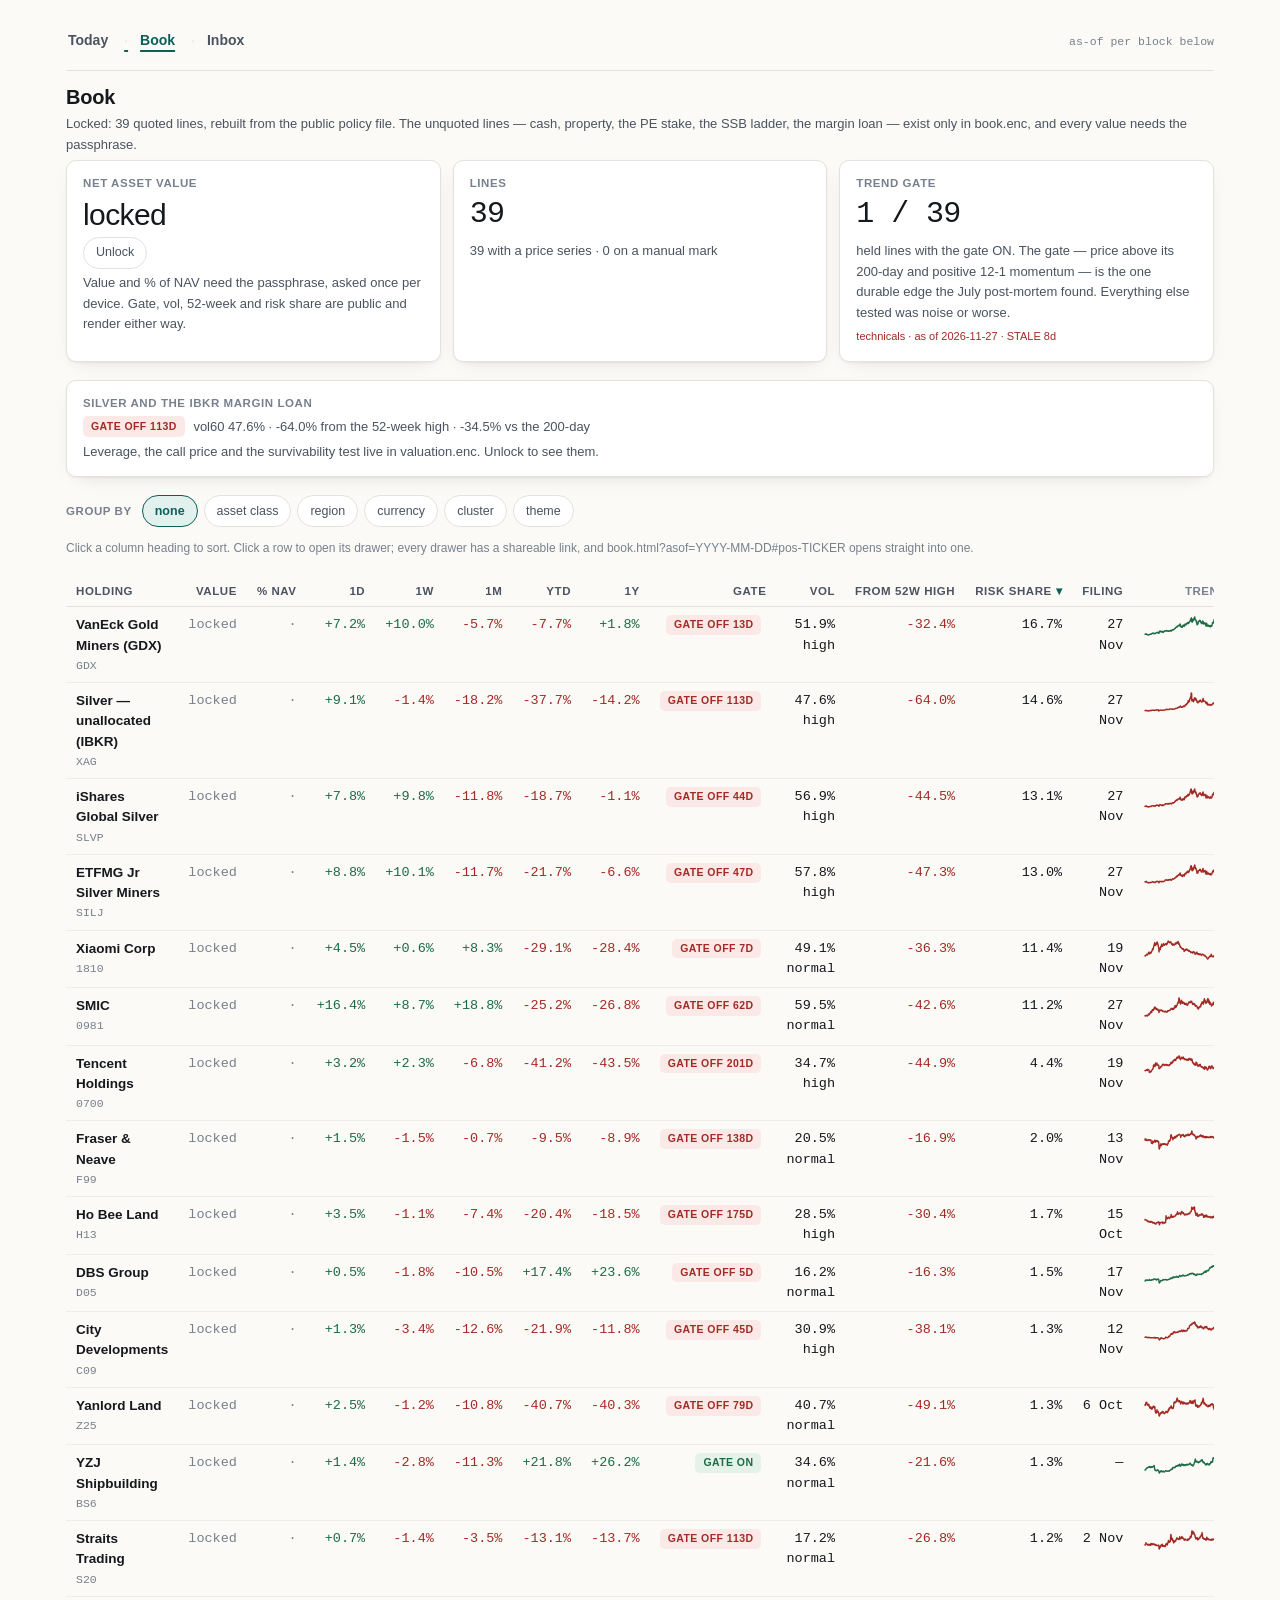
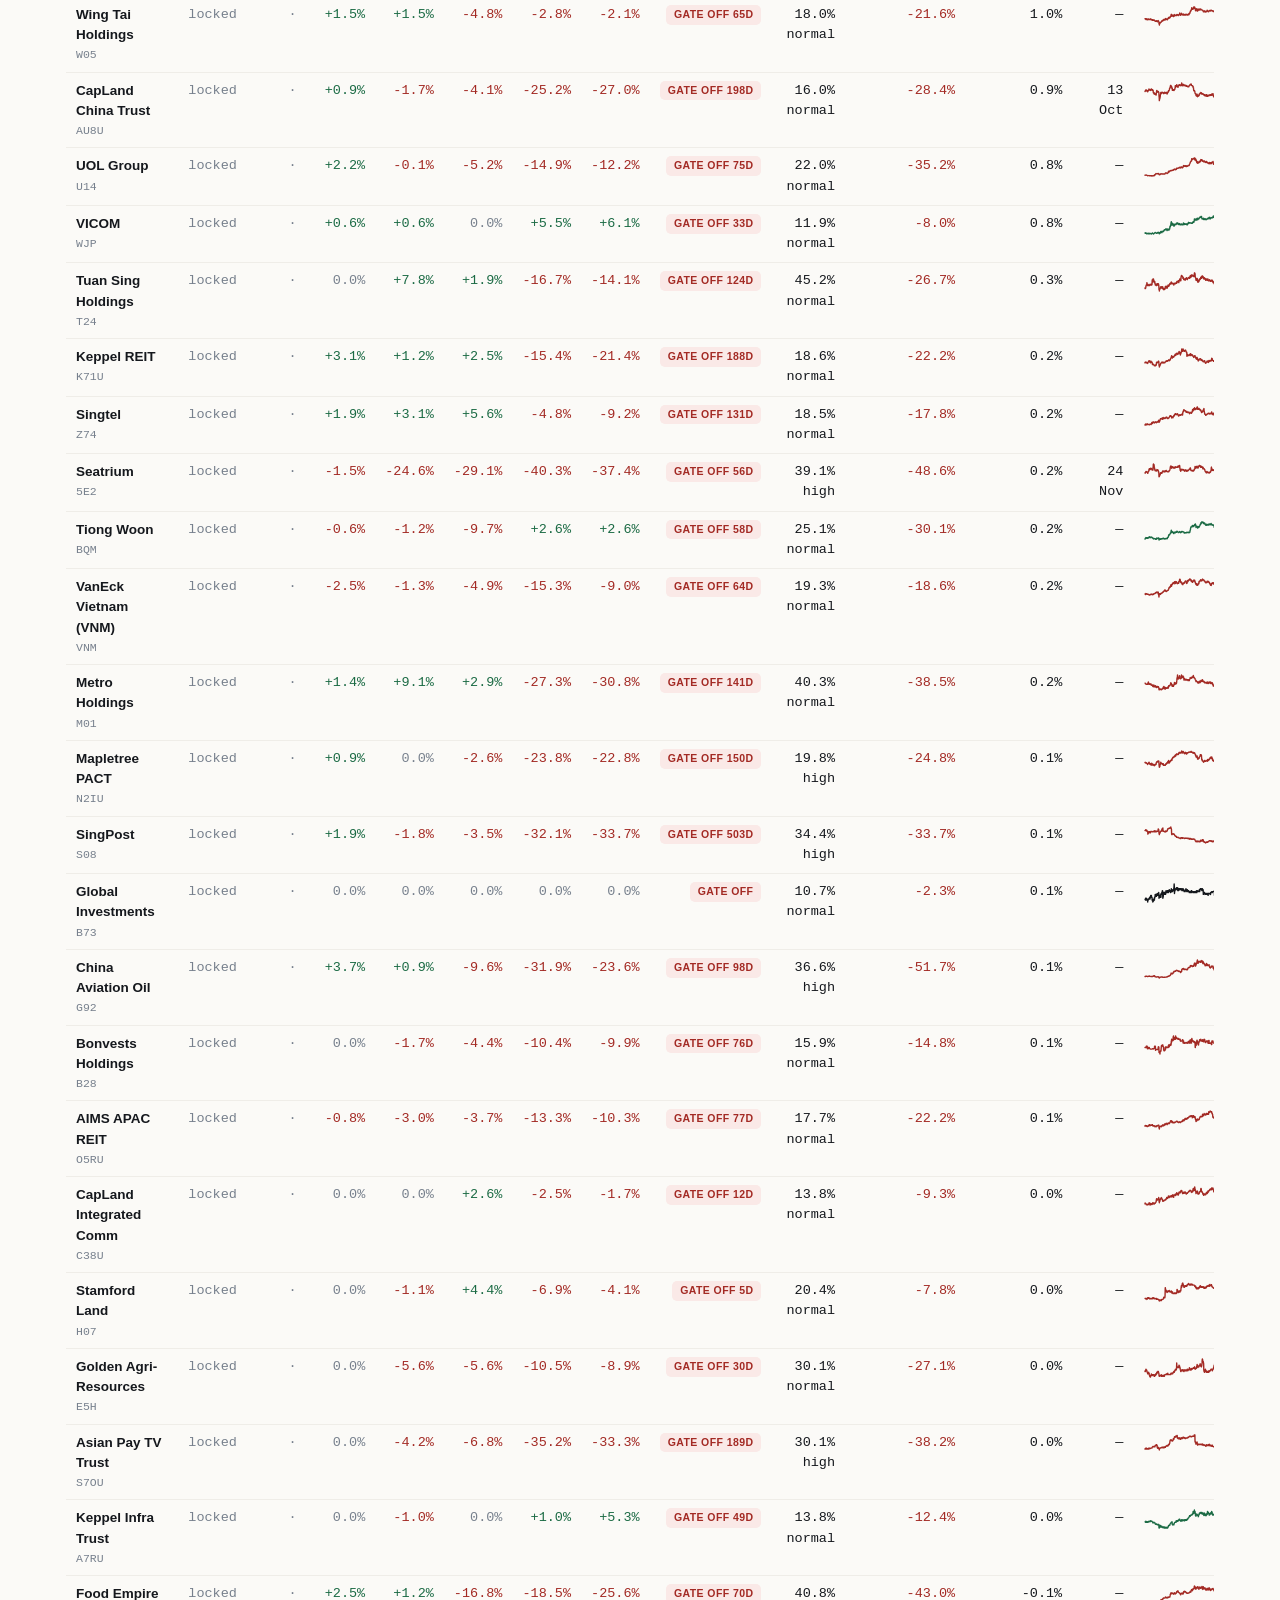
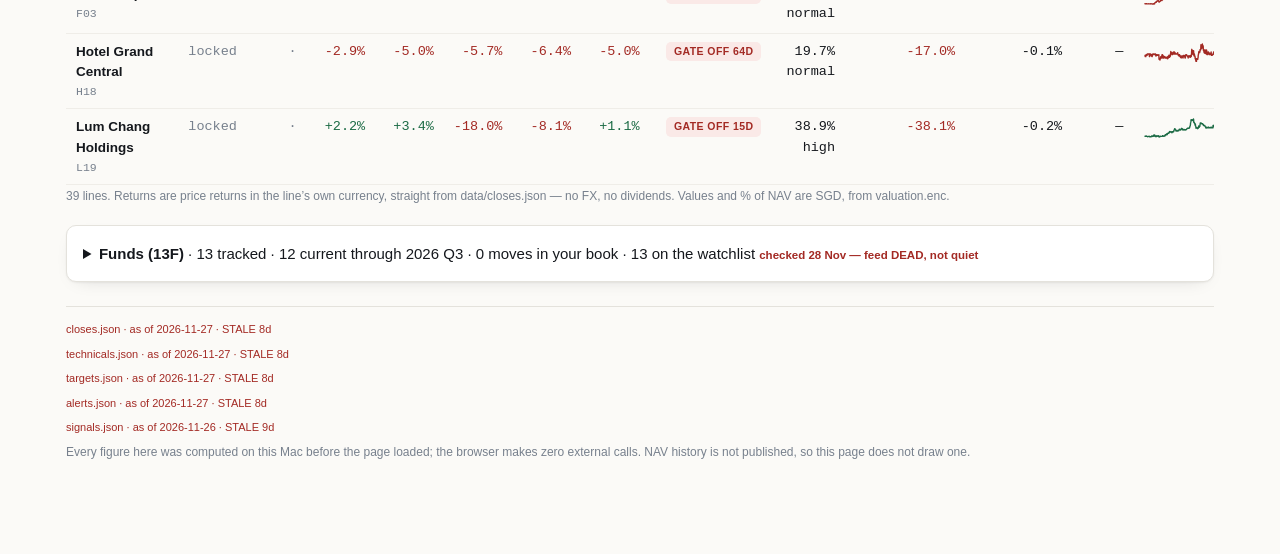
<file: book.html>
<!doctype html>
<html lang="en"><head>
<meta charset="utf-8"><meta name="viewport" content="width=device-width,initial-scale=1">
<meta name="robots" content="noindex,nofollow">
<title>Book — Portfolio Command Center</title>
<link rel="stylesheet" href="pcc.css">
<!--
  book.html — the Mac surface of the 11 Sep 2026 redesign (phase 5, section D). One row per
  holding, a drawer per position, and nothing else.

  Why it exists: the 08:15 brief answers "what should I do this morning" in three minutes on a
  phone. It cannot answer "why did X move". index.html's answer to that was fourteen tabs over a
  holdings array with every number recomputed in the browser from eight Yahoo calls on page load —
  the same load-time-fetch habit that once put a fabricated price in front of the owner. So this
  page fetches NOTHING off-origin: every figure was computed on the Mac by valuate.js,
  technicals.js, targets.js and closes.js, carries its own as-of, and reaches the DOM through
  textContent.

  The join is the whole trick, and it is a known trap: valuation lines carry `t` and `id` but NOT
  `yf`; technicals and closes are keyed by the YAHOO symbol; targets is keyed by `t`. So the chain
  is book.enc(id → yf) × valuation.enc(id) × technicals.json(yf) × closes.json(yf) × targets.json(t).
  Join on ticker instead and eleven cash accounts collapse into one row.

  Twenty of the fifty-nine lines have no price series at all — eleven cash accounts, three
  properties, the PE stake, the fund, the SSB ladder, the margin loan, two penny stubs — and one
  quoted line (L46) had no completed bar in the spine. Those rows say "manual mark" and show the
  mark's age. They never show a return, because a return computed off a mark that has not moved
  since June is a lie with a decimal point. Marks over 90 days old wear an amber stamp;
  trust:'low' prices say so on the price.

  Money lives in book.enc / valuation.enc. Locked, the page still renders: the quoted sleeve comes
  from targets.json — already public, already naming every quoted position — with gate, vol,
  52-week and risk share intact and every value behind Unlock.

  The join lives between the JOIN:BEGIN / JOIN:END markers and is pure (no DOM, no fetch) so it can
  be run under node against the real data files. That is the only way to prove all 59 lines resolve.
-->
<style>
  /* Page-local layout only. Every colour is a pcc.css token; this file defines none of its own.
     `.row` and `.drawer` in pcc.css are flex/block boxes — a <tr> cannot wear them, so the table
     rows use .hrow and the drawer's own contract class sits on the div INSIDE the cell. */
  .book-head{display:flex;flex-wrap:wrap;gap:12px;align-items:stretch;margin:4px 0 12px}
  .book-head .card{flex:1 1 250px;min-width:250px;margin:0}
  .lede{color:var(--ink-2);font-size:13px;margin:4px 0 0;line-height:1.6}
  .k{color:var(--muted);font-size:11.5px;letter-spacing:.05em;text-transform:uppercase;font-weight:600}
  .chips .k{margin-right:4px;align-self:center}
  button.chip{cursor:pointer;font:inherit;font-size:12.5px}
  .note{color:var(--muted);font-size:12px;margin:2px 0 12px;line-height:1.65}
  #tbl{font-size:13.5px} #tbl td{vertical-align:top} #tbl th[data-sort]{cursor:pointer}
  #tbl th:focus-visible{outline:2px solid var(--accent);outline-offset:-2px} #tbl th .dir{color:var(--accent)}
  tr[hidden]{display:none} tr.hrow{cursor:pointer} tr.hrow.open td{background:var(--accent-soft)}
  tr.grp td{background:var(--sunk);font-weight:600;border-bottom:1px solid var(--rule);text-align:left}
  .nm{display:flex;flex-direction:column;gap:1px;min-height:34px;justify-content:center} .nm b{font-weight:600}
  .tk{color:var(--muted);font-size:11.5px;font-family:var(--mono)} .soft{color:var(--muted)}
  .mcell{text-align:left!important;color:var(--muted);font-style:italic}
  .amber{background:var(--warn-soft);color:var(--warn);border-radius:4px;padding:0 5px;font-size:11px;font-weight:600;font-style:normal}
  td.dr{padding:0 10px 14px!important;background:var(--sunk);text-align:left}
  /* The drawer lives in a cell of a 14-column table inside .scroll, so it inherits the TABLE's
     width. On a narrow window that pushed the numbers off the right edge, reachable only by
     scrolling the table sideways. Pin it to the scroller's left edge and size it to the window. */
  td.dr > .drawer{position:sticky;left:0;box-sizing:border-box;width:calc(100vw - 48px);max-width:1148px}
  .dw{display:grid;grid-template-columns:minmax(340px,1.7fr) minmax(250px,1fr);gap:10px 24px}
  .dw h3{font-size:13px;margin:10px 0 6px;letter-spacing:-.01em} .dw h3:first-child{margin-top:0}
  .dw dl{display:grid;grid-template-columns:auto 1fr;gap:3px 12px;margin:0;font-size:12.5px}
  .dw dt{color:var(--muted)} .dw a{color:var(--accent)}
  .dw dd{margin:0;text-align:right;font-variant-numeric:tabular-nums;font-family:var(--mono);overflow-wrap:anywhere}
  .dw ul{margin:0;padding:0;list-style:none;font-size:12.5px}
  .dw li{padding:4px 0;border-bottom:1px solid var(--rule-2)}
  .chartbox{background:var(--surface);border:1px solid var(--rule);border-radius:8px;padding:8px}
  .legend{color:var(--muted);font-size:11.5px;margin:6px 0 0;line-height:1.6}
  .foot{margin-top:24px;color:var(--muted);font-size:12px;line-height:1.8;border-top:1px solid var(--rule);padding-top:12px}
  .foot div{margin-bottom:3px}
  .bootfail{color:var(--bad);font-size:13px;margin:16px 0;line-height:1.6}
  @media(max-width:900px){.dw{grid-template-columns:1fr}}
  @media(max-width:520px){button.chip{min-height:40px}.nm{min-height:40px}}
</style>
</head>
<body>
<div class="wrap wide">
  <div id="navbar"></div>
  <div id="asofbanner"></div>

  <section id="sec-head">
    <h1>Book</h1>
    <p class="lede" id="lede">One row per holding. Click a row for the two-year chart, the filings and the mark behind it.</p>
    <div class="book-head" id="headcards"></div>
  </section>

  <section id="sec-silver"></section>

  <section id="sec-group">
    <div class="chips" id="grpchips"><span class="k">Group by</span></div>
    <p class="note" id="grpnote"></p>
  </section>

  <section id="sec-table">
    <div id="tblerr"></div>
    <div class="scroll"><table id="tbl"><thead><tr id="thead"></tr></thead><tbody id="tbody"></tbody></table></div>
    <p class="note" id="tblnote"></p>
  </section>

  <section id="sec-funds"></section>
  <section id="sec-foot"><div class="foot" id="foot"></div></section>
</div>

<script src="common.js"></script>
<script src="funds.js"></script>

<script id="book-core">
/* PURE. No DOM, no fetch. The join and the two series transforms live here so a node harness can
   run them against the real data/*.json and prove every line resolves. */
window.BOOK = (function () {
  'use strict';
  var P = window.PCC || {};

  /* JOIN:BEGIN */
  function sliceTo(series, asOf) {
    if (!asOf) return series || [];
    var out = [], i, s = series || [];
    for (i = 0; i < s.length; i++) { if (s[i].d <= asOf) out.push(s[i]); }
    return out;
  }
  function lastClose(series) {
    for (var i = (series || []).length - 1; i >= 0; i--) { if (series[i].c != null) return series[i]; }
    return null;
  }
  // YTD is a calendar question, not a session count, so it cannot come from retPct(): the base is
  // the last close of the previous year, whatever session that happened to be.
  function ytdPct(series) {
    var end = lastClose(series); if (!end) return null;
    var jan = String(end.d).slice(0, 4) + '-01-01', base = null, i;
    for (i = 0; i < series.length; i++) {
      if (series[i].d >= jan) break;
      if (series[i].c != null) base = series[i];
    }
    if (!base || !base.c) return null;
    return (end.c / base.c - 1) * 100;
  }
  // The 200-day average, aligned one-to-one with the series so PCC.chart can overlay it (chart
  // spreads an overlay across the full width by INDEX, so a short overlay would be drawn stretched
  // and wrong). Before 200 sessions exist the window is shorter and `full` is false — the legend
  // says so, and the gate bands below refuse to use those points.
  function sma200Series(series) {
    var out = [], win = [], sum = 0, i, c, s = series || [];
    for (i = 0; i < s.length; i++) {
      c = s[i].c;
      if (c != null) { win.push(c); sum += c; if (win.length > 200) sum -= win.shift(); }
      out.push({ d: s[i].d, c: win.length ? sum / win.length : null, full: win.length === 200 });
    }
    return out;
  }
  // Gate-OFF spans for the chart's shading. technicals.js turns the gate OFF after 5 consecutive
  // closes below the 200-day (policy.trend.offAfterConsecutiveClosesBelow). The ON leg also needs
  // positive 12-1 momentum, which cannot be reconstructed for the first year of a two-year window,
  // so these bands are the OFF RULE exactly and the legend says that rather than implying the gate.
  function gateOffBands(series, smaS, hyst) {
    var h = hyst || 5, bands = [], run = 0, start = null, i, c, m, s = series || [];
    for (i = 0; i < s.length; i++) {
      m = smaS[i];
      c = s[i].c;
      if (c == null || !m || !m.full || m.c == null) { run = 0; continue; }
      if (c < m.c) { run++; if (run === h) start = s[i - h + 1].d; }
      else { if (start) { bands.push({ from: start, to: s[i - 1].d, kind: 'off' }); start = null; } run = 0; }
    }
    if (start) bands.push({ from: start, to: s[s.length - 1].d, kind: 'off' });
    return bands;
  }
  // Yahoo symbol lookup built from the PUBLIC files. Used only on the locked path, where the book
  // (and therefore `yf`) is not available: the symbol is recovered from technicals/closes keys, it
  // is never guessed by bolting an exchange suffix onto a ticker.
  function symbolIndex(tech, closes) {
    var idx = {}, k;
    var put = function (key, v) { if (key && idx[key] == null) idx[key] = v; };
    var SUF = /\.(SI|HK|AX|KS|T)$/;
    for (k in (tech && tech.instruments) || {}) { put(k, k); put(k.replace(SUF, ''), k); }
    for (k in (closes && closes.instruments) || {}) { put(k, k); put(k.replace(SUF, ''), k); }
    if (!idx.XAG && idx['SI=F']) idx.XAG = idx['SI=F'];   // silver spot rides the futures series
    return idx;
  }
  // book may be null (locked): the quoted sleeve is then rebuilt from targets.json. The unquoted
  // lines do not exist in any public file and the page says so rather than inventing them.
  function joinRows(book, val, tech, tgt, closes, opts) {
    opts = opts || {};
    var asOf = opts.asOf || null;
    var lines = {}, i, L, vlines = (val && val.lines) || [];
    for (i = 0; i < vlines.length; i++) { L = vlines[i]; lines[L.id] = L; }
    var staleWhy = {};
    ((val && val.stale) || []).forEach(function (s) { staleWhy[s.id] = s.why; });
    var tdiff = {};
    ((tgt && tgt.diff) || []).forEach(function (d) { tdiff[d.t] = d; });
    var clusterOf = {};
    ((tgt && tgt.clusters) || []).forEach(function (c) {
      (c.members || []).forEach(function (m) { clusterOf[m] = c; });
    });
    var ti = (tech && tech.instruments) || {}, sidx = symbolIndex(tech, closes);
    var nav = (val && val.navSGD) || null;

    var src;
    if (book && book.holdings && book.holdings.length) {
      src = book.holdings.slice();
    } else {
      src = ((tgt && tgt.diff) || []).map(function (d, k) {
        return { id: 'tgt-' + k, n: d.n, t: d.t, yf: sidx[d.t] || null, ac: null, region: null,
          cur: null, qty: null, valued: 'live', publicOnly: true };
      });
    }

    var dupes = {}, rows = [];
    src.forEach(function (h) { dupes[h.t] = (dupes[h.t] || 0) + 1; });
    src.forEach(function (h) {
      var line = lines[h.id] || null;
      var yf = h.yf || (h.t ? sidx[h.t] : null) || null;
      var t = (yf && ti[yf]) || null;
      var series = yf ? sliceTo(P.closesFor(closes, yf), asOf) : [];
      var quoted = series.length > 1;
      var end = lastClose(series);
      var d = tdiff[h.t] || null, cl = clusterOf[h.t] || null;
      var mark = h.mark || null;
      var manual = h.valued === 'manual' || (line && line.source === 'manual');
      var markAsOf = (line && line.markAsOf) || (mark && mark.asOf) || null;
      var markAge = (line && line.markAgeDays != null) ? line.markAgeDays
        : (markAsOf && P.ageDays ? P.ageDays(markAsOf) : null);
      rows.push({
        id: h.id, t: h.t, n: h.n, yf: yf,
        ac: h.ac || (line && line.ac) || null, region: h.region || null,
        cur: h.cur || (line && line.cur) || null,
        qty: h.qty != null ? h.qty : (line ? line.qty : null),
        valued: h.valued, publicOnly: !!h.publicOnly,
        // eleven lines share the ticker CASH and three share PROP, so the anchor falls back to the
        // id. Every quoted position keeps the spec's plain `pos-<T>`.
        anchor: 'pos-' + h.t + (dupes[h.t] > 1 ? '-' + h.id : ''),
        valueSGD: line ? line.valueSGD : null,
        pctNav: (line && nav) ? (line.valueSGD / nav) * 100 : null,
        dayChgSGD: line ? line.dayChgSGD : null,
        price: line ? line.price : null, priceAsOf: line ? line.priceAsOf : null,
        fx: line ? line.fx : null, native: line ? line.native : null,
        source: line ? line.source : (h.publicOnly ? 'targets.json (public)' : null),
        trust: (line && line.trust) || (t && t.trust) || null,
        markAsOf: markAsOf, markAgeDays: markAge, markSource: mark ? mark.source : null,
        staleWhy: staleWhy[h.id] || null,
        manual: !!manual, quoted: quoted,
        tech: t, series: series, close: end ? end.c : null, closeAsOf: end ? end.d : null,
        gateOn: t ? t.gate.on : (d ? d.gateOn : null),
        vol60: t ? t.vol60 : (d ? d.vol60 : null),
        vol20: t ? t.vol20 : null, volRegime: t ? t.volRegime : null,
        high52w: t ? t.high52w : null, low52w: t ? t.low52w : null, dd52wPct: t ? t.dd52wPct : null,
        r1d: quoted ? P.retPct(series, 1) : null,
        r1w: quoted ? P.retPct(series, 5) : null,
        r1m: quoted ? P.retPct(series, 21) : null,
        rytd: quoted ? ytdPct(series) : null,
        r1y: quoted ? P.retPct(series, 252) : null,
        target: d ? d.target : null, actual: d ? d.actual : null, delta: d ? d.delta : null,
        riskShare: d ? d.riskShareActual : null, cluster: cl
      });
    });
    return rows;
  }
  // alerts.json is keyed by EDGAR ticker; the book's SGX and HKEX codes never appear there and the
  // US lines are ETFs that file no Form 4. The drawer says that out loud instead of showing "0".
  function filingsFor(row, alerts, signals) {
    var keys = {}, out = [], SUF = /\.(SI|HK|AX|KS|T)$/;
    if (row.t) keys[String(row.t).toUpperCase()] = 1;
    if (row.yf) keys[String(row.yf).replace(SUF, '').toUpperCase()] = 1;
    var iso = function (v) { return String(v || '').replace(/^(\d{4})(\d{2})(\d{2})$/, '$1-$2-$3').slice(0, 10); };
    ((alerts && alerts.alerts) || []).forEach(function (a) {
      if (a.ticker && keys[String(a.ticker).toUpperCase()]) {
        out.push({ date: iso(a.date), kind: a.family || 'alert', text: a.headline, url: a.url, id: a.id });
      }
    });
    ((signals && signals.form4) || []).forEach(function (f) {
      var tk = f.issuer && f.issuer.ticker;
      if (tk && keys[String(tk).toUpperCase()]) {
        out.push({ date: iso(f.filed), kind: 'Form 4', text: (f.issuer.name || tk) + ' — Form 4', url: f.url, id: f.id });
      }
    });
    ((signals && signals.sc13) || []).forEach(function (f) {
      var tk = f.issuer && f.issuer.ticker;
      if (tk && keys[String(tk).toUpperCase()]) {
        out.push({ date: iso(f.filed), kind: f.form || '13D/G', text: (f.issuer.name || tk) + ' — ' + (f.form || '13D/G'), url: f.url, id: f.id });
      }
    });
    out.sort(function (a, b) { return a.date < b.date ? 1 : a.date > b.date ? -1 : 0; });
    return out;
  }
  // Phase 8 (20 Sep 2026): which themes name this line among their own EDGAR filers. The spec asked
  // for the join to be made on CIK, and the CIK is what the answer QUOTES — but data/book.json
  // carries no CIK on any of its 59 holdings, so the only key that exists on both sides is the
  // ticker EDGAR's display_names carry. The match is therefore ticker → filersNewest[].ticker and
  // the matched filer's cik is printed so the claim can be checked against EDGAR by hand. Saying
  // the join was made on CIK when it was made on a ticker would be exactly the small lie this page
  // exists to avoid. A theme's stage is the discovery ladder; crowding is a separate axis.
  function themesFor(row, themes) {
    var keys = {}, out = [], SUF = /\.(SI|HK|AX|KS|T)$/;
    if (row.t) keys[String(row.t).toUpperCase()] = 1;
    if (row.yf) keys[String(row.yf).replace(SUF, '').toUpperCase()] = 1;
    ((themes && themes.themes) || []).forEach(function (th) {
      var hits = ((th && th.filersNewest) || []).filter(function (f) { return f && f.ticker && keys[String(f.ticker).toUpperCase()]; });
      if (hits.length) out.push({ term: th.term, stage: th.stage, candidateOn: th.candidateOn || null,
        crowding: (th.crowding && th.crowding.level) || null, entryWindow: th.entryWindow === true, filers: hits });
    });
    return out;
  }
  /* JOIN:END */

  return { joinRows: joinRows, filingsFor: filingsFor, themesFor: themesFor, sma200Series: sma200Series,
    gateOffBands: gateOffBands, ytdPct: ytdPct, symbolIndex: symbolIndex, sliceTo: sliceTo };
})();
</script>

<script id="book-view">
(function () {
  'use strict';
  var P = window.PCC || {}, B = window.BOOK || {};

  // ── contract guard ──────────────────────────────────────────────────────
  // This page is built on the phase-5 PCC surface (spec §B). If common.js has not been extended,
  // say which piece is missing rather than rendering a blank page with a console error.
  var NEED = ['load', 'loadAll', 'priv', 'locked', 'unlock', 'money', 'pct', 'num', 'dateShort',
    'dateLong', 'ago', 'el', 'closesFor', 'retPct', 'spark', 'chart', 'nav', 'asof', 'asofBanner',
    'deepLink', 'hash', 'gateLabel', 'err', 'stampHTML', 'sgtToday', 'ageDays'];
  var missing = NEED.filter(function (k) { return typeof P[k] !== 'function'; });
  if (missing.length) {
    var fail = document.createElement('p');
    fail.className = 'bootfail';
    fail.textContent = 'book.html needs the phase-5 common.js (spec §B). Missing from window.PCC: '
      + missing.join(', ') + '. Nothing is rendered rather than rendered wrong.';
    document.getElementById('sec-head').appendChild(fail);
    return;
  }

  var E = P.el, $ = function (s) { return document.querySelector(s); };
  // [sort key, heading]. Every column sorts except the sparkline, which has nothing to sort ON.
  var COLS = [['nm', 'Holding'], ['val', 'Value'], ['nav', '% NAV'], ['r1d', '1D'], ['r1w', '1W'],
    ['r1m', '1M'], ['rytd', 'YTD'], ['r1y', '1Y'], ['gate', 'Gate'], ['vol', 'Vol'],
    ['dd', 'From 52w high'], ['risk', 'Risk share'], ['fil', 'Filing'], ['spk', 'Trend', false]
  ].map(function (c) { return { label: c[1], sort: c[2] === false ? null : c[0] }; });
  var NCOL = COLS.length;
  var GROUPS = [
    { key: 'none', label: 'none' }, { key: 'ac', label: 'asset class' },
    { key: 'region', label: 'region' }, { key: 'cur', label: 'currency' },
    { key: 'cluster', label: 'cluster' }, { key: 'theme', label: 'theme' }
  ];
  var S = { rows: [], grp: 'none', sort: 'val', dir: -1, sortTouched: false, locked: true, open: {},
    book: null, val: null, tech: null, tgt: null, closes: null, alerts: null, signals: null, man: null,
    dd: null };   // drawdown.enc (phase 9) — PRIVATE like valuation.enc; its plaintext carries navSGD and a valueSGD per line

  function groupOf(row) {
    if (S.grp === 'none') return null;
    if (S.grp === 'cluster') return row.cluster ? row.cluster.name : 'no cluster — unquoted or unmodelled';
    // `theme` is the book's own `ac` field (spec §D). There is no separate theme taxonomy on disk
    // and inventing one would be a label with no source, so the two chips agree by construction.
    var k = S.grp === 'theme' ? 'ac' : S.grp;
    if (row[k]) return row[k];
    // Asset class, region and currency are attributes of the BOOK, and targets.json does not carry
    // them — so on the locked path they are genuinely unknown rather than "unclassified".
    return row.publicOnly ? 'not in the public file — unlock to group by this' : 'unclassified';
  }
  function sortVal(row, key) {
    switch (key) {
      case 'nm': return String(row.n || row.t || '').toLowerCase();
      case 'val': return row.valueSGD;
      case 'nav': return row.pctNav;
      case 'gate': return row.gateOn === true ? 2 : row.gateOn === false ? 0 : 1;
      case 'vol': return row.vol60;
      case 'dd': return row.dd52wPct;
      case 'risk': return row.riskShare;
      case 'fil': return row.filings && row.filings.length ? row.filings[0].date : null;
      default: return row[key];
    }
  }

  // ── cells ───────────────────────────────────────────────────────────────
  function retCell(v) {
    var td = E('td', { class: 'num' });
    if (v == null) { td.appendChild(E('span', { class: 'soft', text: '—' })); return td; }
    td.appendChild(E('span', { class: v > 0 ? 'up' : v < 0 ? 'down' : 'flatnum',
      text: P.pct(v, { dp: 1, sign: true }) }));
    return td;
  }
  function stampInto(node, asOf, cadence, what) {
    // stampHTML builds its markup from this file's own literals plus an ISO date. No fetched text
    // goes through it; every value on this page uses PCC.el's `text`.
    node.innerHTML = P.stampHTML(asOf, cadence, what);
    return node;
  }
  // PCC.gateLabel answers for the two boolean states. technicals.js also emits 'pending-off' — below
  // the 200-day but not yet through the 5-close hysteresis — and gateLabel renders that as 'gate —',
  // which reads like missing data rather than like a state. Name it.
  function gatePill(row) {
    var gt = row.tech && row.tech.gate;
    if (gt && typeof gt.on !== 'boolean' && gt.on != null) {
      return E('span', { class: 'pill warn',
        text: 'gate ' + String(gt.on) + (gt.belowStreak ? ' ' + gt.belowStreak + 'd' : '') });
    }
    if (row.tech) { var g = P.gateLabel(row.tech); return E('span', { class: 'pill ' + g.cls, text: g.text }); }
    if (row.gateOn == null) return E('span', { class: 'pill flat', text: 'no series' });
    return E('span', { class: 'pill ' + (row.gateOn ? 'good' : 'bad'), text: row.gateOn ? 'gate ON' : 'gate OFF' });
  }
  function markNote(row) {
    var span = E('span', {});
    if (row.markAgeDays != null && row.markAgeDays > 90) {
      span.appendChild(E('span', { class: 'amber', text: 'mark ' + row.markAgeDays + 'd old' }));
    } else if (row.markAsOf) {
      span.appendChild(E('span', { class: 'tk', text: 'marked ' + P.dateShort(row.markAsOf) }));
    } else {
      span.appendChild(E('span', { class: 'tk', text: 'no mark date' }));
    }
    return span;
  }

  function headRow() {
    var tr = $('#thead'); tr.textContent = '';
    COLS.forEach(function (c) {
      var th = E('th', { text: c.label });
      if (c.sort) {
        th.tabIndex = 0;
        th.setAttribute('role', 'columnheader');
        th.setAttribute('data-sort', c.sort);
        th.setAttribute('aria-sort', S.sort === c.sort ? (S.dir < 0 ? 'descending' : 'ascending') : 'none');
        if (S.sort === c.sort) th.appendChild(E('span', { class: 'dir', text: S.dir < 0 ? ' ▾' : ' ▴' }));
      }
      tr.appendChild(th);
    });
  }

  function holdingRow(row) {
    var tr = E('tr', { class: S.open[row.anchor] ? 'hrow open' : 'hrow' });
    tr.id = 'row-' + row.anchor;
    tr.setAttribute('data-anchor', row.anchor);
    tr.setAttribute('aria-expanded', S.open[row.anchor] ? 'true' : 'false');
    tr.setAttribute('aria-controls', row.anchor);

    tr.appendChild(E('td', {}, [E('div', { class: 'nm' }, [
      E('b', { text: row.n || row.t || '—' }),
      E('span', { class: 'tk', text: [row.t, row.cur, row.ac].filter(Boolean).join(' · ') })
    ])]));

    if (S.locked) {
      tr.appendChild(E('td', { class: 'num soft', text: 'locked' }));
      tr.appendChild(E('td', { class: 'num soft', text: '·' }));
    } else {
      tr.appendChild(E('td', { class: 'num', text: row.valueSGD == null ? '—' : P.money(row.valueSGD, { cur: 'SGD', dp: 0 }) }));
      tr.appendChild(E('td', { class: 'num', text: row.pctNav == null ? '—' : P.pct(row.pctNav, { dp: 2, sign: false }) }));
    }

    if (row.quoted) {
      tr.appendChild(retCell(row.r1d));
      tr.appendChild(retCell(row.r1w));
      tr.appendChild(retCell(row.r1m));
      tr.appendChild(retCell(row.rytd));
      tr.appendChild(retCell(row.r1y));
    } else {
      var man = E('td', { class: 'mcell' }, [E('span', {
        text: row.manual ? 'manual mark · ' : 'no price series · ' })]);
      man.colSpan = 5;
      man.appendChild(markNote(row));
      tr.appendChild(man);
    }

    tr.appendChild(E('td', {}, [gatePill(row)]));
    tr.appendChild(E('td', { class: 'num', text: row.vol60 == null ? '—'
      : P.num(row.vol60, 1) + '%' + (row.volRegime ? ' ' + row.volRegime : '') }));
    tr.appendChild(retCell(row.dd52wPct));
    tr.appendChild(E('td', { class: 'num', text: row.riskShare == null ? '—' : P.pct(row.riskShare * 100, { dp: 1, sign: false }) }));

    var f = row.filings && row.filings[0];
    tr.appendChild(E('td', { class: 'num', text: f ? P.dateShort(f.date) : '—' }));

    var spk = E('td', { class: row.r1y > 0 ? 'up' : row.r1y < 0 ? 'down' : '' });
    if (row.quoted) spk.innerHTML = P.spark(row.series, { w: 84, h: 22 });
    else spk.appendChild(E('span', { class: 'soft', text: '—' }));
    tr.appendChild(spk);
    return tr;
  }

  function drawerRow(row) {
    var tr = E('tr', { class: 'drawer-tr' });
    tr.id = row.anchor;
    if (!S.open[row.anchor]) tr.hidden = true;
    var td = E('td', { class: 'dr' });
    td.colSpan = NCOL;
    tr.appendChild(td);
    if (S.open[row.anchor]) fillDrawer(td, row);
    return tr;
  }

  function fillDrawer(td, row) {
    if (td.getAttribute('data-filled') === '1') return;
    td.setAttribute('data-filled', '1');
    var wrap = E('div', { class: 'drawer open' });
    var grid = E('div', { class: 'dw' });

    // ── left: the two-year chart and the filings ──
    var left = E('div', {});
    left.appendChild(E('h3', { text: 'Two years of closes' }));
    if (row.quoted && row.series.length > 2) {
      var smaS = B.sma200Series(row.series);
      var hyst = (S.tech && S.tech.gate && S.tech.gate.hysteresis) || 5;
      var bands = B.gateOffBands(row.series, smaS, hyst);
      var box = E('div', { class: 'chartbox' });
      box.innerHTML = P.chart(row.series, { w: 820, h: 190, overlay: smaS, bands: bands, label: true });
      left.appendChild(box);
      var firstFull = smaS.filter(function (p) { return p.full; })[0];
      left.appendChild(E('p', { class: 'legend', text:
        'Close, with the 200-day average dashed over it. Shading is five or more consecutive closes '
        + 'below the 200-day — the gate’s OFF rule. The ON leg also needs positive 12-1 momentum, '
        + 'which cannot be reconstructed for the first year of a two-year window, so the shading is '
        + 'the OFF rule only. ' + bands.length + ' such span' + (bands.length === 1 ? '' : 's') + ' in the window'
        + (firstFull ? '; the average uses a full 200 sessions from ' + firstFull.d + ' and a shorter window before that' : '')
        + '. Series: ' + row.series[0].d + ' to ' + row.series[row.series.length - 1].d + ', ' + row.series.length + ' sessions.' }));
    } else {
      left.appendChild(P.err(row.manual
        ? 'No price series for this line — it is a manual mark, not a quote, so there is nothing to chart.'
        : 'This line is priced from a quote, but it has no series in closes.json'
          + (row.yf ? ' for ' + row.yf : ' (no Yahoo symbol on the holding)')
          + ', so there is nothing to chart. ' + (row.staleWhy || 'The price spine reported no completed bars for it.')));
    }

    left.appendChild(E('h3', { text: 'Filings' }));
    var ul = E('ul', {});
    var fl = row.filings || [];
    if (!fl.length) {
      ul.appendChild(E('li', { class: 'soft', text:
        'No filings joined to this line. The US holdings are ETFs and file no Form 4. HKEX: covered since 19 Sep 2026 — 0700, 0981 and 1810 are read daily from HKEX’s own disclosure-of-interests notices and any that exist appear in this list, with the filing linked on the Inbox row; a week with no HK notice is normal. '
        + 'SGX, 31 lines: no mechanical route. The exchange’s announcements API has required authentication since Sep 2026, and a scraped key or a third-party mirror is not acceptable here. Subscribe to SGXNet’s own email alerts and the reply reader can parse them (decision 7). '
        + 'Absence of a filing is not evidence of nothing happening.' }));
    } else {
      fl.slice(0, 8).forEach(function (f) {
        var li = E('li', {}, [E('span', { class: 'tk', text: f.date + ' · ' + f.kind + ' · ' })]);
        li.appendChild(E('span', { text: f.text || '' }));
        if (f.url && /^https:\/\/www\.sec\.gov\//.test(f.url)) {
          li.appendChild(E('span', { text: ' · ' }));
          li.appendChild(E('a', { href: f.url, target: '_blank', rel: 'noopener', text: 'filing' }));
        }
        if (f.id) {
          li.appendChild(E('span', { text: ' · ' }));
          li.appendChild(E('a', { href: P.deepLink('inbox', 'a-' + f.id, P.asof()), text: 'in the inbox' }));
        }
        ul.appendChild(li);
      });
      if (fl.length > 8) ul.appendChild(E('li', { class: 'soft', text: (fl.length - 8) + ' older filings — the full log is the Inbox.' }));
    }
    left.appendChild(ul);
    // Phase 8: the theme radar's filer lists, joined to this line. A count of filings that named a
    // phrase — never a view on the position, and never a reason to do anything with it.
    var tmatch = B.themesFor(row, S.themes);
    if (tmatch.length || (S.themes && row.quoted)) {
      left.appendChild(E('h3', { text: 'Themes' }));
      var tul = E('ul', {});
      tmatch.forEach(function (x) {
        tul.appendChild(E('li', {}, [E('span', { class: 'tk', text: x.term + ' · ' }), E('span', { text:
          'stage ' + x.stage + (x.candidateOn ? ' (first doubled its distinct filers from a base above ten on ' + P.dateShort(x.candidateOn) + ')' : ' — never a Candidate')
          + ' · crowding ' + (x.crowding || '?') + ' · entry window ' + (x.entryWindow ? 'open' : 'closed')
          + ' · this line is in its filer list as ' + x.filers.map(function (f) { return f.ticker + ' (CIK ' + f.cik + ', ' + f.filings + ' filing(s) in the newest quarter)'; }).join(', ')
          + ' — filings that named the phrase, counted; the radar does not size or recommend.' })]));
      });
      if (!tmatch.length) {
        tul.appendChild(E('li', { class: 'soft', text: 'No theme names this line among its filers. The radar carries '
          + (((S.themes && S.themes.themes) || []).map(function (t) { return t.term; }).join(', ') || 'no term')
          + ', matched on ticker because the book carries no CIK. Absence here means this issuer did not file the phrase, not that nothing is happening.' }));
      }
      left.appendChild(tul);
    }
    // Phase 6: which tracked funds' 13F tables carry this ticker, or why 13F cannot see it (funds.js).
    if (window.FUNDS) left.appendChild(window.FUNDS.forPosition(row, S.f13));
    grid.appendChild(left);

    // ── right: range, mark, policy ──
    var right = E('div', {});
    right.appendChild(E('h3', { text: 'Range and regime' }));
    var dl1 = E('dl', {});
    var kv = function (dl, k, v) { dl.appendChild(E('dt', { text: k })); dl.appendChild(E('dd', { text: v })); };
    kv(dl1, '52-week high', row.high52w == null ? '—' : P.num(row.high52w, 2));
    kv(dl1, '52-week low', row.low52w == null ? '—' : P.num(row.low52w, 2));
    kv(dl1, 'from the high', row.dd52wPct == null ? '—' : P.pct(row.dd52wPct, { dp: 1, sign: true }));
    kv(dl1, 'vol 20d / 60d', (row.vol20 == null ? '—' : P.num(row.vol20, 1) + '%') + ' / ' + (row.vol60 == null ? '—' : P.num(row.vol60, 1) + '%'));
    kv(dl1, 'vol regime', row.volRegime || '—');
    if (row.tech) {
      kv(dl1, 'vs the 200-day', P.pct(row.tech.distPct200, { dp: 1, sign: true }));
      kv(dl1, '12-1 momentum', P.pct(row.tech.mom12_1Pct, { dp: 1, sign: true }));
      kv(dl1, 'gate', (row.tech.gate.on === true ? 'ON' : row.tech.gate.on === false ? 'OFF' : String(row.tech.gate.on))
        + (row.tech.gate.belowStreak ? ' · ' + row.tech.gate.belowStreak + ' closes below' : ''));
      kv(dl1, 'last 200-day cross', row.tech.gate.lastCross
        ? P.dateLong(row.tech.gate.lastCross.date) + ' · ' + row.tech.gate.lastCross.dir
        : 'none in the window');
      if ((row.tech.flags || []).length) kv(dl1, 'flags', row.tech.flags.join(', '));
    }
    // Phase 9 (2 Oct 2026): this line's own drawdown, from data/drawdown.enc — decrypted in this
    // browser exactly like valuation.enc, because the plaintext carries navSGD and a valueSGD per
    // position. The 52-week figures above come from technicals.json and are PUBLIC; these three are
    // not, so when the page is locked they say which file they live in rather than showing a dash
    // that reads like zero. peak2y is a 2-YEAR peak and the 52-week high above is a different
    // number — Xiaomi is 58.04% below one and 57.86% below the other, and they are not interchangeable.
    // sigma normalises the session against this name's OWN distribution; it is anomaly detection and
    // NOT a volatility ceiling, which regime.notRules records as tested and harmful here. None of
    // these three figures asks for anything: the ask on a deep thesis fall is a written NOTE.
    var ddp = S.dd && row.yf ? (S.dd.positions || []).filter(function (p) { return p.yf === row.yf; })[0] : null;
    if (ddp) {
      kv(dl1, '2-year peak', (ddp.peak2y && ddp.peak2y.value != null ? P.num(ddp.peak2y.value, 2) : '—')
        + (ddp.peak2y && ddp.peak2y.on ? ' on ' + P.dateLong(ddp.peak2y.on) : ''));
      kv(dl1, 'from the 2y peak', ddp.peak2y && ddp.peak2y.fromPct != null ? P.pct(ddp.peak2y.fromPct, { dp: 2, sign: true }) : '—');
      kv(dl1, 'last session, in sigma', ddp.day && ddp.day.sigma != null
        ? P.num(ddp.day.sigma, 2) + ' sigma (' + P.pct(ddp.day.pct, { dp: 2, sign: true }) + ' on '
          + (ddp.bar && ddp.bar.on ? P.dateLong(ddp.bar.on) : 'an unstamped bar') + ', 1 sigma = '
          + P.num(ddp.day.sigmaPct, 2) + '% on vol60 ' + P.num(ddp.day.vol60, 1) + '%)'
        : 'no completed bar pair, so no sigma');
      kv(dl1, 'size of NAV', ddp.navBp == null ? '—' : P.num(ddp.navBp, 2) + 'bp'
        + (ddp.day && ddp.day.navBp != null ? ' · the session moved net worth ' + P.num(ddp.day.navBp, 2) + 'bp' : ''));
    } else if (S.dd) {
      kv(dl1, 'drawdown', 'this line is not in drawdown.json — ' + (row.yf ? 'no completed close series for ' + row.yf : 'it carries no Yahoo symbol') + ', so it has no 2-year peak or sigma here');
    } else {
      kv(dl1, 'drawdown', 'the 2-year peak, the session in sigma and the bp of NAV are in data/drawdown.enc — unlock to see them');
    }
    right.appendChild(dl1);

    right.appendChild(E('h3', { text: 'The mark' }));
    var dl2 = E('dl', {});
    if (S.locked) {
      kv(dl2, 'value', 'locked');
      kv(dl2, 'source', 'targets.json — the public policy file');
    } else {
      kv(dl2, 'value', row.valueSGD == null ? '—' : P.money(row.valueSGD, { cur: 'SGD', dp: 0 }));
      kv(dl2, '% of NAV', row.pctNav == null ? '—' : P.pct(row.pctNav, { dp: 2, sign: false }));
      kv(dl2, 'day change', row.dayChgSGD == null ? '—' : P.money(row.dayChgSGD, { cur: 'SGD', dp: 0 }));
      if (row.qty != null) kv(dl2, 'quantity', P.num(row.qty, 0));
      if (row.price != null) kv(dl2, 'price', P.num(row.price, 4) + (row.cur ? ' ' + row.cur : ''));
      if (row.native != null) kv(dl2, 'native mark', P.num(row.native, 2) + (row.cur ? ' ' + row.cur : ''));
      if (row.fx != null) kv(dl2, 'fx to SGD', P.num(row.fx, 6));
      kv(dl2, 'valued', row.manual ? 'manual mark' : (row.source || '—'));
    }
    if (row.priceAsOf) kv(dl2, 'price as of', P.dateLong(row.priceAsOf) + ' · ' + P.ago(row.priceAsOf));
    if (row.markAsOf) kv(dl2, 'mark as of', P.dateLong(row.markAsOf) + ' · ' + P.ago(row.markAsOf));
    if (row.markSource) kv(dl2, 'mark source', row.markSource);
    if (row.closeAsOf) kv(dl2, 'last close', P.num(row.close, 4) + ' · ' + P.dateLong(row.closeAsOf));
    if (row.trust === 'low') kv(dl2, 'price trust', 'LOW — the spine flags this series; treat the price as indicative, not a quote');
    if (row.markAgeDays != null && row.markAgeDays > 90) kv(dl2, 'stale', 'the mark is ' + row.markAgeDays + ' days old; the limit is 90');
    if (row.staleWhy) kv(dl2, 'flagged by valuate.js', row.staleWhy);
    right.appendChild(dl2);

    right.appendChild(E('h3', { text: 'Target vs actual' }));
    var dl3 = E('dl', {});
    if (row.target == null && !row.cluster) {
      kv(dl3, 'policy', 'outside the modelled sleeve — weights are of the QUOTED sleeve only; property, the SSB ladder and cash have no return series and are not pretended to');
    } else {
      if (row.actual != null) kv(dl3, 'actual weight', P.pct(row.actual * 100, { dp: 2, sign: false }));
      if (row.target != null) kv(dl3, 'target weight', P.pct(row.target * 100, { dp: 2, sign: false }));
      if (row.delta != null) kv(dl3, 'gap', P.pct(row.delta * 100, { dp: 2, sign: true }));
      if (row.riskShare != null) kv(dl3, 'risk share', P.pct(row.riskShare * 100, { dp: 1, sign: false }));
      if (row.cluster) {
        kv(dl3, 'cluster', row.cluster.name);
        kv(dl3, 'cluster weight', P.pct(row.cluster.actualWeight * 100, { dp: 1, sign: false })
          + ' vs ' + P.pct(row.cluster.targetWeight * 100, { dp: 1, sign: false }) + ' target');
        kv(dl3, 'cluster risk share', P.pct(row.cluster.actualRiskShare * 100, { dp: 1, sign: false })
          + ' vs ' + P.pct(row.cluster.targetRiskShare * 100, { dp: 1, sign: false }) + ' target');
        if (row.cluster.overCapActual) kv(dl3, 'cap', 'OVER the 20% cluster cap');
      }
    }
    right.appendChild(dl3);
    right.appendChild(E('p', { class: 'legend', text:
      'Targets are published in SHADOW: diffed daily, no action asked, ratification is the owner’s.' }));
    var link = E('p', { class: 'legend' });
    link.appendChild(E('a', { href: P.deepLink('book', row.anchor, P.asof()), text: 'link to this position' }));
    right.appendChild(link);
    grid.appendChild(right);

    wrap.appendChild(grid);
    td.appendChild(wrap);
  }

  // ── the table ───────────────────────────────────────────────────────────
  function body() {
    var tb = $('#tbody'); tb.textContent = '';
    var rows = S.rows.slice(), key = S.sort, dir = S.dir;
    var counts = {}, sums = {}, order = [];
    rows.forEach(function (r) {
      var g = groupOf(r); if (g == null) return;
      if (counts[g] == null) { counts[g] = 0; sums[g] = 0; order.push(g); }
      counts[g]++;
      sums[g] += (r.valueSGD || 0);
    });
    // A group is only a group if its rows stay together, so the group is the PRIMARY key and the
    // clicked column sorts within it. Groups themselves run by size of money when there is money to
    // sort by, alphabetically when locked, with the leftover bucket last either way.
    var anyValue = order.some(function (g) { return sums[g] !== 0; });
    var leftover = function (g) { return /^no cluster|^unclassified/.test(g) ? 1 : 0; };
    order.sort(function (a, b) {
      if (leftover(a) !== leftover(b)) return leftover(a) - leftover(b);
      if (anyValue) return Math.abs(sums[b]) - Math.abs(sums[a]);
      return a < b ? -1 : a > b ? 1 : 0;
    });
    var rank = {}; order.forEach(function (g, i) { rank[g] = i; });
    var byKey = function (a, b) {
      var x = sortVal(a, key), y = sortVal(b, key);
      if (x == null && y == null) return 0;
      if (x == null) return 1;            // blanks sink whichever way the arrow points
      if (y == null) return -1;
      if (typeof x === 'string' || typeof y === 'string') {
        x = String(x); y = String(y);
        return x < y ? -dir : x > y ? dir : 0;
      }
      return (x - y) * dir;
    };
    rows.sort(function (a, b) {
      if (S.grp !== 'none') {
        var ra = rank[groupOf(a)], rb = rank[groupOf(b)];
        if (ra !== rb) return ra - rb;
      }
      return byKey(a, b);
    });
    var frag = document.createDocumentFragment(), last = null;
    rows.forEach(function (r) {
      var g = groupOf(r);
      if (g !== last) {
        last = g;
        if (g != null) {
          var gr = E('tr', { class: 'grp' });
          var gt = E('td', {});
          gt.colSpan = NCOL;
          gt.appendChild(E('span', { text: g + '  ·  ' + counts[g] + (counts[g] === 1 ? ' line' : ' lines') }));
          if (!S.locked && S.val && S.val.navSGD) {
            gt.appendChild(E('span', { class: 'tk', text: '   ' + P.money(sums[g], { cur: 'SGD', dp: 0 })
              + '  ·  ' + P.pct((sums[g] / S.val.navSGD) * 100, { dp: 2, sign: false }) + ' of NAV' }));
          }
          gr.appendChild(gt);
          frag.appendChild(gr);
        }
      }
      frag.appendChild(holdingRow(r));
      frag.appendChild(drawerRow(r));
    });
    tb.appendChild(frag);
    var note = $('#tblnote');
    note.textContent = rows.length + ' lines. Returns are price returns in the line’s own currency, '
      + 'straight from data/closes.json — no FX, no dividends. Values and % of NAV are SGD, from valuation.enc.';
  }

  function toggle(anchor) {
    var row = null, i;
    for (i = 0; i < S.rows.length; i++) { if (S.rows[i].anchor === anchor) { row = S.rows[i]; break; } }
    if (!row) return;
    var tr = document.getElementById('row-' + anchor), dr = document.getElementById(anchor);
    if (!tr || !dr) return;
    S.open[anchor] = !S.open[anchor];
    dr.hidden = !S.open[anchor];
    tr.setAttribute('class', S.open[anchor] ? 'hrow open' : 'hrow');
    tr.setAttribute('aria-expanded', S.open[anchor] ? 'true' : 'false');
    if (S.open[anchor]) fillDrawer(dr.firstChild, row);
  }

  // ── header ──────────────────────────────────────────────────────────────
  function header() {
    var box = $('#headcards'); box.textContent = '';

    var c1 = E('div', { class: 'card' });
    c1.appendChild(E('div', { class: 'k', text: 'Net asset value' }));
    if (S.locked || !S.val) {
      c1.appendChild(E('div', { class: 'big', text: 'locked' }));
      c1.appendChild(E('button', { type: 'button', class: 'chip', text: 'Unlock',
        onclick: function () { P.unlock().then(function (ok) { if (ok) boot(true); }); } }));
      c1.appendChild(E('p', { class: 'lede', text:
        'Value and % of NAV need the passphrase, asked once per device. Gate, vol, 52-week and risk '
        + 'share are public and render either way.' }));
    } else {
      c1.appendChild(E('div', { class: 'big num', text: P.money(S.val.navSGD, { cur: 'SGD', dp: 0 }) }));
      c1.appendChild(E('div', { class: 'num' }, [E('span', {
        class: S.val.dayChgSGD >= 0 ? 'up' : 'down',
        text: P.money(S.val.dayChgSGD, { cur: 'SGD', dp: 0 }) + '   ' + P.pct(S.val.dayChgPct, { dp: 2, sign: true }) + ' on the day'
      })]));
      c1.appendChild(stampInto(E('div', {}), S.val.asOf, 'daily', 'valuation'));
    }
    box.appendChild(c1);

    var c2 = E('div', { class: 'card' });
    c2.appendChild(E('div', { class: 'k', text: 'Lines' }));
    var quoted = S.rows.filter(function (r) { return r.quoted; }).length;
    c2.appendChild(E('div', { class: 'big num', text: String(S.rows.length) }));
    c2.appendChild(E('p', { class: 'lede', text: quoted + ' with a price series · '
      + (S.rows.length - quoted) + ' on a manual mark' }));
    var staleN = S.rows.filter(function (r) { return r.markAgeDays != null && r.markAgeDays > 90; }).length;
    if (staleN) c2.appendChild(E('p', { class: 'lede', text: staleN + ' mark'
      + (staleN === 1 ? ' is' : 's are') + ' older than 90 days — amber on the row.' }));
    if (S.book && S.book.asOf) c2.appendChild(stampInto(E('div', {}), S.book.asOf, 'manual', 'book'));
    box.appendChild(c2);

    var c3 = E('div', { class: 'card' });
    c3.appendChild(E('div', { class: 'k', text: 'Trend gate' }));
    var on = S.rows.filter(function (r) { return r.gateOn === true; }).length;
    // the denominator is every line that HAS a gate state, including 'pending-off' — dropping the
    // in-between states would quietly flatter the ratio.
    var rated = S.rows.filter(function (r) { return r.gateOn != null; }).length;
    c3.appendChild(E('div', { class: 'big num', text: on + ' / ' + rated }));
    c3.appendChild(E('p', { class: 'lede', text:
      'held lines with the gate ON. The gate — price above its 200-day and positive 12-1 momentum — '
      + 'is the one durable edge the July post-mortem found. Everything else tested was noise or worse.' }));
    if (S.tech) c3.appendChild(stampInto(E('div', {}), S.tech.asOf, 'daily', 'technicals'));
    box.appendChild(c3);
  }

  // The silver and margin-loan line is permanent, not a drawer: it is the position that can end the
  // plan in a fortnight, and it is why valuate.js computes a stressed call price at all.
  function silver() {
    var sec = $('#sec-silver'); sec.textContent = '';
    var card = E('div', { class: 'card' });
    card.appendChild(E('div', { class: 'k', text: 'Silver and the IBKR margin loan' }));
    var s = S.val && S.val.silver;
    if (!s) {
      var pub = S.tech && S.tech.instruments && (S.tech.instruments['SI=F'] || S.tech.instruments.SLV);
      if (pub) {
        var g = P.gateLabel(pub);
        var line = E('p', { class: 'lede' });
        line.appendChild(E('span', { class: 'pill ' + g.cls, text: g.text }));
        line.appendChild(E('span', { text: '   vol60 ' + P.num(pub.vol60, 1) + '% · '
          + P.pct(pub.dd52wPct, { dp: 1, sign: true }) + ' from the 52-week high · '
          + P.pct(pub.distPct200, { dp: 1, sign: true }) + ' vs the 200-day' }));
        card.appendChild(line);
      }
      card.appendChild(E('p', { class: 'lede', text:
        'Leverage, the call price and the survivability test live in valuation.enc. Unlock to see them.' }));
    } else {
      card.appendChild(E('p', { class: 'lede num', text:
        P.money(s.valueSGD, { cur: 'SGD', dp: 0 }) + ' of silver  ·  loan ' + P.money(s.loanSGD, { cur: 'SGD', dp: 0 })
        + '  ·  equity ' + P.money(s.equitySGD, { cur: 'SGD', dp: 0 }) + '  ·  leverage ' + P.num(s.leverage, 2) + '×' }));
      card.appendChild(E('p', { class: 'lede num', text:
        'Call at US$' + P.num(s.callPriceUSD, 2) + ' (' + P.pct(s.distanceToCallPct, { dp: 1, sign: false })
        + ' below spot). At a stressed ' + P.pct(s.maintenanceRateStressed * 100, { dp: 0, sign: false })
        + ' maintenance rate, US$' + P.num(s.callPriceUSDStressed, 2) + ' ('
        + P.pct(s.distanceToCallPctStressed, { dp: 1, sign: false }) + ' below).' }));
      var sv = s.survivability || {};
      var p4 = E('p', { class: 'lede' });
      p4.appendChild(E('span', { class: 'pill ' + (sv.pass ? 'good' : 'bad'),
        text: sv.pass ? 'survivability PASS' : 'survivability FAIL' }));
      p4.appendChild(E('span', { text: '   ' + (sv.rule || '') }));
      card.appendChild(p4);
      if (s.priceTrust === 'low') card.appendChild(E('p', { class: 'lede',
        text: 'Silver price trust is LOW in the spine — treat the mark as indicative.' }));
      if (s.maintenanceRateSource) card.appendChild(E('p', { class: 'lede', text: 'Maintenance rate: ' + s.maintenanceRateSource }));
      if (s.carry && s.carry.loanRateSource) card.appendChild(E('p', { class: 'lede',
        text: 'Loan rate ' + P.pct(s.carry.loanRatePct, { dp: 1, sign: false }) + ' — ' + s.carry.loanRateSource }));
      card.appendChild(stampInto(E('div', {}), s.priceAsOf, 'daily', 'silver mark'));
    }
    sec.appendChild(card);
  }

  // ── chips and notes ─────────────────────────────────────────────────────
  function chips() {
    var box = $('#grpchips');
    while (box.childNodes.length > 1) box.removeChild(box.lastChild);
    GROUPS.forEach(function (g) {
      box.appendChild(E('button', {
        type: 'button', class: 'chip' + (S.grp === g.key ? ' on' : ''), text: g.label,
        'aria-pressed': S.grp === g.key ? 'true' : 'false',
        onclick: function () { S.grp = g.key; chips(); body(); note(); }
      }));
    });
  }
  function note() {
    var n = $('#grpnote');
    if (S.grp === 'cluster') {
      n.textContent = 'Clusters come from targets.json: any two names whose 60-day returns correlate '
        + 'above 0.75 are one position, by correlation rather than by label. Unquoted lines have no cluster.';
    } else if (S.grp === 'theme') {
      n.textContent = 'Theme is the book’s own asset-class field. There is no separate theme taxonomy '
        + 'on disk and inventing one would be a label with no source — for the correlation view, use cluster.';
    } else {
      n.textContent = 'Click a column heading to sort. Click a row to open its drawer; every drawer has a '
        + 'shareable link, and book.html?asof=YYYY-MM-DD#pos-TICKER opens straight into one.';
    }
  }

  function foot() {
    var f = $('#foot'); f.textContent = '';
    var files = (S.man && S.man.files) || {};
    ['closes.json', 'technicals.json', 'targets.json', 'alerts.json', 'signals.json'].forEach(function (p) {
      var d = E('div', {});
      if (files[p] && files[p].asOf) stampInto(d, files[p].asOf, 'daily', p);
      else d.appendChild(E('span', { class: 'stamp', text: p + ' — not in the manifest' }));
      f.appendChild(d);
    });
    f.appendChild(E('div', { text:
      'Every figure here was computed on this Mac before the page loaded; the browser makes zero '
      + 'external calls. NAV history is not published, so this page does not draw one.' }));
  }

  // Phase 6: the Funds (13F) section — EDGAR tables parsed by scripts/13f-scan.js. Public data, so it
  // renders locked. funds.js failing to load must read as a missing section, never as a quiet quarter.
  function funds() {
    var sec = $('#sec-funds'); sec.textContent = '';
    if (!window.FUNDS) { sec.appendChild(P.err('funds.js did not load, so the Funds (13F) section is missing — not empty.')); return; }
    window.FUNDS.render(sec, S.f13, S.rows);
  }

  // ── boot ────────────────────────────────────────────────────────────────
  function openFromHash() {
    var h = String(P.hash() || '').replace(/^#/, '');
    if (!h) return;
    var target = document.getElementById(h);
    if (!target || S.open[h]) return;
    toggle(h);
    try { target.scrollIntoView({ block: 'center' }); } catch (_) { target.scrollIntoView(); }
  }

  function boot(afterUnlock) {
    var bar = $('#navbar');
    if (!bar.firstChild) bar.appendChild(P.nav('book'));
    var banner = P.asofBanner(), slot = $('#asofbanner');
    slot.textContent = '';
    if (banner) slot.appendChild(banner);

    P.loadAll(['closes.json', 'technicals.json', 'targets.json', 'alerts.json', 'signals.json', 'manifest.json', '13f.json', 'themes.json'])
      .then(function (pub) {
        S.closes = pub['closes.json']; S.tech = pub['technicals.json']; S.tgt = pub['targets.json'];
        S.alerts = pub['alerts.json']; S.signals = pub['signals.json']; S.man = pub['manifest.json'];
        S.f13 = pub['13f.json']; S.themes = pub['themes.json'];
        if (P.locked() && !afterUnlock) return [null, null, null];
        return Promise.all([P.priv('book'), P.priv('valuation'), P.priv('drawdown')]);
      })
      .then(function (pr) {
        S.book = pr[0]; S.val = pr[1]; S.dd = pr[2];
        S.locked = !(S.val && S.val.navSGD);
        S.rows = window.BOOK.joinRows(S.book, S.val, S.tech, S.tgt, S.closes, { asOf: P.asof() });
        S.rows.forEach(function (r) { r.filings = window.BOOK.filingsFor(r, S.alerts, S.signals); });

        // Locked, every value is null and a sort by Value degenerates into file order. Risk share is
        // public, so that is the honest default until he unlocks or picks a column himself.
        if (!S.sortTouched) S.sort = S.locked ? 'risk' : 'val';

        var e = $('#tblerr'); e.textContent = '';
        if (!S.closes) e.appendChild(P.err('data/closes.json did not load — every return and every chart on this page is blank. It is written by scripts/closes.js.'));
        if (!S.tech) e.appendChild(P.err('data/technicals.json did not load — the gate, vol and 52-week columns are blank.'));
        if (!S.tgt) e.appendChild(P.err('data/targets.json did not load — risk share, cluster grouping and the target weights are blank.'));
        if (!S.book && S.val && S.rows.length) {
          $('#tblerr').appendChild(P.err('The holdings list came from targets.json, not book.enc — so the '
            + (S.val.lines ? S.val.lines.length - S.rows.length : 21) + ' unquoted lines (cash, property, the PE stake, '
            + 'the SSB ladder, the margin loan) are missing from this table even though they are inside the '
            + 'net worth above. Reload, or unlock again, to get the full book.'));
        }
        if (S.locked && !S.book && S.rows.length) {
          $('#lede').textContent = 'Locked: ' + S.rows.length + ' quoted lines, rebuilt from the public '
            + 'policy file. The unquoted lines — cash, property, the PE stake, the SSB ladder, the margin '
            + 'loan — exist only in book.enc, and every value needs the passphrase.';
        }
        if (P.asof()) {
          $('#tblerr').appendChild(P.err('Viewing as of ' + P.asof() + ': the price series are truncated to that '
            + 'date, but gate, vol, the 52-week range and every value are as of their own files’ dates below. '
            + 'This page cannot rewind a mark it was never given.'));
        }
        header(); silver(); chips(); note(); headRow(); body(); foot();
        funds();
        openFromHash();
      })
      .catch(function (e) {
        var box = $('#tblerr');
        box.appendChild(P.err('The book did not render: ' + (e && e.message ? e.message : String(e))));
      });
  }

  $('#tbody').addEventListener('click', function (ev) {
    if (ev.target.closest && ev.target.closest('a')) return;
    var tr = ev.target.closest && ev.target.closest('tr.hrow');
    if (tr && tr.getAttribute('data-anchor')) toggle(tr.getAttribute('data-anchor'));
  });
  $('#thead').addEventListener('click', function (ev) {
    var th = ev.target.closest && ev.target.closest('th');
    if (!th || !th.getAttribute('data-sort')) return;
    var k = th.getAttribute('data-sort');
    S.sortTouched = true;
    if (S.sort === k) S.dir = -S.dir; else { S.sort = k; S.dir = k === 'nm' ? 1 : -1; }
    headRow(); body();
  });
  $('#thead').addEventListener('keydown', function (ev) {
    if (ev.key !== 'Enter' && ev.key !== ' ') return;
    var th = ev.target.closest && ev.target.closest('th');
    if (!th || !th.getAttribute('data-sort')) return;
    ev.preventDefault();
    th.click();
  });
  window.addEventListener('hashchange', openFromHash);

  boot(false);
})();
</script>
</body></html>
</file>
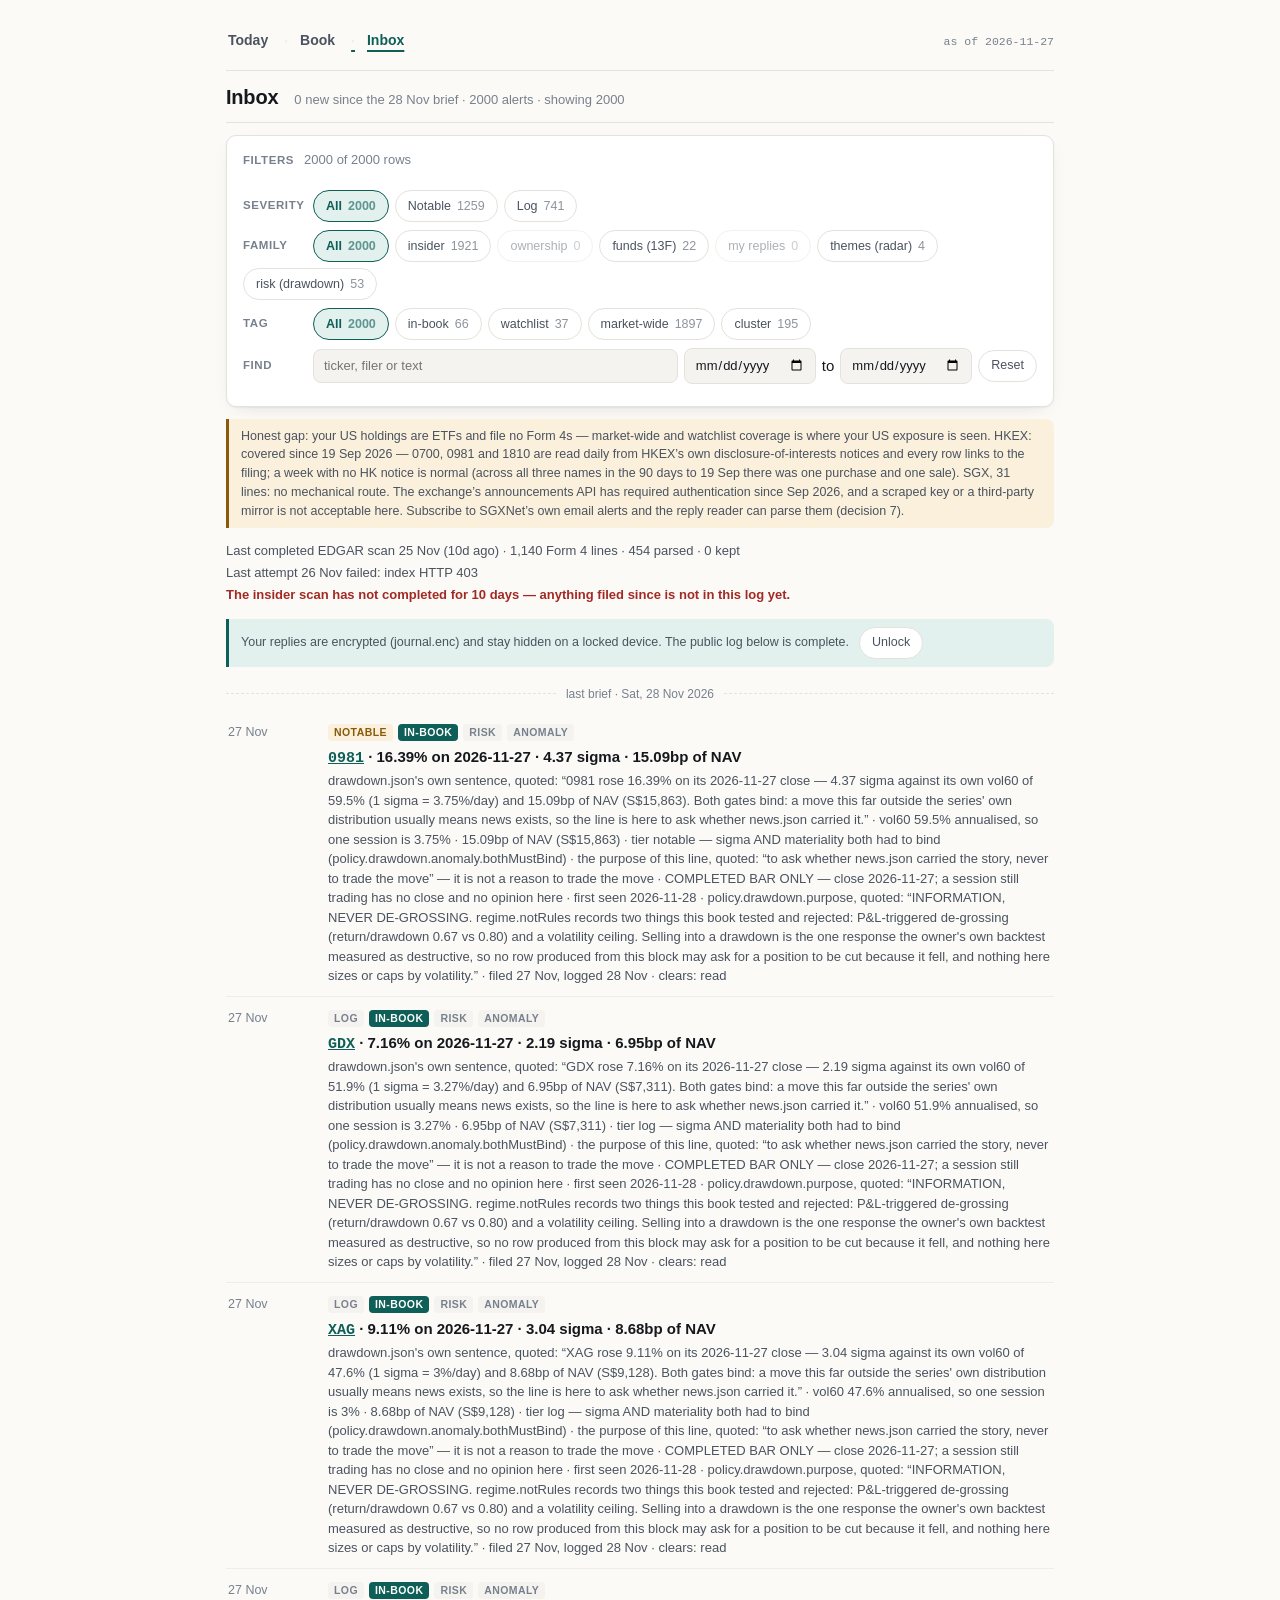
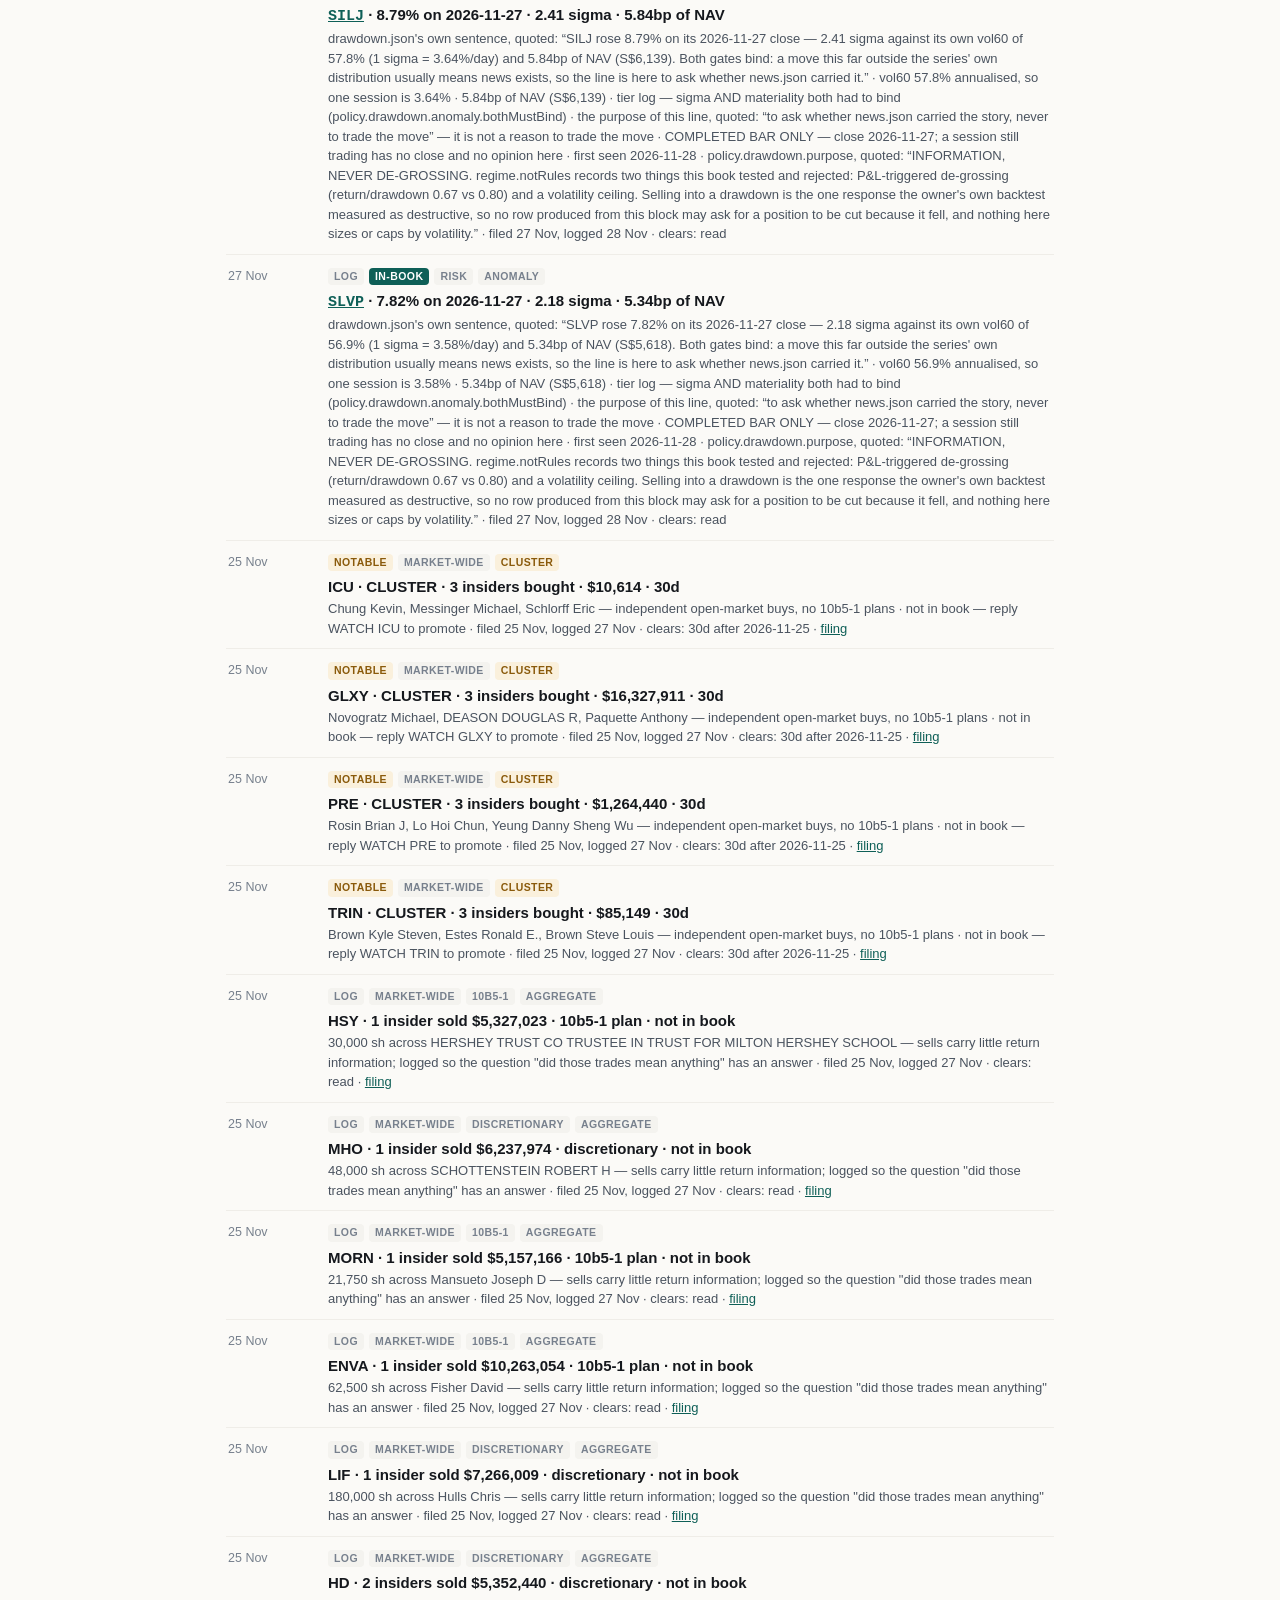
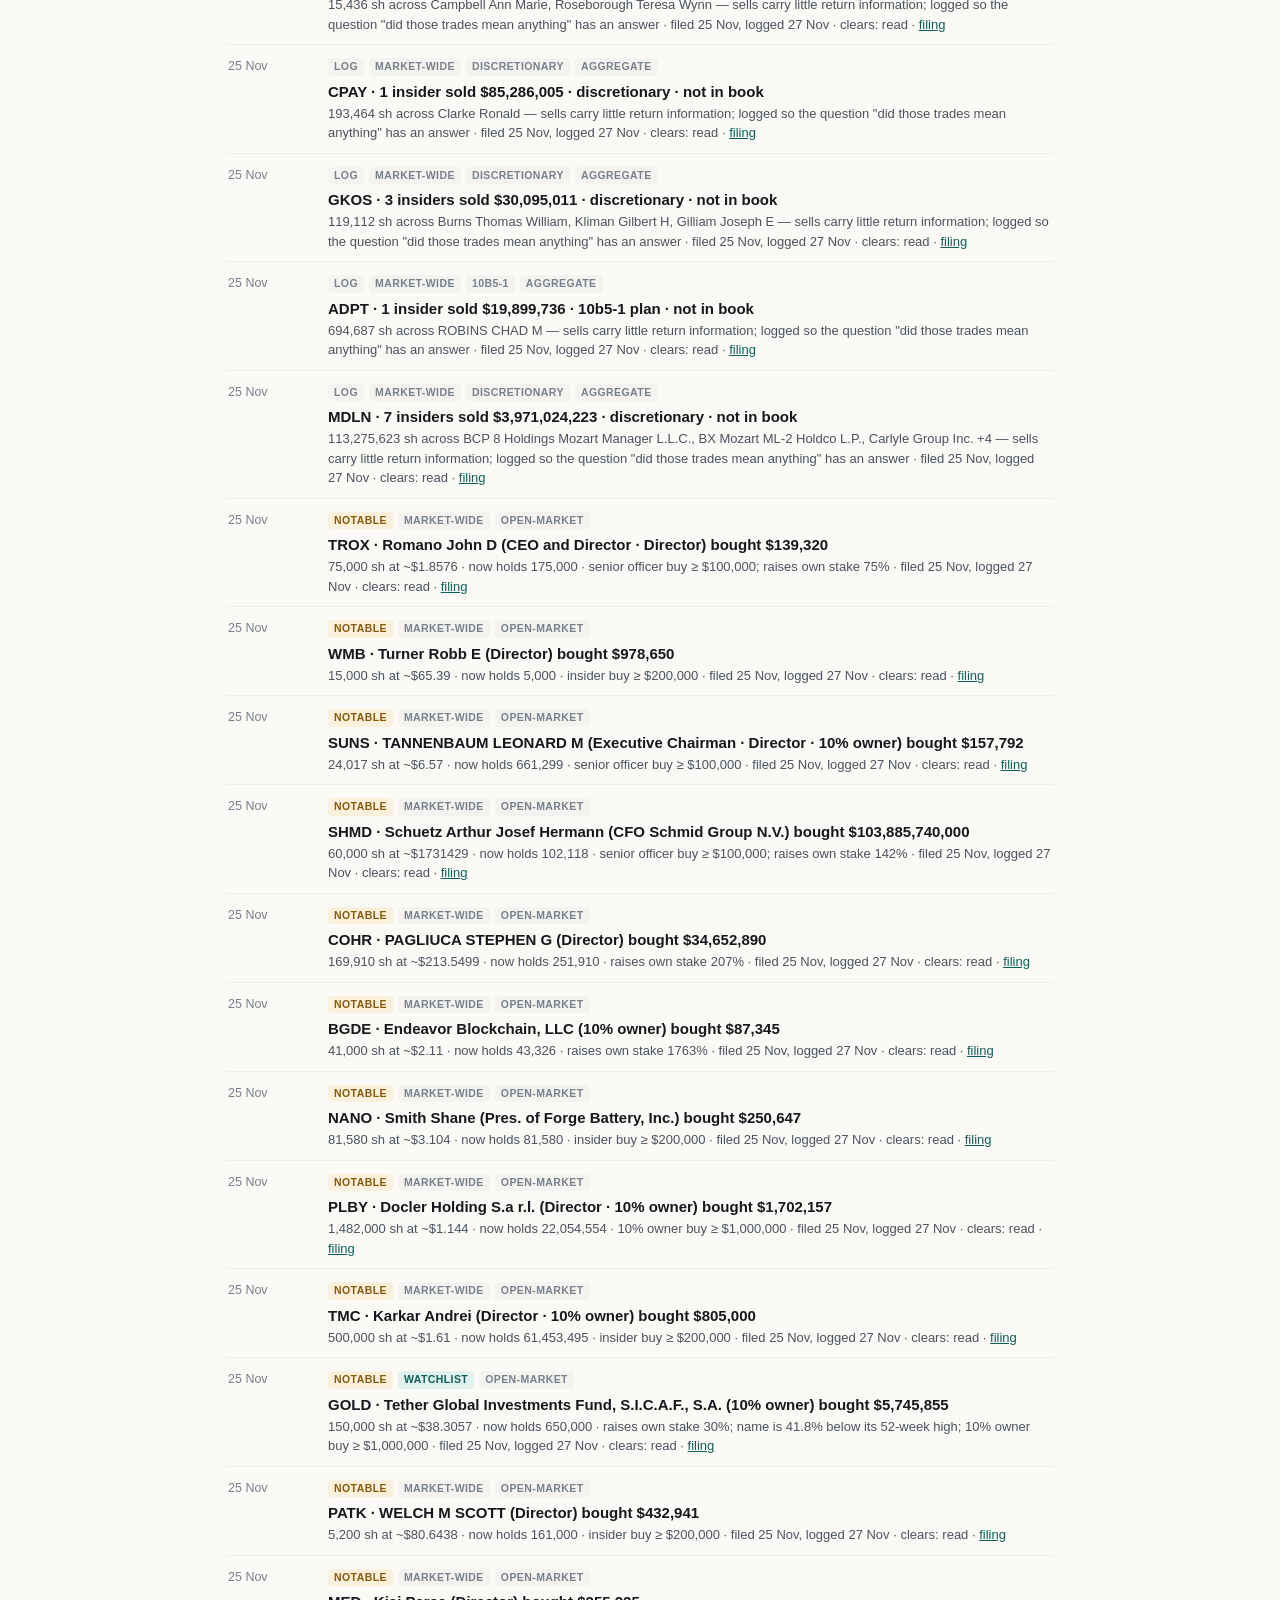
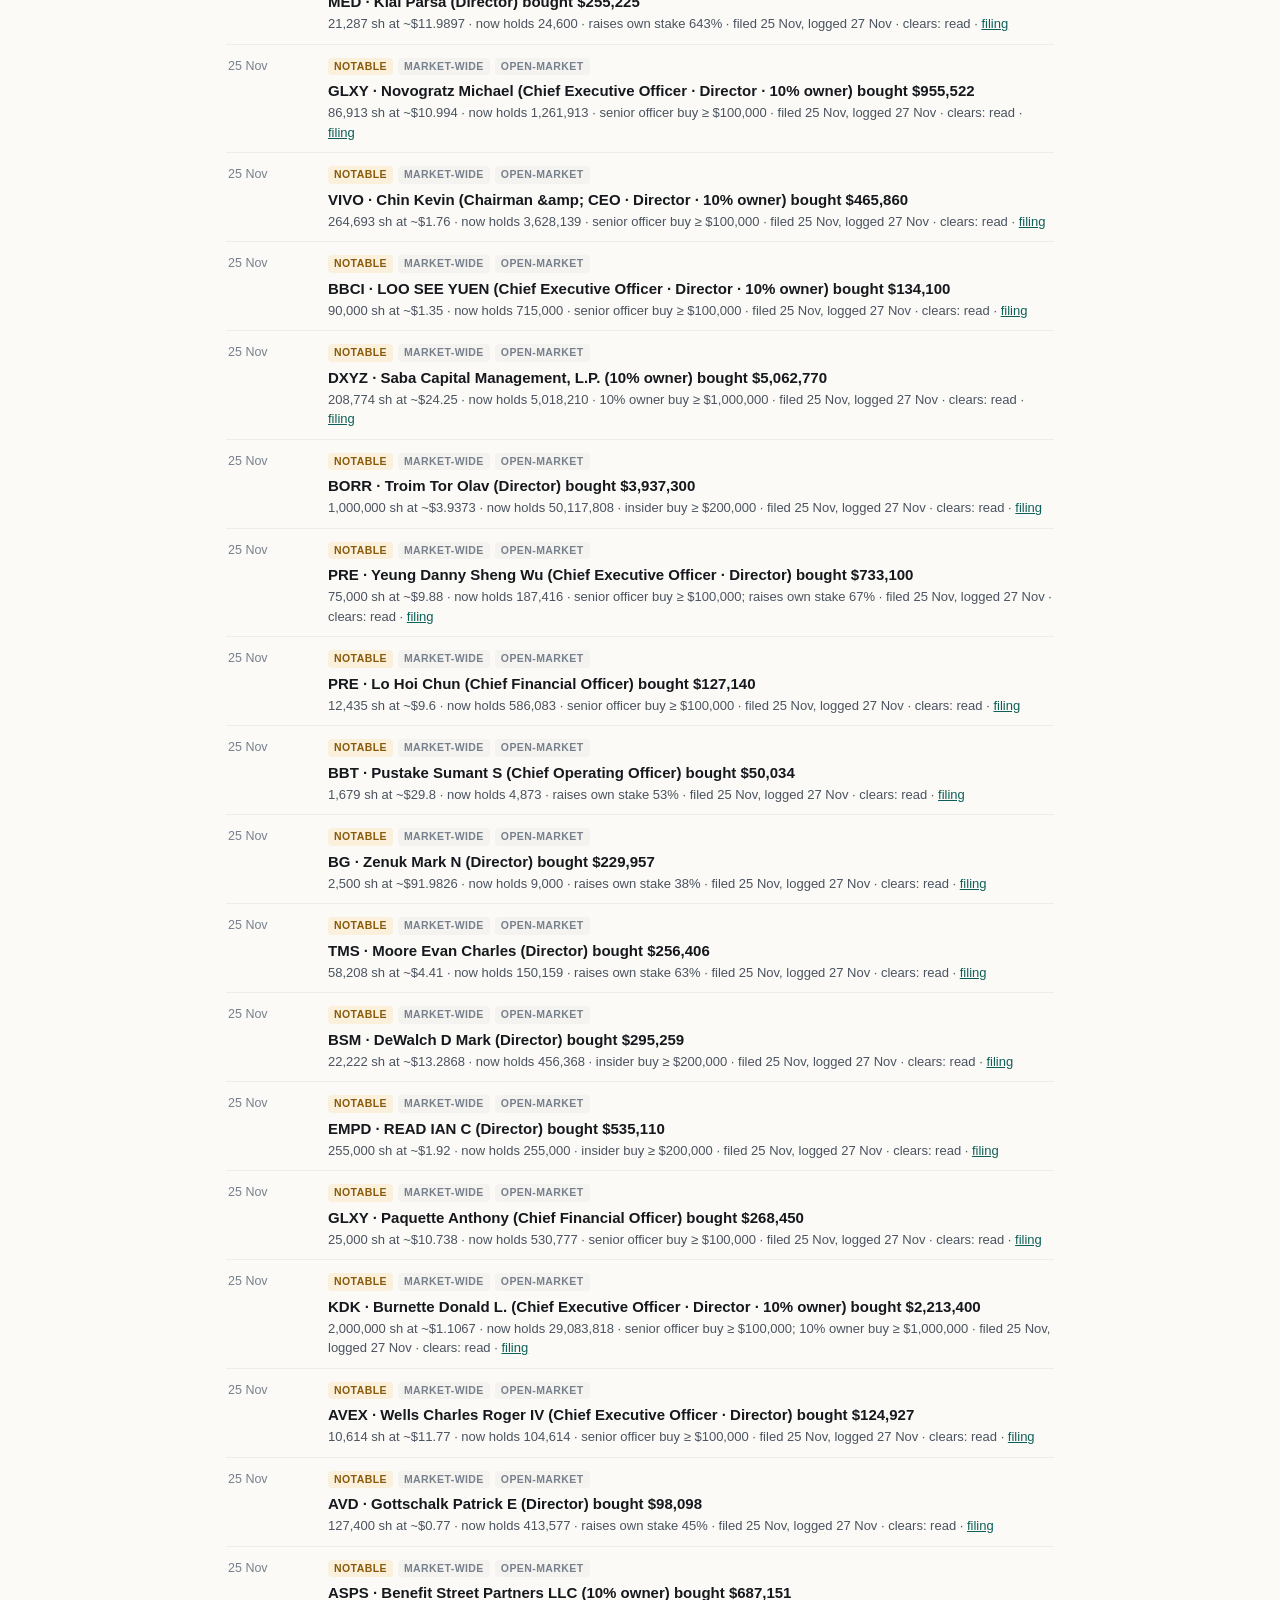
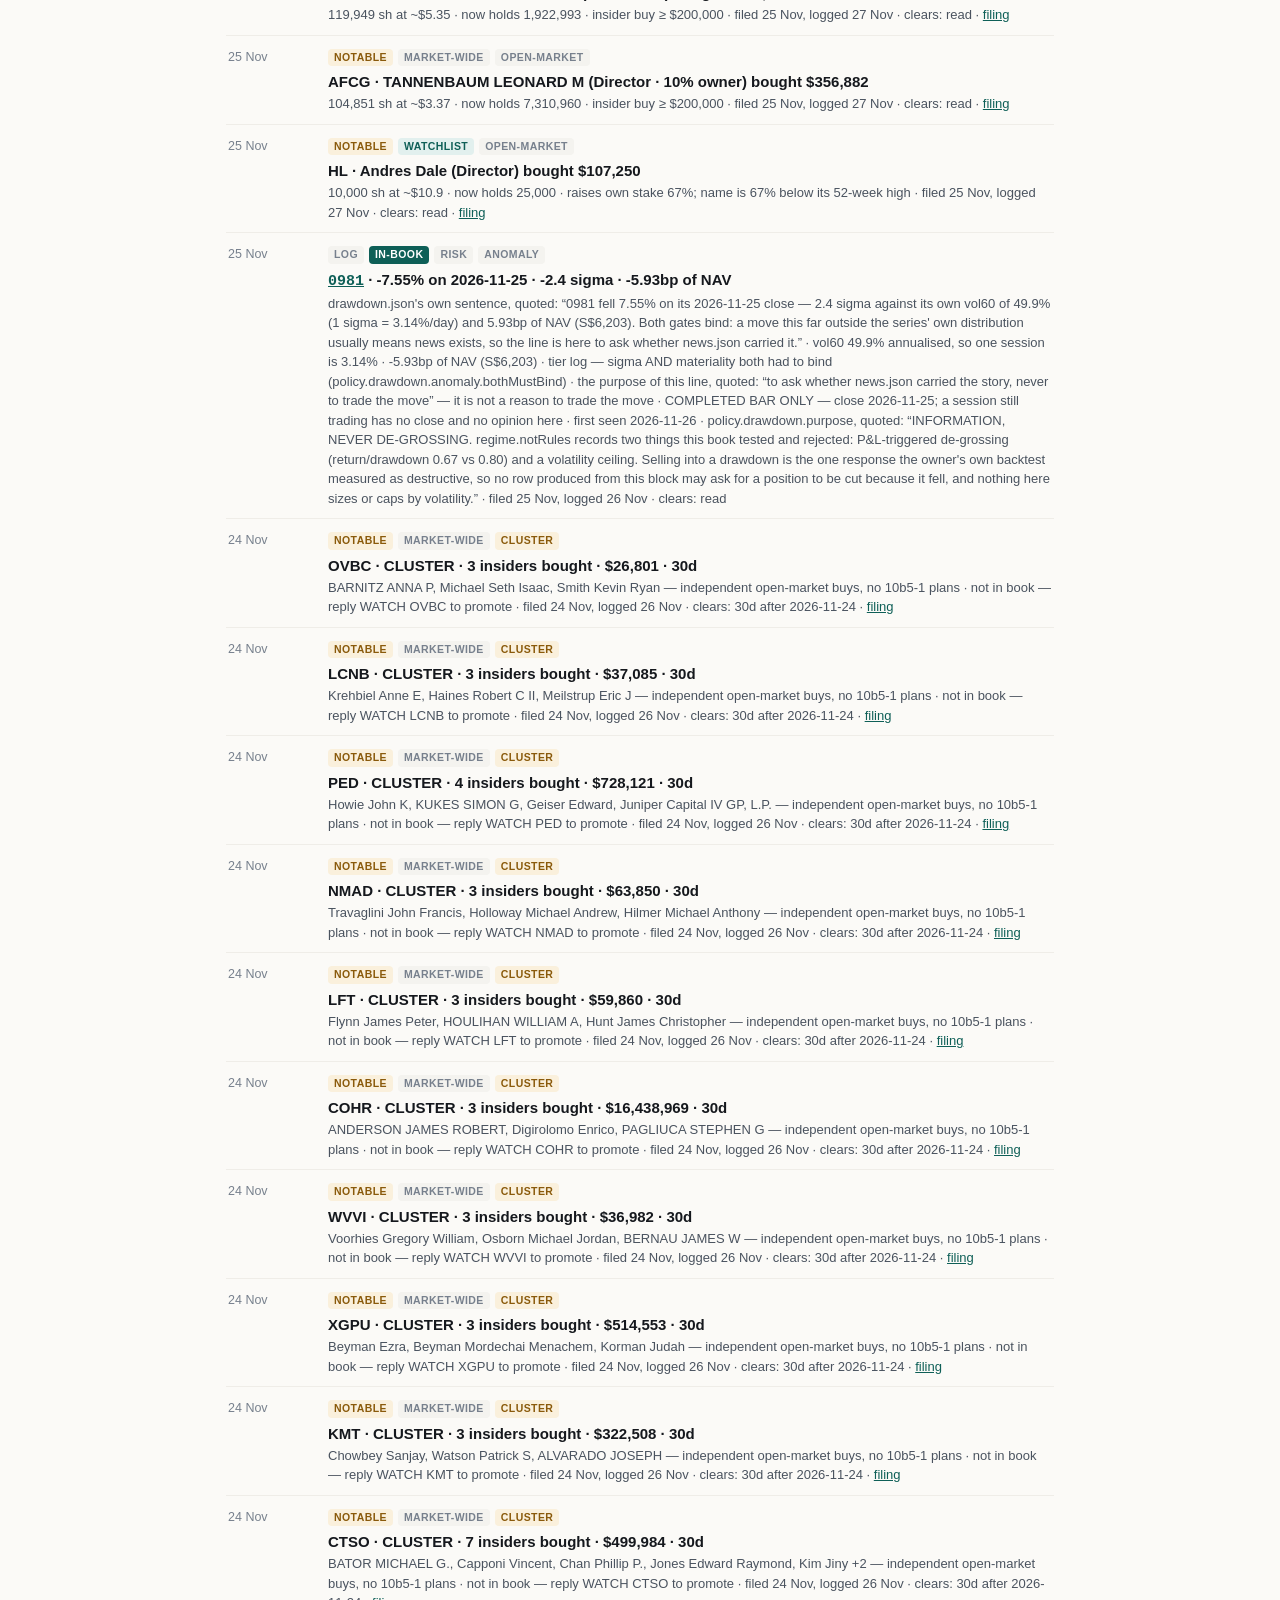
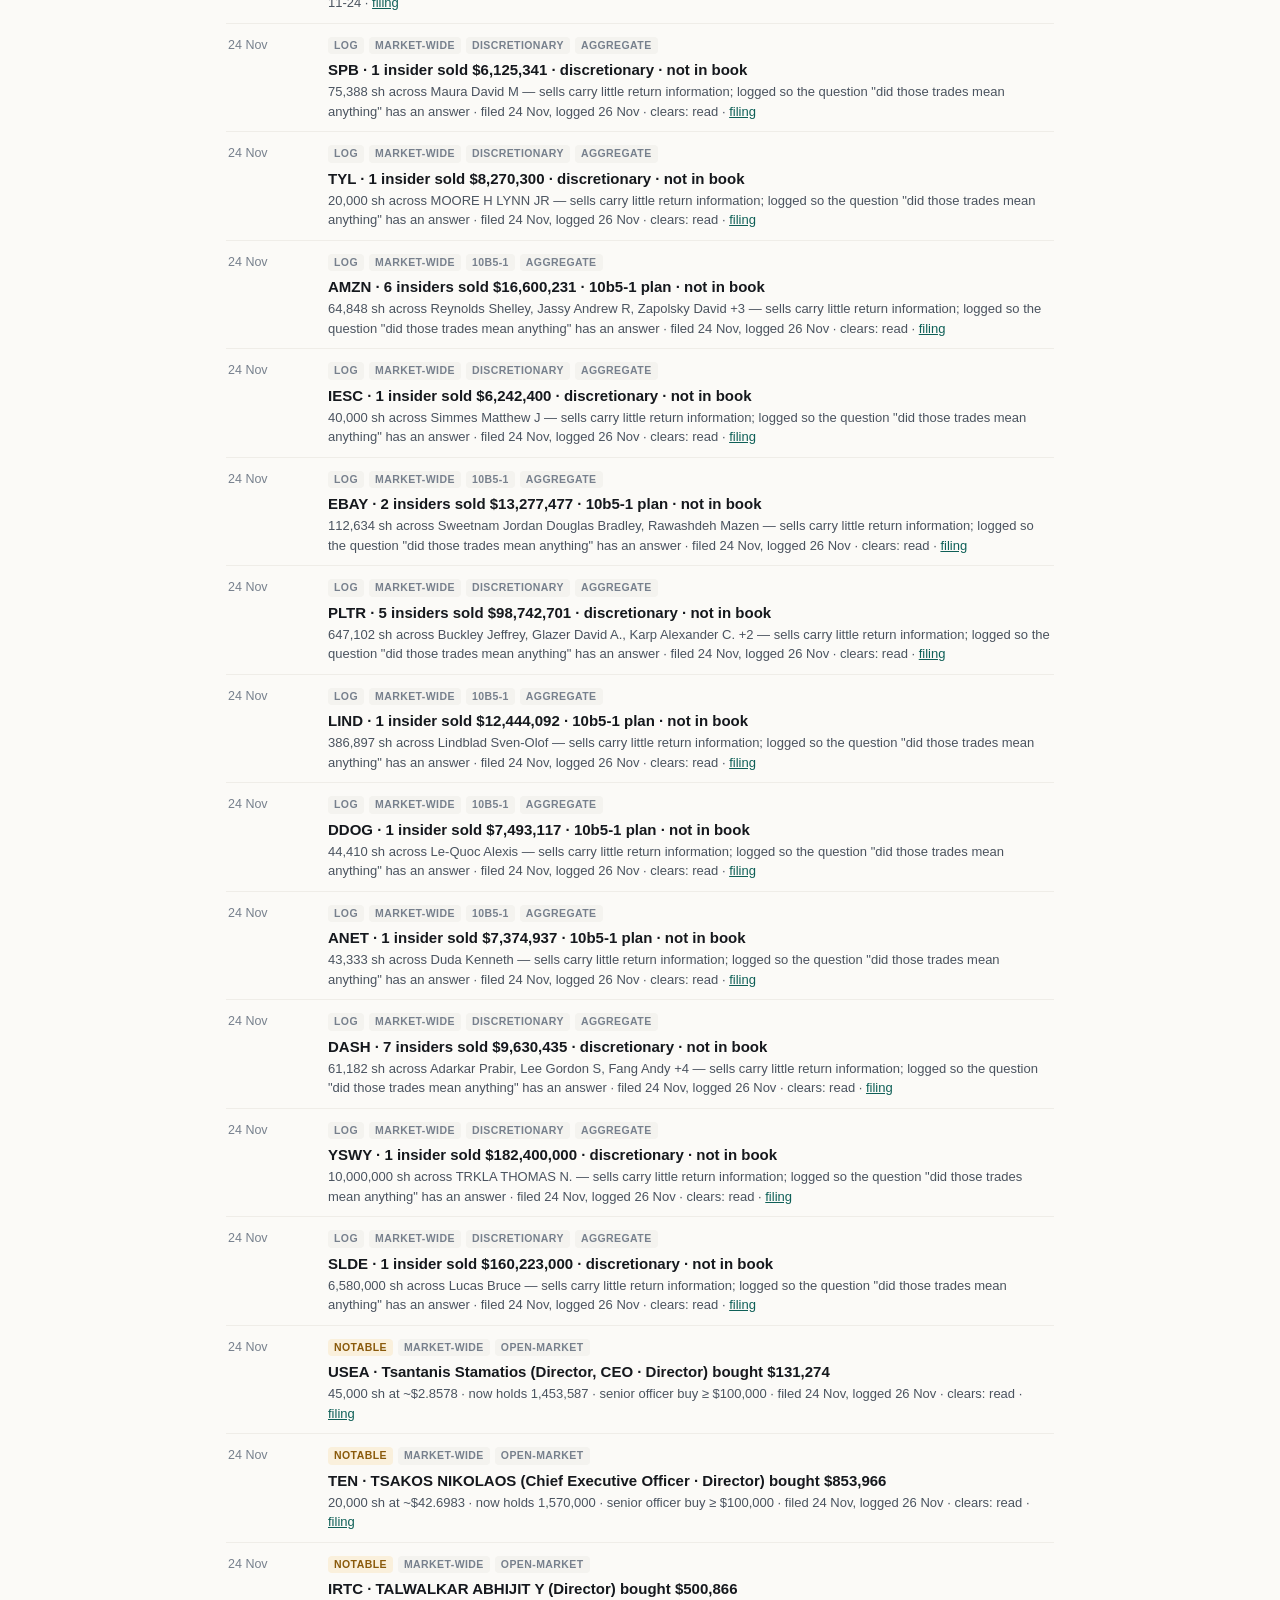
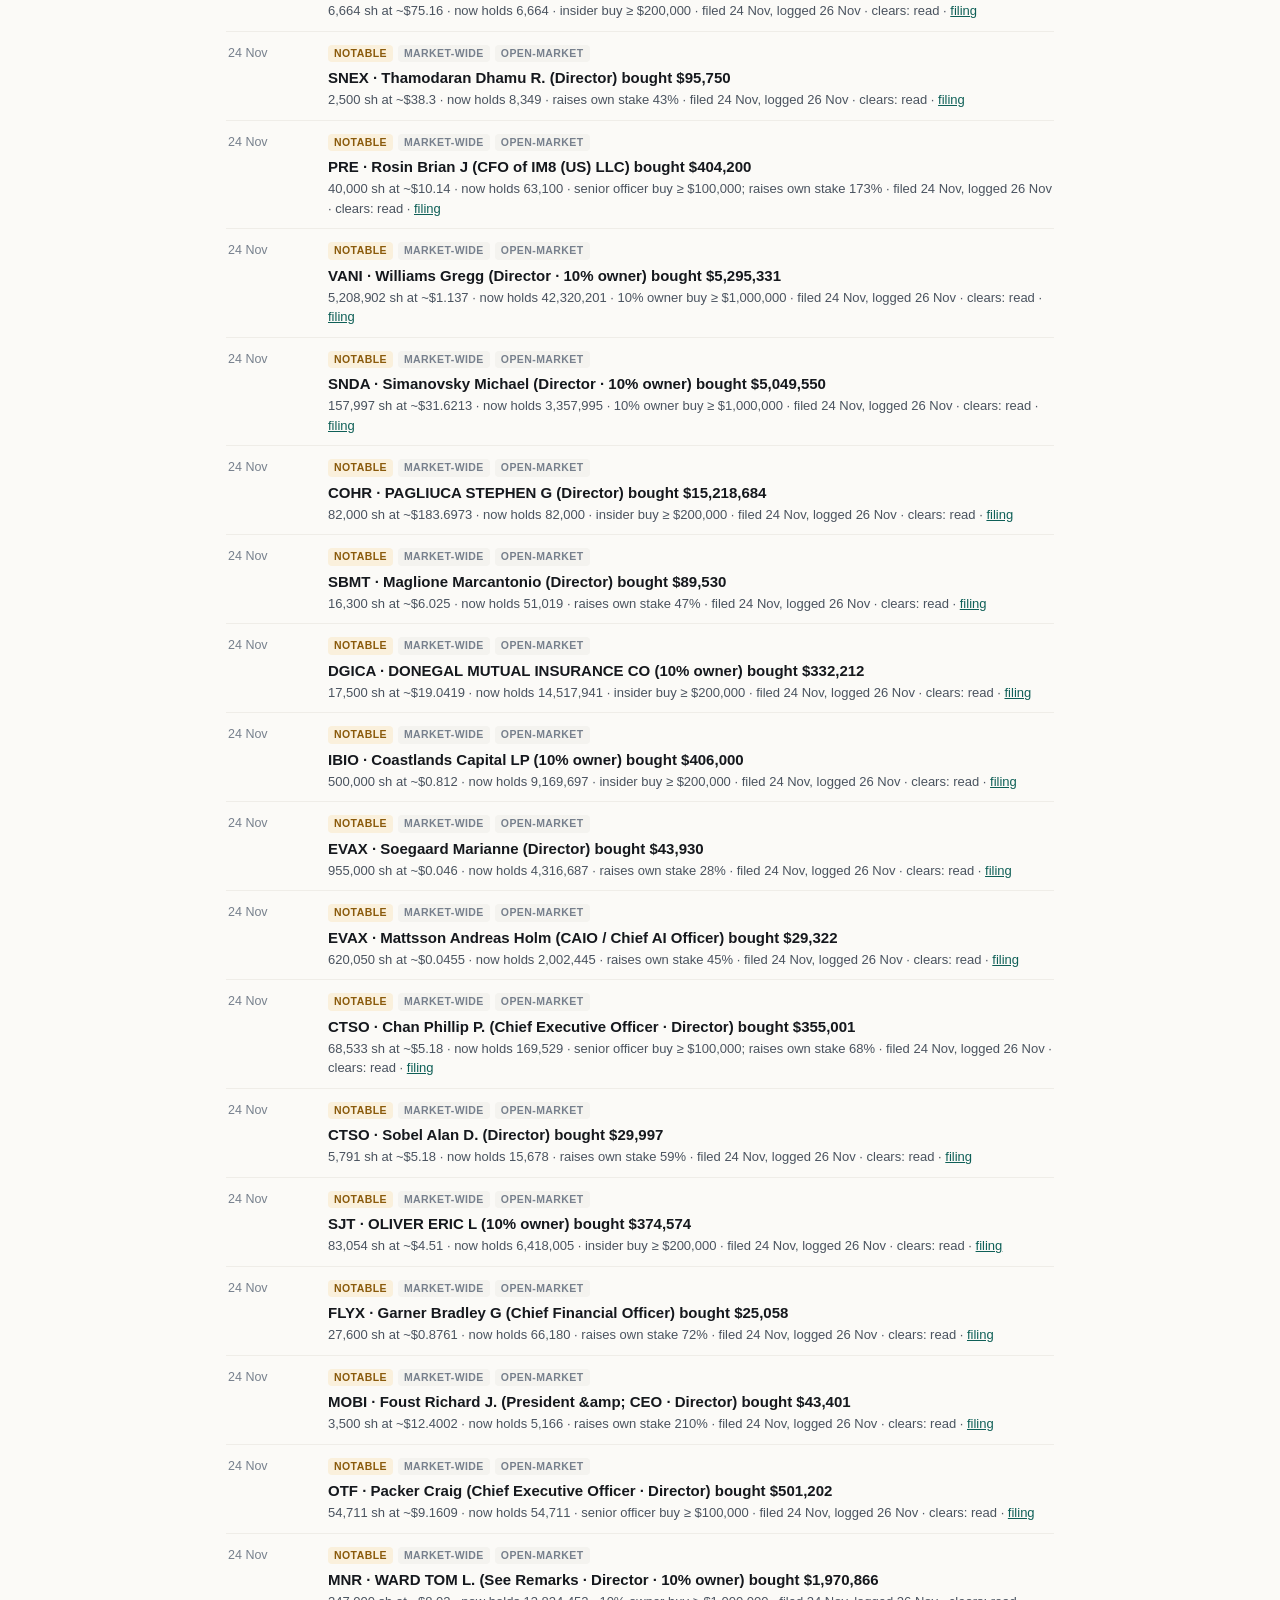
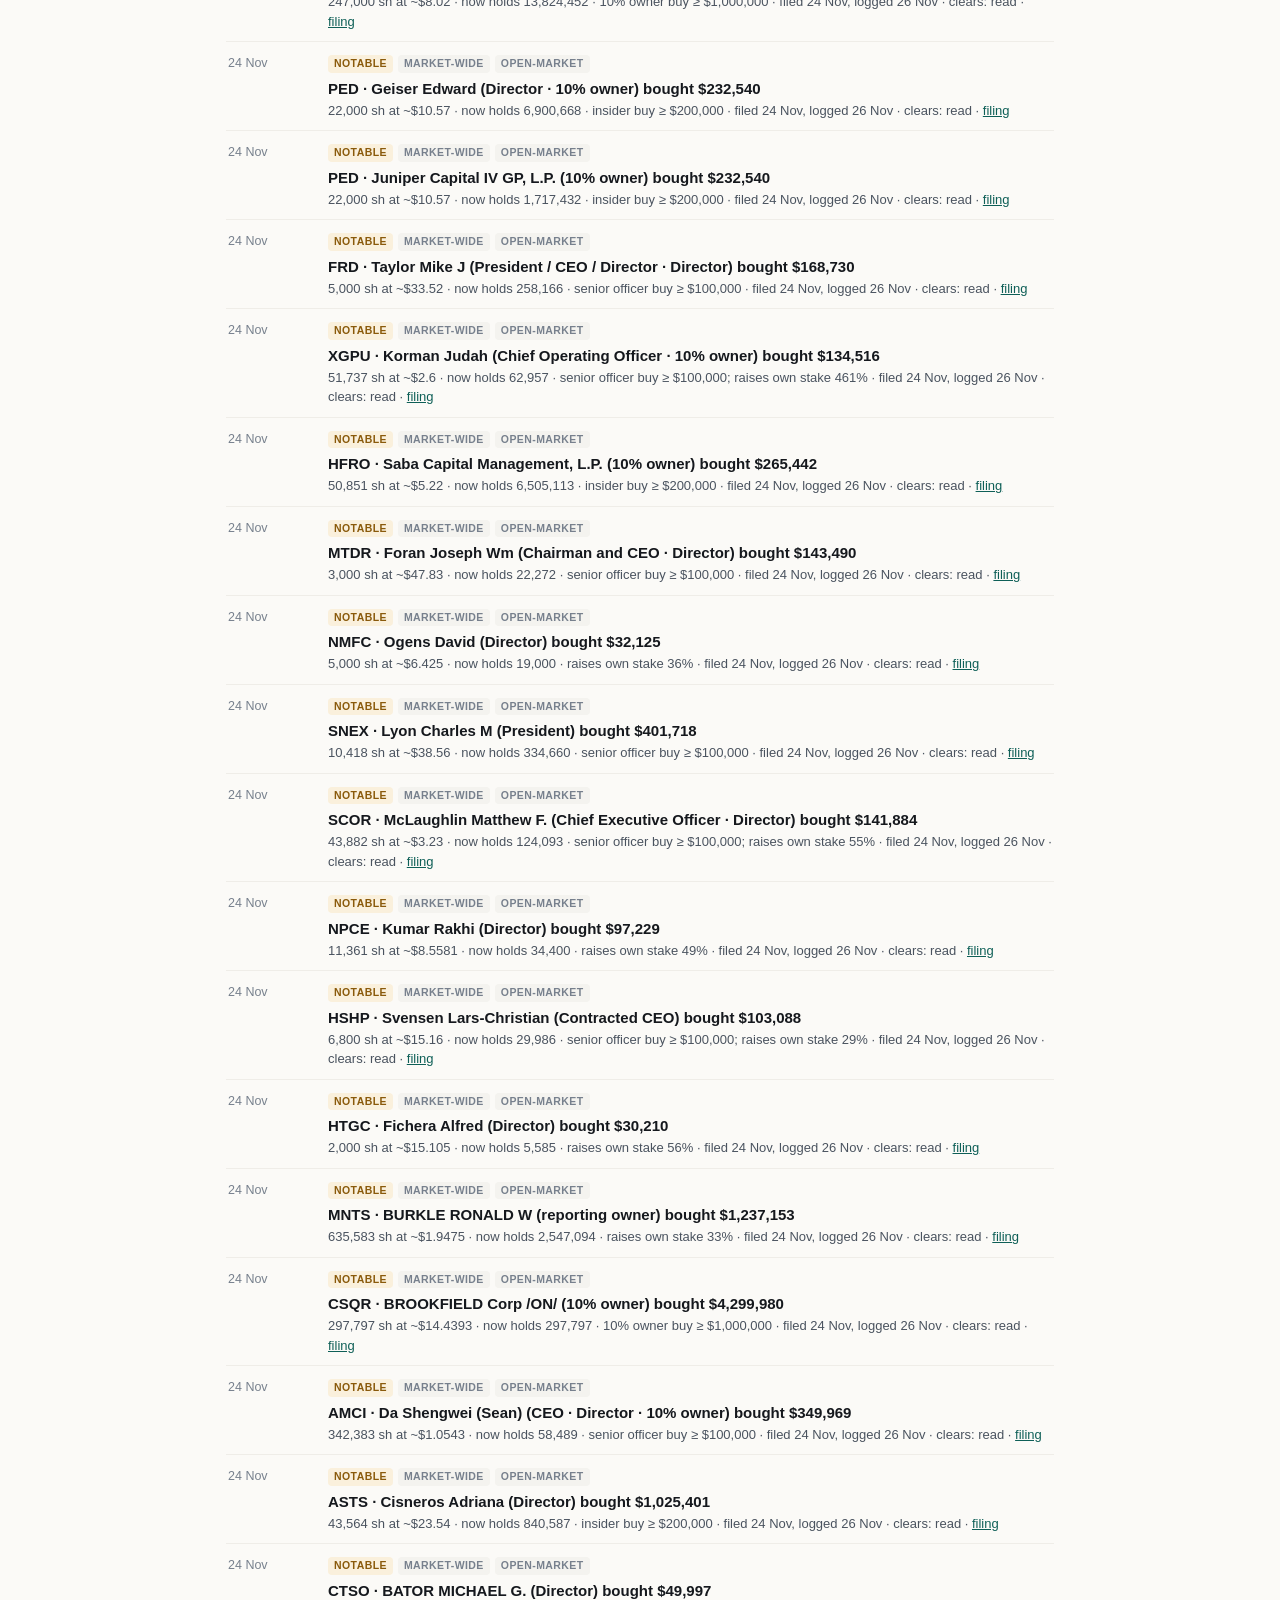
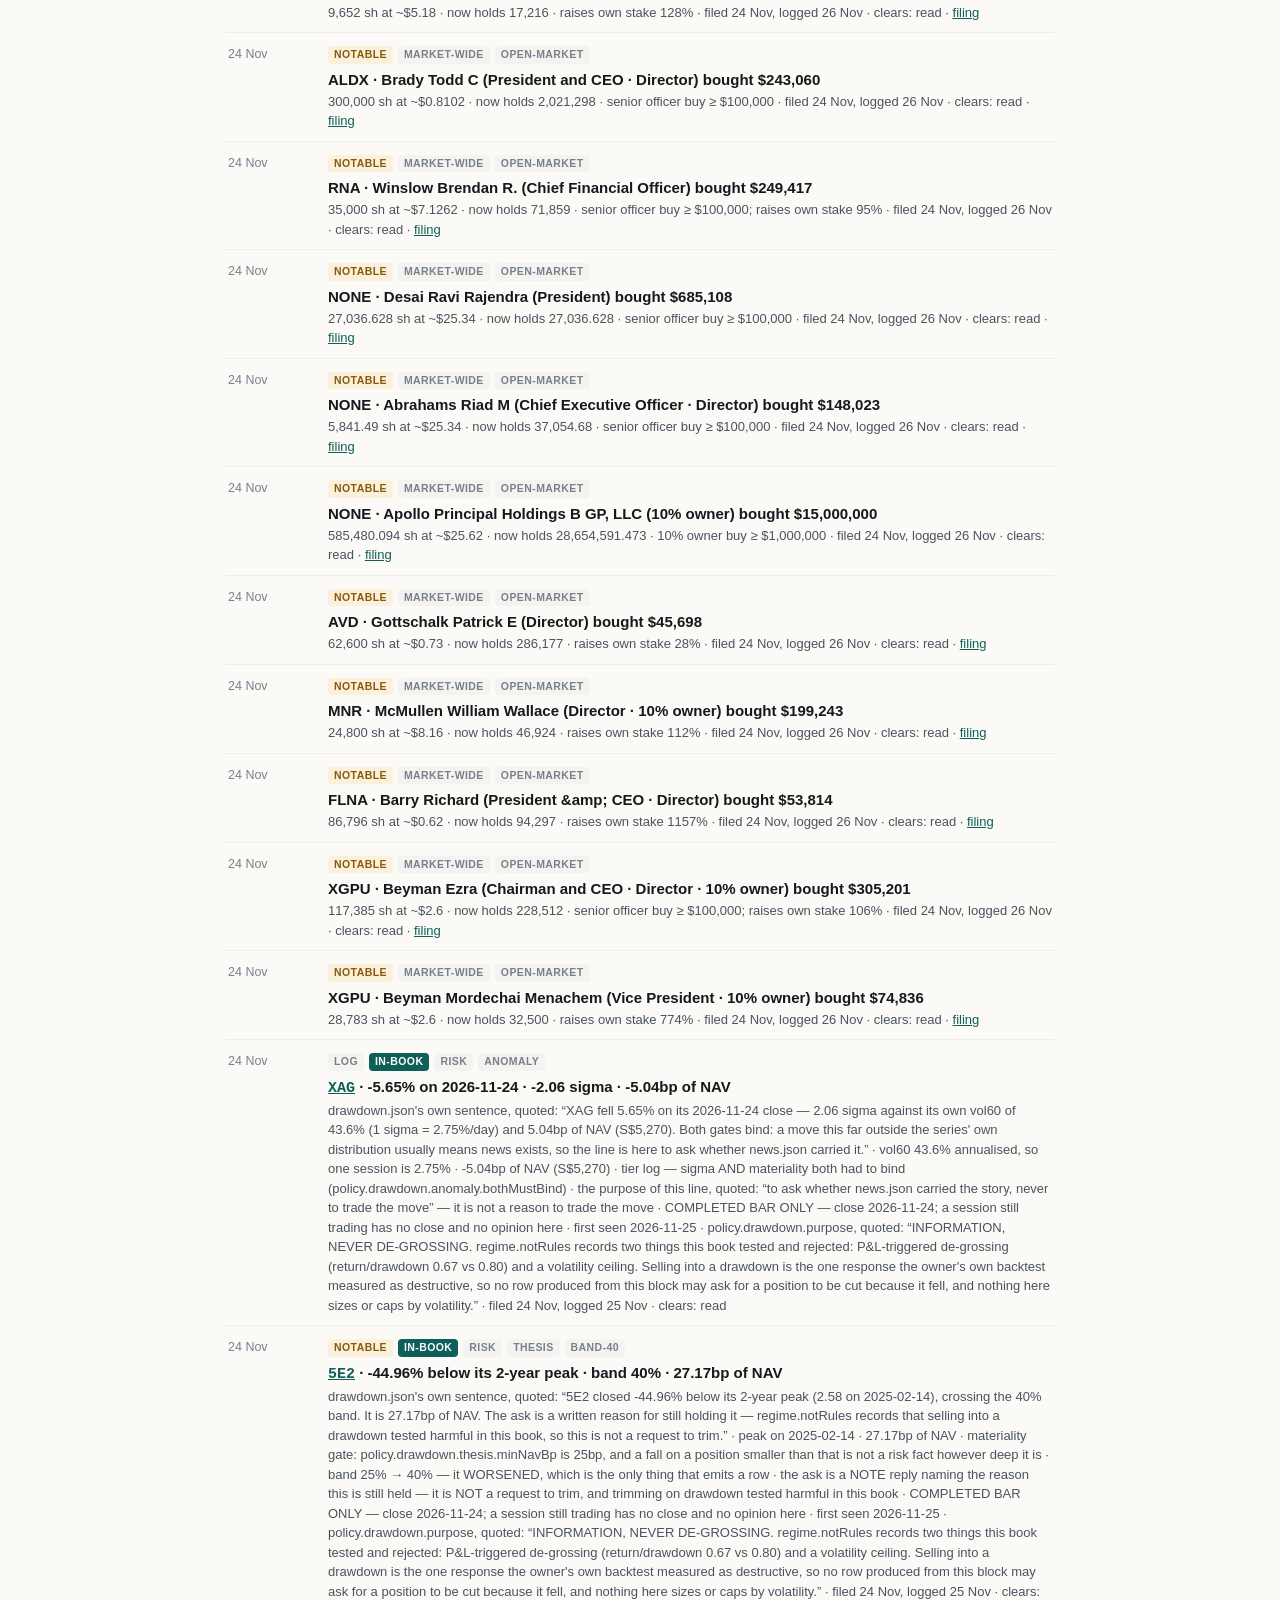
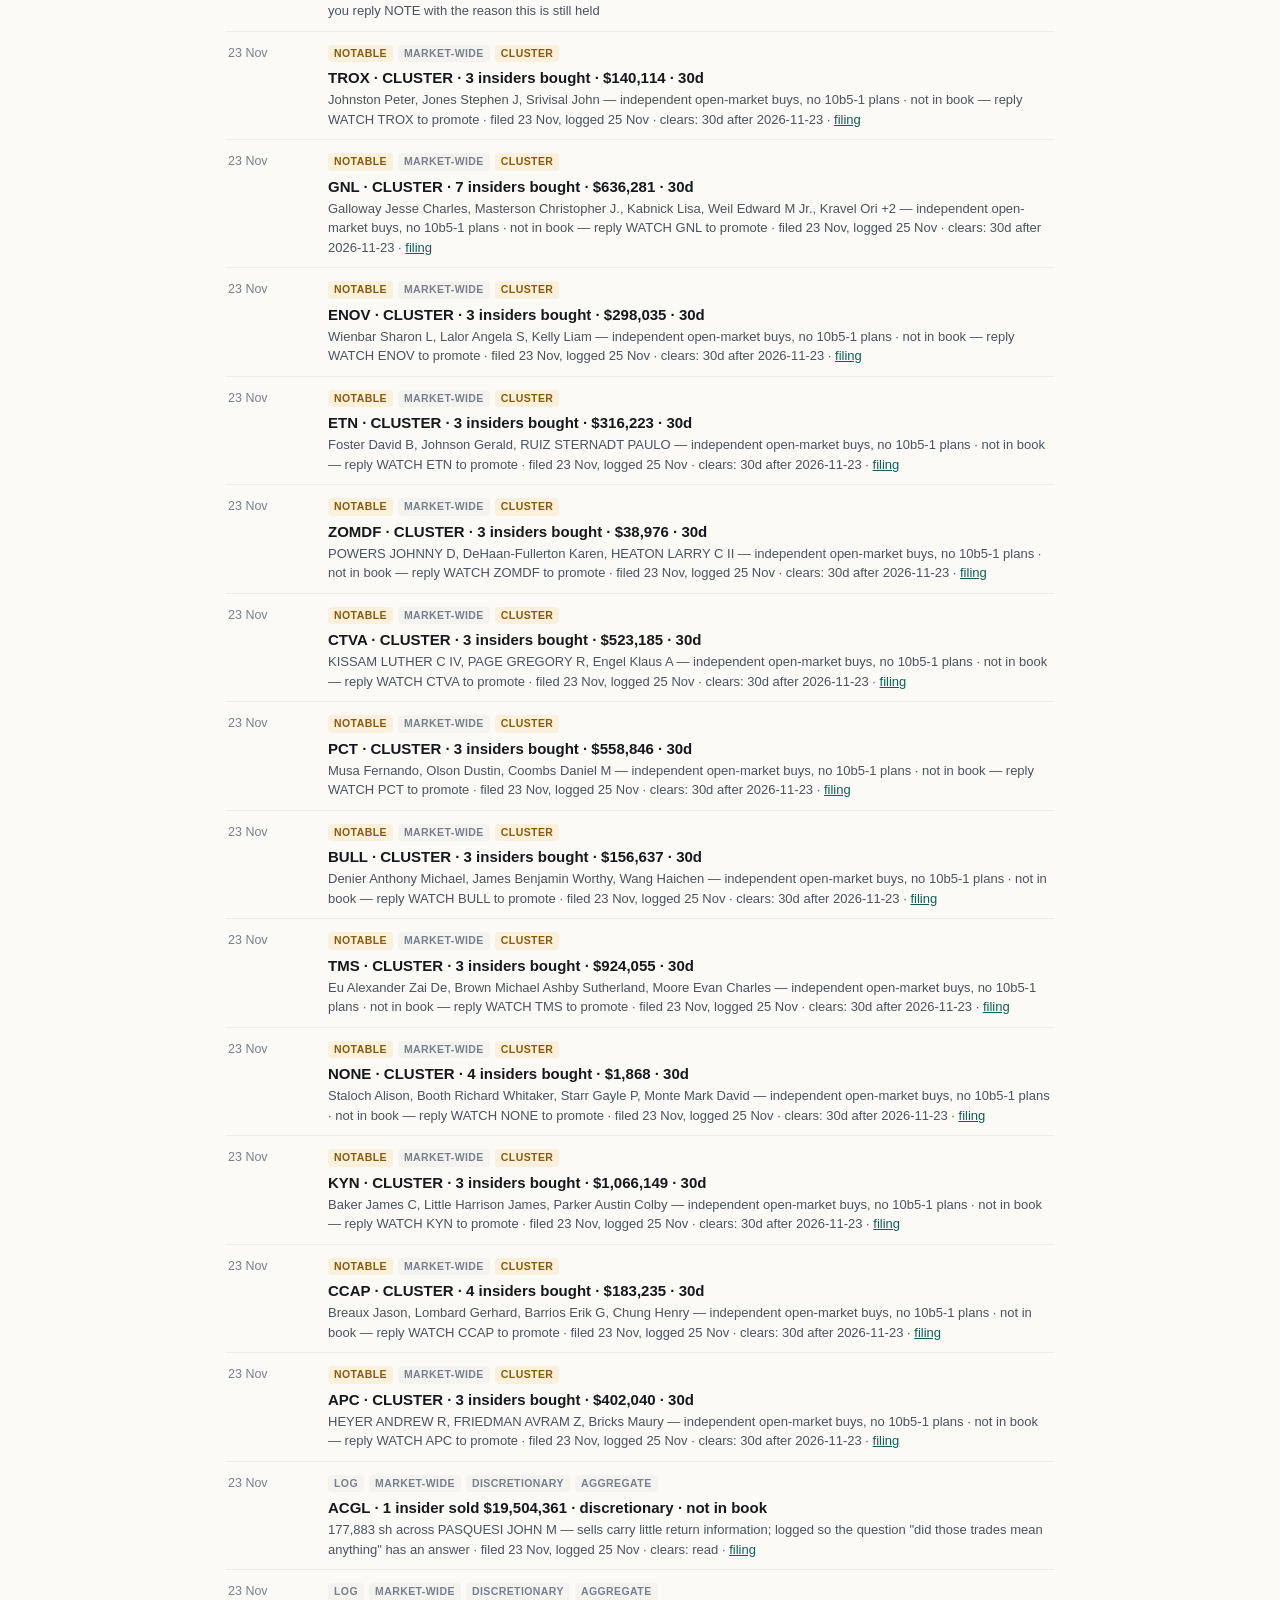
<file: inbox.html>
<!doctype html>
<html lang="en"><head>
<meta charset="utf-8"><meta name="viewport" content="width=device-width,initial-scale=1">
<meta name="robots" content="noindex,nofollow">
<title>Inbox — Portfolio Command Center</title>
<link rel="stylesheet" href="pcc.css">
<!--
  inbox.html — "what happened since I last read". Phase 5 of the 11 Sep 2026 redesign; it replaces
  the 79-line phase-2 list renderer, which owned its own colours, its own fetch and its own escaper.

  Why it exists: an insider cluster in a name he does not hold needs somewhere to live that
  tomorrow's brief does not overwrite. That was the second half of the Dell failure — the alert
  was real, the brief moved on, and nothing remembered it. alerts.json is append-only and this
  page is its reader.

  Why it grew: the log only told half the story. His REPLIES (journal.enc, read out of Mail by
  scripts/journal.js) are the other half — a cluster arrives, he replies WATCH, the watchlist
  changes. Interleaved by ARRIVAL time, that loop is visible on one screen; kept apart, it is
  invisible and he cannot tell whether answering the email ever did anything.

  Rules it obeys: zero external calls (every fetch is same-origin data/*), every figure wears its
  as-of via PCC.stampHTML, all data reaches the DOM through PCC.el's `text` — never innerHTML,
  because headlines come from EDGAR and from an LLM. Money never appears here; the journal is as
  private as book.json and arrives encrypted, so a locked device still gets the whole public log.

  The page is two scripts on purpose: `inbox-core` is pure (no DOM, no fetch) so the merge and the
  filter counts can be exercised by node against the real data files; `inbox-view` is the DOM.
-->
<style>
  /* Only what is specific to a log of events. Every colour is a pcc.css token (fallbacks are the
     token's own light value, so a failed stylesheet load degrades to readable, not to invisible). */
  .hdr{display:flex;flex-wrap:wrap;gap:6px 16px;align-items:baseline;border-bottom:1px solid var(--rule,#E4E2DC);padding-bottom:12px;margin:10px 0 12px}
  .hdr h1{font-size:20px;margin:0;letter-spacing:-.01em}
  .sum{color:var(--muted,#77808D);font-size:13px}
  .filters{display:flex;flex-wrap:wrap;gap:6px;align-items:center;margin:0 0 8px}
  .filters .lbl{font-size:11.5px;letter-spacing:.05em;text-transform:uppercase;color:var(--muted,#77808D);font-weight:600;min-width:64px}
  .chip .n{opacity:.62;font-variant-numeric:tabular-nums;margin-left:6px}
  .chip[aria-disabled="true"]{opacity:.45}
  .fin{border:1px solid var(--rule,#E4E2DC);background:var(--sunk,#F4F3EF);color:var(--ink,#15181D);border-radius:8px;padding:6px 10px;font:inherit;font-size:13px}
  .fin.q{min-width:150px;flex:1 1 150px}
  .mark{display:flex;align-items:center;gap:10px;color:var(--muted,#77808D);font-size:12px;margin:18px 0 8px}
  .mark::before,.mark::after{content:"";flex:1;border-top:1px dashed var(--rule,#E4E2DC)}
  .ev{display:grid;grid-template-columns:88px 1fr;gap:4px 12px;padding:10px 2px;border-bottom:1px solid var(--rule-2,#EFEDE8);scroll-margin-top:16px}
  .ev .d{color:var(--muted,#77808D);font-size:12.5px;padding-top:2px;font-variant-numeric:tabular-nums}
  .ev .tags{margin-bottom:3px}
  .ev .hl{font-weight:600;line-height:1.4}
  .ev .m{color:var(--ink-2,#4A535F);font-size:13px;margin-top:2px}
  .ev a{color:var(--accent,#0E5F57)}
  .ev.j{background:var(--accent-soft,#E2F0EE);border-left:3px solid var(--accent,#0E5F57);padding-left:11px;border-radius:0 8px 8px 0}
  .ev.tgt{outline:2px solid var(--accent,#0E5F57);outline-offset:3px;border-radius:6px}
  .tag{display:inline-block;font-size:10.5px;font-weight:700;letter-spacing:.04em;text-transform:uppercase;border-radius:4px;padding:1px 6px;margin-right:5px;vertical-align:1px;white-space:nowrap}
  .t-Notable{background:var(--warn-soft,#FAF0DC);color:var(--warn,#8A5A0B)}
  .t-Log{background:var(--sunk,#F4F3EF);color:var(--muted,#77808D)}
  .t-Reply{background:var(--accent,#0E5F57);color:var(--accent-ink,#FFFFFF)}
  .t-in-book{background:var(--accent,#0E5F57);color:var(--accent-ink,#FFFFFF)}
  .t-watchlist{background:var(--accent-soft,#E2F0EE);color:var(--accent,#0E5F57)}
  .t-market-wide,.t-other{background:var(--sunk,#F4F3EF);color:var(--muted,#77808D)}
  .t-cluster{background:var(--warn-soft,#FAF0DC);color:var(--warn,#8A5A0B)}
  .tk{font-family:var(--mono,ui-monospace,Menlo,monospace);font-weight:600}
  .note{border-left:3px solid var(--warn,#8A5A0B);background:var(--warn-soft,#FAF0DC);color:var(--ink-2,#4A535F);padding:8px 12px;font-size:12.5px;margin:12px 0;border-radius:0 8px 8px 0}
  .note.lock{border-left-color:var(--accent,#0E5F57);background:var(--accent-soft,#E2F0EE);display:flex;flex-wrap:wrap;gap:10px;align-items:center}
  .pipe{font-size:13px;color:var(--ink-2,#4A535F);margin:12px 0;line-height:1.7}
  .pipe .red{color:var(--bad,#A32A24);font-weight:600}
  .empty{color:var(--muted,#77808D);padding:30px 0;text-align:center}
  .pager{display:flex;flex-wrap:wrap;gap:8px;align-items:center;margin:14px 0;font-size:13px;color:var(--muted,#77808D)}
  .foot{margin-top:26px;color:var(--muted,#77808D);font-size:12px;line-height:1.75;border-top:1px solid var(--rule,#E4E2DC);padding-top:12px}
  .foot div{margin-bottom:3px}
  #filters[open] #filters-head{margin-bottom:8px}
  #filters-head{cursor:pointer;display:flex;gap:10px;align-items:baseline;min-height:32px}
  #filters-head .lbl{font-size:11.5px;letter-spacing:.05em;text-transform:uppercase;color:var(--muted,#77808D);font-weight:600}
  @media(max-width:520px){
    #filters-head{min-height:40px;align-items:center}
    .ev{grid-template-columns:1fr}
    .filters .lbl{min-width:0;width:100%}
    .fin,.filters button,.pager button{min-height:40px}
  }
</style>
</head>
<body>
<div class="wrap">
  <div id="navbar"></div>
  <div id="asofbanner"></div>
  <div class="hdr" id="hdr"><h1>Inbox</h1><span class="sum" id="sum">Loading…</span></div>
  <details class="card" id="filters" open>
    <summary id="filters-head"><span class="lbl">Filters</span><span class="sum" id="filters-count"></span></summary>
    <div id="filter-body"></div>
  </details>
  <div class="note" id="gapnote">Honest gap: your US holdings are ETFs and file no Form 4s — market-wide and watchlist coverage is where your US exposure is seen. HKEX: covered since 19 Sep 2026 — 0700, 0981 and 1810 are read daily from HKEX&rsquo;s own disclosure-of-interests notices and every row links to the filing; a week with no HK notice is normal (across all three names in the 90 days to 19 Sep there was one purchase and one sale). SGX, 31 lines: no mechanical route. The exchange&rsquo;s announcements API has required authentication since Sep 2026, and a scraped key or a third-party mirror is not acceptable here. Subscribe to SGXNet&rsquo;s own email alerts and the reply reader can parse them (decision 7).</div>
  <div class="pipe" id="pipe"></div>
  <div id="lockline"></div>
  <div id="list"></div>
  <div class="pager" id="pager"></div>
  <div class="foot" id="foot"></div>
</div>

<script src="common.js"></script>

<script id="inbox-core">
/* PURE. No DOM, no fetch, no PCC. Everything the page decides about ORDER and COUNTS lives here so
   scripts can run it under node against the real data/alerts.json and data/journal.json. */
window.INBOX = (function () {
  'use strict';
  var SEV = ['Notable', 'Log'];
  // 'fund' (phase 6, 13 Sep 2026): 13F rows written by scripts/alerts.js from data/13f.json — a fund's
  // quarterly filing, a tracked fund moving a name he holds or watches, a name three funds opened.
  // 'theme' (phase 8, 20 Sep 2026): theme-radar rows written by scripts/alerts.js from
  // data/themes.json — a theme moving on the DISCOVERY ladder (Watching → Candidate → Evidenced →
  // Priced) and, on its own axis with its own id, a theme's CROWDING moving (none → proposed →
  // packaged → crowded). The two are separate on purpose: a theme can be crowded having never been
  // a Candidate, and folding them into one rung is what made the radar's first file say "Crowded"
  // three lines under the sentence explaining why the theme was not even a Candidate.
  // 'risk' (phase 9, 2 Oct 2026): drawdown rows written by scripts/alerts.js from data/drawdown.json
  // — a position entering a worse band below its own 2-year peak (ask: a written NOTE), the risk
  // sleeve consuming the drawdown tolerance the regime block claims, a single session far outside a
  // name's own distribution, and the levered silver sleeve losing headroom (ask: REPAY, which
  // one-action.js sizes). NOTHING in this family ever asks for a position to be cut because it fell:
  // policy.json regime.notRules records P&L-triggered de-grossing as TESTED AND HARMFUL here
  // (return/drawdown 0.67 vs 0.80), and every row quotes policy.drawdown.purpose saying so.
  var FAM = ['insider', 'ownership', 'fund', 'journal', 'theme', 'risk'];
  var TAG = ['in-book', 'watchlist', 'market-wide', 'cluster'];
  var PAGE = 300;                                   // paginate beyond this; a year of log stays fast
  var SGT = { timeZone: 'Asia/Singapore' };

  function sgtDay(ms) { return new Date(ms).toLocaleDateString('en-CA', SGT); }
  // An event's place in the log is when it ARRIVED, not when it was filed: a Form 4 filed on the
  // 8th and found by the 11th scan cannot sit above a reply he sent on the 10th.
  function when(iso, fallbackDay) {
    var t = Date.parse(iso || '');
    if (!isNaN(t)) return t;
    t = Date.parse(String(fallbackDay || '') + 'T00:00:00+08:00');
    return isNaN(t) ? 0 : t;
  }
  function blobOf(parts) {
    return parts.filter(function (p) { return p != null && p !== ''; }).join(' ').toLowerCase();
  }

  function fromAlert(a) {
    var tags = Array.isArray(a.tags) ? a.tags.slice() : [];
    var date = String(a.date || '').slice(0, 10) || sgtDay(when(a.at, null));
    return {
      kind: 'alert', id: String(a.id || ''), anchor: 'a-' + String(a.id || ''),
      ts: when(a.at, date), date: date, loggedDay: a.at ? sgtDay(Date.parse(a.at)) : date,
      severity: a.severity === 'Notable' ? 'Notable' : 'Log',
      family: a.family || 'insider', tags: tags, inBook: tags.indexOf('in-book') >= 0,
      ticker: a.ticker || null, issuer: a.issuer || null,
      headline: String(a.headline || ''), detail: String(a.detail || ''),
      url: a.url || null, clearsWhen: a.clearsWhen || null, usd: typeof a.usd === 'number' ? a.usd : null,
      blob: blobOf([a.id, a.ticker, a.issuer, a.severity, a.family, tags.join(' '), a.headline, a.detail, date])
    };
  }

  var VERB = {
    DONE: 'You replied DONE', DEFER: 'You replied DEFER', NOTE: 'You replied NOTE',
    WATCH: 'You replied WATCH', UNWATCH: 'You replied UNWATCH', DECIDE: 'You replied DECIDE',
    LOAN: 'You replied LOAN', UNPARSED: 'A reply could not be parsed',
    UNTRUSTED: 'A reply from an untrusted sender was ignored'
  };
  function fromJournal(e) {
    var verb = String(e.verb || 'UNPARSED').toUpperCase();
    var head = VERB[verb] || ('You replied ' + verb);
    if ((verb === 'WATCH' || verb === 'UNWATCH') && e.ticker) head += ' ' + e.ticker;
    else if (verb === 'DECIDE' && e.n != null) head += ' ' + e.n;
    else if (verb === 'LOAN' && e.amount != null) head += ' ' + e.amount;
    var at = e.receivedAt || e.at;
    var ts = when(at, e.briefDate);
    var id = String(e.messageId || e.mailId || (verb + ':' + at));
    return {
      kind: 'journal', id: id, anchor: 'j-' + id,
      ts: ts, date: sgtDay(ts), loggedDay: sgtDay(ts),
      severity: 'Reply', family: 'journal', tags: [], inBook: false,
      ticker: e.ticker || null, issuer: null,
      headline: head, detail: '',
      verb: verb, arg: e.arg == null ? '' : String(e.arg), raw: e.raw == null ? '' : String(e.raw),
      applied: e.applied === true ? true : e.applied === false ? false : null,
      note: e.note || null, briefDate: e.briefDate || null, key: e.key && e.key !== 'none' ? e.key : null,
      trusted: e.trusted === false ? false : true, domain: e.domain || null,
      url: null, clearsWhen: null, usd: null,
      blob: blobOf([id, verb, e.ticker, e.arg, e.raw, e.note, e.key, e.briefDate, 'reply journal'])
    };
  }

  // Newest first. Ties (one scan writes 38 rows with one `at`) fall back to the filing date, then
  // to the id, so the order is total and the same on every render.
  function order(a, b) {
    if (b.ts !== a.ts) return b.ts - a.ts;
    if (b.date !== a.date) return b.date < a.date ? -1 : 1;
    return a.id < b.id ? -1 : a.id > b.id ? 1 : 0;
  }
  function merge(alertsObj, journalObj) {
    var out = [];
    var A = alertsObj && Array.isArray(alertsObj.alerts) ? alertsObj.alerts : [];
    for (var i = 0; i < A.length; i++) out.push(fromAlert(A[i]));
    var E = journalObj && Array.isArray(journalObj.entries) ? journalObj.entries : [];
    for (var k = 0; k < E.length; k++) out.push(fromJournal(E[k]));
    var seen = {};
    return out.filter(function (r) { var key = r.kind + '|' + r.id; if (seen[key]) return false; seen[key] = 1; return true; })
      .sort(order);
  }

  var BLANK = { sev: 'all', fam: null, tag: null, q: '', from: '', to: '' };
  function filters(f) {
    f = f || {};
    return { sev: f.sev || 'all', fam: f.fam || null, tag: f.tag || null, q: (f.q || '').trim().toLowerCase(), from: f.from || '', to: f.to || '' };
  }
  function matches(r, f) {
    if (f.sev !== 'all' && r.severity !== f.sev) return false;
    if (f.fam && r.family !== f.fam) return false;
    if (f.tag && r.tags.indexOf(f.tag) < 0) return false;
    if (f.from && r.date < f.from) return false;
    if (f.to && r.date > f.to) return false;
    if (f.q && r.blob.indexOf(f.q) < 0) return false;
    return true;
  }
  function apply(rows, f) { var g = filters(f); return rows.filter(function (r) { return matches(r, g); }); }

  // Faceted: each chip's count is what WOULD show if that chip were the value for its own
  // dimension, every other filter held where it is. A count that ignored the other chips would
  // promise rows the click cannot deliver.
  function countWith(rows, f, dim, val) {
    var g = filters(f); g[dim] = val;
    var n = 0;
    for (var i = 0; i < rows.length; i++) if (matches(rows[i], g)) n++;
    return n;
  }
  function facets(rows, f) {
    var g = filters(f), out = { sev: {}, fam: {}, tag: {}, total: rows.length, showing: apply(rows, g).length };
    out.sev.all = countWith(rows, g, 'sev', 'all');
    SEV.forEach(function (s) { out.sev[s] = countWith(rows, g, 'sev', s); });
    out.fam.all = countWith(rows, g, 'fam', null);
    FAM.forEach(function (x) { out.fam[x] = countWith(rows, g, 'fam', x); });
    out.tag.all = countWith(rows, g, 'tag', null);
    TAG.forEach(function (x) { out.tag[x] = countWith(rows, g, 'tag', x); });
    return out;
  }

  // The watermark: index of the first row that is NOT newer than the last brief. -1 = no brief
  // date, so no line is drawn (never guess where he stopped reading).
  function watermark(rows, briefTs) {
    if (!briefTs) return -1;
    for (var i = 0; i < rows.length; i++) if (rows[i].ts <= briefTs) return i;
    return rows.length;
  }
  function newSince(rows, briefTs) {
    if (!briefTs) return 0;
    var n = 0;
    for (var i = 0; i < rows.length; i++) if (rows[i].ts > briefTs) n++;
    return n;
  }

  // signals.json scans[]: the newest attempt, and the newest one that actually completed.
  function scanState(signals, todaySGT) {
    var S = signals && Array.isArray(signals.scans) ? signals.scans.slice() : [];
    if (!S.length) return { last: null, lastOk: null, ageDays: null, red: true, reason: 'no scan has ever been recorded' };
    S.sort(function (a, b) { return String(a.at || a.date) < String(b.at || b.date) ? 1 : -1; });
    var last = S[0], lastOk = null;
    for (var i = 0; i < S.length; i++) if (!S[i].error) { lastOk = S[i]; break; }
    var age = null;
    if (lastOk && todaySGT) {
      var t = Date.parse(String(lastOk.date) + 'T00:00:00Z'), n = Date.parse(todaySGT + 'T00:00:00Z');
      if (!isNaN(t) && !isNaN(n)) age = Math.floor((n - t) / 864e5);
    }
    return { last: last, lastOk: lastOk, ageDays: age, red: !lastOk || (age != null && age > 4), reason: null };
  }

  return {
    SEV: SEV, FAM: FAM, TAG: TAG, PAGE: PAGE, BLANK: BLANK,
    sgtDay: sgtDay, when: when, fromAlert: fromAlert, fromJournal: fromJournal, merge: merge,
    filters: filters, matches: matches, apply: apply, facets: facets,
    watermark: watermark, newSince: newSince, scanState: scanState
  };
})();
</script>

<script id="inbox-view">
(function () {
  'use strict';
  var $ = function (id) { return document.getElementById(id); };
  var P = window.PCC || {};
  // common.js is the contract (spec section B). If it is the old build, say so in one line rather
  // than rendering half a page — the same honesty rule the stamps obey.
  var NEED = ['loadAll', 'priv', 'locked', 'unlock', 'el', 'nav', 'stampHTML', 'dateShort', 'dateLong',
    'ago', 'sgtToday', 'ageDays', 'num', 'err', 'deepLink', 'hash', 'asof', 'asofBanner'];
  var gone = NEED.filter(function (k) { return typeof P[k] !== 'function'; });
  if (gone.length) {
    var warn = document.createElement('div');
    warn.className = 'empty';
    warn.textContent = 'The shared runtime (common.js) is missing ' + gone.join(', ') + ' — the log cannot render. Nothing is wrong with the data.';
    $('list').appendChild(warn);
    $('sum').textContent = 'common.js out of date';
    return;
  }

  var X = window.INBOX, el = P.el, ASOF = P.asof();
  var state = { sev: 'all', fam: null, tag: null, q: '', from: '', to: '', page: 0 };
  var rows = [], briefTs = 0, briefDay = null, data = {}, journal = null, journalState = 'locked';
  var ui = {};

  function clear(node) { while (node.firstChild) node.removeChild(node.firstChild); }
  function txt(s, cls) { return el('span', cls ? { class: cls, text: String(s) } : { text: String(s) }); }
  function sep() { return el('span', { text: ' · ' }); }
  // stampHTML builds its HTML from a file name and a date this page passes in — no fetched data
  // goes near it, which is why this is the only innerHTML on the page.
  function stamp(asOf, cadence, what) { var s = el('span', {}); s.innerHTML = P.stampHTML(asOf, cadence, what); return s; }
  function hhmm(ms) {
    try { return new Date(ms).toLocaleTimeString('en-GB', { timeZone: 'Asia/Singapore', hour: '2-digit', minute: '2-digit' }); }
    catch (_) { return ''; }
  }

  // ── filters: built once, counts refreshed in place so typing never loses focus ─────────────
  function chip(dim, val, label) {
    var n = txt('0', 'n');
    var b = el('button', { class: 'chip', type: 'button', 'data-dim': dim, 'data-val': val == null ? '' : String(val) }, [txt(label), n]);
    b._n = n; b._dim = dim; b._val = val == null ? '' : String(val); b._label = label;
    ui.chips.push(b);
    return b;
  }
  function buildFilters() {
    var f = $('filter-body');
    ui.chips = [];
    clear(f);
    var r1 = [txt('Severity', 'lbl'), chip('sev', 'all', 'All')];
    X.SEV.forEach(function (s) { r1.push(chip('sev', s, s)); });
    var r2 = [txt('Family', 'lbl'), chip('fam', '', 'All')];
    X.FAM.forEach(function (s) { r2.push(chip('fam', s, s === 'journal' ? 'my replies' : s === 'fund' ? 'funds (13F)' : s === 'theme' ? 'themes (radar)' : s === 'risk' ? 'risk (drawdown)' : s)); });
    var r3 = [txt('Tag', 'lbl'), chip('tag', '', 'All')];
    X.TAG.forEach(function (s) { r3.push(chip('tag', s, s)); });

    ui.q = el('input', { class: 'fin q', id: 'f-q', type: 'search', placeholder: 'ticker, filer or text', 'aria-label': 'free text filter' });
    ui.from = el('input', { class: 'fin', id: 'f-from', type: 'date', 'aria-label': 'from date' });
    ui.to = el('input', { class: 'fin', id: 'f-to', type: 'date', 'aria-label': 'to date' });
    ui.count = $('filters-count');
    var reset = el('button', { class: 'chip', type: 'button', id: 'f-reset', text: 'Reset' });
    var r4 = [txt('Find', 'lbl'), ui.q, ui.from, txt('to'), ui.to, reset];
    [r1, r2, r3, r4].forEach(function (kids) { f.appendChild(el('div', { class: 'filters' }, kids)); });
    // On a phone the panel would push the whole log below the fold; the count stays in the
    // summary so nothing is hidden by closing it.
    try { if (window.matchMedia('(max-width:520px)').matches) $('filters').removeAttribute('open'); } catch (_) {}
  }
  // Every chip's count is what WOULD show if that chip were pressed with the other filters where
  // they are — a count that ignored them would promise rows the click cannot deliver.
  function refreshCounts() {
    var c = X.facets(rows, state);
    ui.chips.forEach(function (b) {
      var n = b._dim === 'sev' ? c.sev[b._val === '' ? 'all' : b._val] : c[b._dim][b._val === '' ? 'all' : b._val];
      b._n.textContent = String(n == null ? 0 : n);
      // The count is glued to the label in textContent ("All38"), so name the button explicitly.
      b.setAttribute('aria-label', b._label + ': ' + (n == null ? 0 : n) + ' row' + (n === 1 ? '' : 's'));
      var on = b._dim === 'sev' ? state.sev === b._val : (state[b._dim] || '') === b._val;
      b.className = 'chip' + (on ? ' on' : '');
      b.setAttribute('aria-pressed', on ? 'true' : 'false');
      if (!n && !on) b.setAttribute('aria-disabled', 'true'); else b.removeAttribute('aria-disabled');
    });
    ui.count.textContent = c.showing + ' of ' + c.total + ' rows';
  }

  // ── one row ───────────────────────────────────────────────────────────────
  function tagEls(r) {
    var out = [el('span', { class: 'tag t-' + r.severity, text: r.severity })];
    r.tags.forEach(function (t) {
      out.push(el('span', { class: 'tag ' + (X.TAG.indexOf(t) >= 0 ? 't-' + t : 't-other'), text: t }));
    });
    return out;
  }
  // The ticker links into the Book only when the row is tagged in-book: book.html has a #pos-
  // anchor for a name he holds and nothing at all for the thirty-odd market-wide tickers a day,
  // and a link that lands nowhere is worse than plain text.
  function headEls(r) {
    var line = [], head = r.headline;
    if (r.ticker && r.inBook) {
      line.push(el('a', { class: 'tk', href: P.deepLink('book', 'pos-' + r.ticker, ASOF), text: r.ticker }));
      if (head.indexOf(r.ticker + ' · ') === 0) head = head.slice(r.ticker.length + 3);
      line.push(sep());
    }
    line.push(el('span', { class: 'h', text: head }));
    // Badges get their own line: on a 375px screen a headline that starts mid-badge-row is unreadable.
    return [el('div', { class: 'tags' }, tagEls(r)), el('div', { class: 'hl' }, line)];
  }

  function alertMeta(r) {
    var bits = [], kids = [];
    if (r.detail) bits.push(r.detail);
    if (r.loggedDay && r.loggedDay !== r.date) bits.push('filed ' + P.dateShort(r.date) + ', logged ' + P.dateShort(r.loggedDay));
    if (r.clearsWhen) bits.push('clears: ' + r.clearsWhen);
    if (bits.length) kids.push(txt(bits.join(' · ')));
    if (r.url) { if (kids.length) kids.push(sep()); kids.push(el('a', { href: r.url, target: '_blank', rel: 'noopener noreferrer', text: 'filing' })); }
    return kids;
  }
  function journalMeta(r) {
    var bits = [];
    if (r.trusted === false) {
      bits.push('sender domain ' + (r.domain || 'unknown') + ' is not trusted, so nothing was applied');
    } else {
      // WATCH DELL already says DELL in the headline; quoting the argument again says nothing.
      var said = r.arg || r.raw;
      if (said && !(r.ticker && said.toUpperCase() === r.ticker.toUpperCase())) {
        bits.push('“' + (said.length > 180 ? said.slice(0, 179) + '…' : said) + '”');
      }
      if (r.briefDate) bits.push('answers the ' + P.dateShort(r.briefDate) + ' brief');
      // journal.js binds EVERY reply to the day's open action key, so the key only means "this
      // answered it" for the two verbs the ask offers. On a WATCH it would be a false claim.
      if (r.key && (r.verb === 'DONE' || r.verb === 'DEFER')) bits.push('answers action ' + r.key);
      if (r.applied === true) bits.push(r.note ? 'applied · ' + r.note : 'applied');
      else if (r.applied === false) bits.push(r.note ? 'not applied — ' + r.note : 'not applied');
    }
    return bits.length ? [txt(bits.join(' · '))] : [];
  }
  function rowEl(r) {
    var when = P.dateShort(r.date) + (r.kind === 'journal' ? ' · ' + hhmm(r.ts) : '');
    var body = el('div', {}, headEls(r).concat([el('div', { class: 'm' }, r.kind === 'journal' ? journalMeta(r) : alertMeta(r))]));
    return el('div', { class: 'ev' + (r.kind === 'journal' ? ' j' : ''), id: r.anchor }, [el('div', { class: 'd', text: when }), body]);
  }

  // ── the log ───────────────────────────────────────────────────────────────
  function markEl() { return el('div', { class: 'mark', text: 'last brief · ' + (briefDay ? P.dateLong(briefDay) : '') }); }
  function renderList() {
    var list = $('list'), shown = X.apply(rows, state);
    clear(list);
    if (!shown.length) {
      list.appendChild(el('div', { class: 'empty', text: 'Nothing matches those filters.' }));
      renderPager(shown, 0, 0);
      return;
    }
    var pages = Math.ceil(shown.length / X.PAGE);
    if (state.page >= pages) state.page = pages - 1;
    if (state.page < 0) state.page = 0;
    var start = state.page * X.PAGE, end = Math.min(start + X.PAGE, shown.length);
    var wm = X.watermark(shown, briefTs);
    for (var i = start; i < end; i++) {
      if (i === wm) list.appendChild(markEl());
      list.appendChild(rowEl(shown[i]));
    }
    if (wm === shown.length && end === shown.length) list.appendChild(markEl());
    renderPager(shown, start, end);
  }
  function renderPager(shown, start, end) {
    var p = $('pager');
    clear(p);
    if (shown.length <= X.PAGE) return;
    var pages = Math.ceil(shown.length / X.PAGE);
    var prev = el('button', { class: 'chip', type: 'button', id: 'pg-prev', text: '‹ Newer' });
    var next = el('button', { class: 'chip', type: 'button', id: 'pg-next', text: 'Older ›' });
    if (state.page === 0) prev.setAttribute('disabled', 'disabled');
    if (state.page >= pages - 1) next.setAttribute('disabled', 'disabled');
    p.appendChild(prev);
    p.appendChild(txt('rows ' + (start + 1) + '–' + end + ' of ' + shown.length + ' · page ' + (state.page + 1) + ' of ' + pages));
    p.appendChild(next);
  }
  function renderSummary() {
    var alerts = 0, replies = 0;
    rows.forEach(function (r) { if (r.kind === 'journal') replies++; else alerts++; });
    var fresh = X.newSince(rows, briefTs), shown = X.apply(rows, state).length;
    $('sum').textContent = fresh + ' new since ' + (briefDay ? 'the ' + P.dateShort(briefDay) + ' brief' : 'the last brief')
      + ' · ' + alerts + ' alert' + (alerts === 1 ? '' : 's')
      + (replies ? ' · ' + replies + ' repl' + (replies === 1 ? 'y' : 'ies') : '')
      + ' · showing ' + shown;
  }

  // ── pipeline events ───────────────────────────────────────────────────────
  function renderPipe() {
    var p = $('pipe');
    clear(p);
    if (!data['signals.json']) { p.appendChild(P.err('signals.json did not load — the scan history is unknown.')); return; }
    var s = X.scanState(data['signals.json'], P.sgtToday());
    if (s.lastOk) {
      p.appendChild(el('div', { text: 'Last completed EDGAR scan ' + P.dateShort(s.lastOk.date) + ' (' + P.ago(s.lastOk.date) + ')'
        + (s.lastOk.form4Lines != null ? ' · ' + P.num(s.lastOk.form4Lines, 0) + ' Form 4 lines' : '')
        + (s.lastOk.parsed != null ? ' · ' + P.num(s.lastOk.parsed, 0) + ' parsed' : '')
        + (s.lastOk.kept != null ? ' · ' + P.num(s.lastOk.kept, 0) + ' kept' : '') }));
    } else {
      p.appendChild(el('div', { text: 'No completed EDGAR scan is on record.' }));
    }
    if (s.last && s.last.error) p.appendChild(el('div', { text: 'Last attempt ' + P.dateShort(s.last.date) + ' failed: ' + s.last.error }));
    if (s.red) {
      p.appendChild(el('div', { class: 'red', text: s.ageDays != null
        ? 'The insider scan has not completed for ' + s.ageDays + ' days — anything filed since is not in this log yet.'
        : 'The insider scan has never completed — this log is not current.' }));
    }
  }

  // ── his replies ───────────────────────────────────────────────────────────
  function renderLock() {
    var box = $('lockline');
    clear(box);
    if (journalState === 'ok') return;
    if (journalState === 'empty') {
      box.appendChild(el('div', { class: 'note lock', text: 'No replies are on record yet. Reply to the morning email and the answer lands here beside the alert it answered.' }));
      return;
    }
    if (journalState === 'locked') {
      box.appendChild(el('div', { class: 'note lock' }, [
        txt('Your replies are encrypted (journal.enc) and stay hidden on a locked device. The public log below is complete.'),
        el('button', { class: 'chip', type: 'button', id: 'do-unlock', text: 'Unlock' })]));
      return;
    }
    box.appendChild(el('div', { class: 'note lock', text:
      'Your replies could not be read: data/journal.enc is missing, or the passphrase was refused. The public log below is complete.' }));
  }

  // ── foot ──────────────────────────────────────────────────────────────────
  function renderFoot() {
    var f = $('foot'), files = (data['manifest.json'] && data['manifest.json'].files) || {};
    clear(f);
    ['signals.json', 'alerts.json', 'journal.json'].forEach(function (n) {
      var rec = files[n];
      if (rec && rec.asOf) f.appendChild(el('div', {}, [stamp(rec.asOf, rec.cadence || 'daily', n)]));
      else f.appendChild(el('div', { class: 'stamp', text: n + ': no as-of in the manifest' }));
    });
    var A = data['alerts.json'];
    if (A && A.policyVersion) f.appendChild(el('div', { text: 'policy ' + A.policyVersion }));
    f.appendChild(el('div', { text: 'Ordered by when each event entered the log — the scan that found a filing, the minute a reply arrived — not by filing date; a row says so when the two differ.' }));
    f.appendChild(el('div', { text: 'alerts.json is append-only: nothing here is edited or removed, only cleared. Source: SEC EDGAR daily form index. Replies: your email, read by scripts/journal.js.' }));
    f.appendChild(el('div', { text: 'funds (13F): tracked funds' + "'" + ' quarterly holdings parsed from EDGAR by scripts/13f-scan.js — a quarter-end snapshot filed up to 45 days later, never a trade today. Rows tagged backfill were first read by the scan weeks after they were filed.' }));
    f.appendChild(el('div', { text: 'risk (drawdown): computed each morning by scripts/drawdown.js from COMPLETED closes, each name on its own exchange calendar. A row appears only when something enters a WORSE band than the one already recorded, so a standing fall is not reprinted every day and a recovery lowers the band silently. The only actions a risk row may request are REPAY (margin — The One Action sizes it) or a written NOTE (thesis). It never asks for a position to be cut because it fell: that was tested in this book and measured as harmful.' }));
    f.appendChild(el('div', { text: 'There is no write path on this page. To act, reply to the morning email: DONE · DEFER <reason> · WATCH <ticker> · UNWATCH <ticker> · DECIDE <n> <text> · NOTE <text> · LOAN <amount>.' }));
    if (rows.length > X.PAGE) f.appendChild(el('div', { text: 'Paginated at ' + X.PAGE + ' rows a page.' }));
  }

  function renderAll() { refreshCounts(); renderSummary(); renderList(); renderLock(); }

  // ── deep links ────────────────────────────────────────────────────────────
  // A link from Today (#a-<id>) must land on its row even when a filter or a page would hide it:
  // clear the filters and jump to the page holding it rather than silently showing nothing.
  function gotoHash() {
    var h = (P.hash() || '').replace(/^#/, '');
    var prev = document.querySelector('.ev.tgt');
    if (prev) prev.classList.remove('tgt');
    if (!h) return;
    var known = false;
    for (var i = 0; i < rows.length; i++) if (rows[i].anchor === h) { known = true; break; }
    if (!known) return;
    if (!$(h)) {
      state.sev = 'all'; state.fam = null; state.tag = null; state.q = ''; state.from = ''; state.to = '';
      ui.q.value = ''; ui.from.value = ''; ui.to.value = '';
      var shown = X.apply(rows, state), pos = -1;
      for (var k = 0; k < shown.length; k++) if (shown[k].anchor === h) { pos = k; break; }
      state.page = pos < 0 ? 0 : Math.floor(pos / X.PAGE);
      renderAll();
    }
    var node = $(h);
    if (!node) return;
    node.classList.add('tgt');
    node.scrollIntoView({ block: 'center' });
  }

  // ── events ────────────────────────────────────────────────────────────────
  // Following a #a-<id> link from a row already on this page is a same-document navigation: the
  // page does not reload and boot never runs again, so the row would never light up.
  window.addEventListener('hashchange', gotoHash);
  $('filters').addEventListener('click', function (e) {
    var b = e.target.closest('button');
    if (!b) return;
    if (b.id === 'f-reset') {
      state.sev = 'all'; state.fam = null; state.tag = null; state.q = ''; state.from = ''; state.to = ''; state.page = 0;
      ui.q.value = ''; ui.from.value = ''; ui.to.value = '';
      renderAll();
      return;
    }
    if (!b._dim) return;
    if (b._dim === 'sev') state.sev = b._val || 'all';
    else state[b._dim] = b._val ? (state[b._dim] === b._val ? null : b._val) : null;
    state.page = 0;
    renderAll();
  });
  $('filters').addEventListener('input', function (e) {
    var t = e.target;
    if (t === ui.q) state.q = t.value;
    else if (t === ui.from) state.from = t.value;
    else if (t === ui.to) state.to = t.value;
    else return;
    state.page = 0;
    renderAll();
  });
  $('pager').addEventListener('click', function (e) {
    var b = e.target.closest('button');
    if (!b || b.hasAttribute('disabled')) return;
    state.page += (b.id === 'pg-next' ? 1 : -1);
    renderList();
    window.scrollTo(0, 0);
  });
  $('lockline').addEventListener('click', function (e) {
    var b = e.target.closest('#do-unlock');
    if (!b) return;
    b.setAttribute('disabled', 'disabled');
    P.unlock().then(function (ok) {
      b.removeAttribute('disabled');
      if (!ok) return;
      return loadJournal().then(function () {

        if (!data['alerts.json']) { renderLock(); return; }   // a failed fetch must not be overwritten by an empty log

        rows = X.merge(data['alerts.json'], journal);
        renderAll();
      });
    });
  });

  function loadJournal() {
    if (P.locked()) { journal = null; journalState = 'locked'; return Promise.resolve(); }
    return P.priv('journal').then(function (j) {
      journal = j;
      journalState = !j ? 'error' : (j.entries && j.entries.length ? 'ok' : 'empty');
    });
  }

  (function boot() {
    buildFilters();
    P.loadAll(['alerts.json', 'brief.json', 'manifest.json', 'signals.json']).then(function (d) {
      data = d || {};
      var files = (data['manifest.json'] && data['manifest.json'].files) || {};
      var A = data['alerts.json'];
      // The bar's stamp is the LOG's as-of, never the render time — that is how quarter-old data
      // once wore a green dot.
      var logAsOf = (files['alerts.json'] && files['alerts.json'].asOf) || (A && A.generatedAt) || null;
      $('navbar').appendChild(P.nav('inbox', logAsOf));
      var banner = P.asofBanner();
      if (banner) $('asofbanner').appendChild(banner);
      // The banner says "viewing 10 Sep". The log is NOT rewound to it — book.html truncates its
      // price series, this page cannot truncate an append-only log without hiding events. Say so
      // rather than let the date imply a time machine.
      if (P.asof()) $('asofbanner').appendChild(P.err('The log itself is not rewound: every event through '
        + 'today is listed below, newest first. That date travels only with the links you follow out of here.'));

      var B = data['brief.json'];
      if (B && B.date) { briefDay = String(B.date).slice(0, 10); briefTs = X.when(B.date, briefDay); }

      return loadJournal().then(function () {
        if (!A) {
          $('sum').textContent = 'alerts.json did not load';
          $('list').appendChild(P.err('data/alerts.json did not load, so the log is empty on this page — not on the server. The file is append-only; nothing has been lost.'));
          renderPipe(); renderFoot(); renderLock();
          return;
        }
        rows = X.merge(A, journal);
        renderAll();
        renderPipe();
        renderFoot();
        gotoHash();
      });
    });
  })();
})();
</script>
</body></html>
</file>
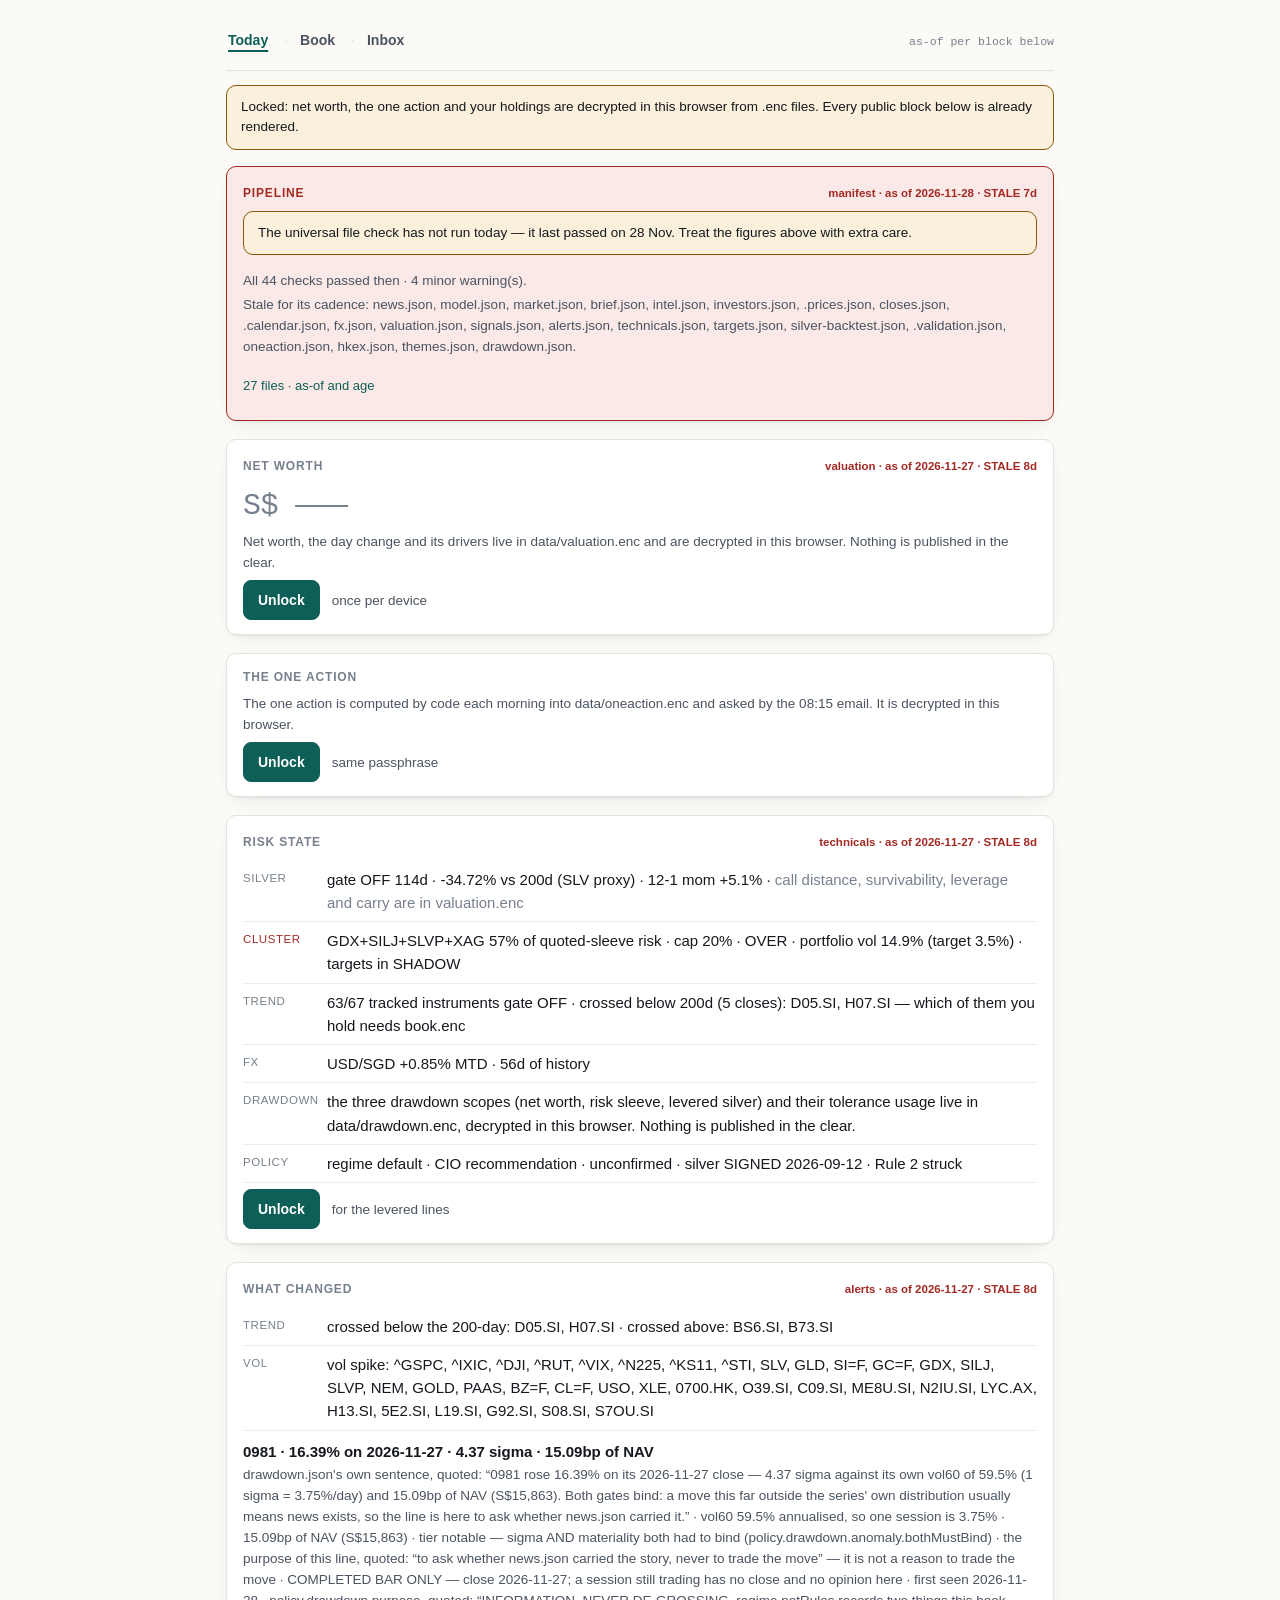
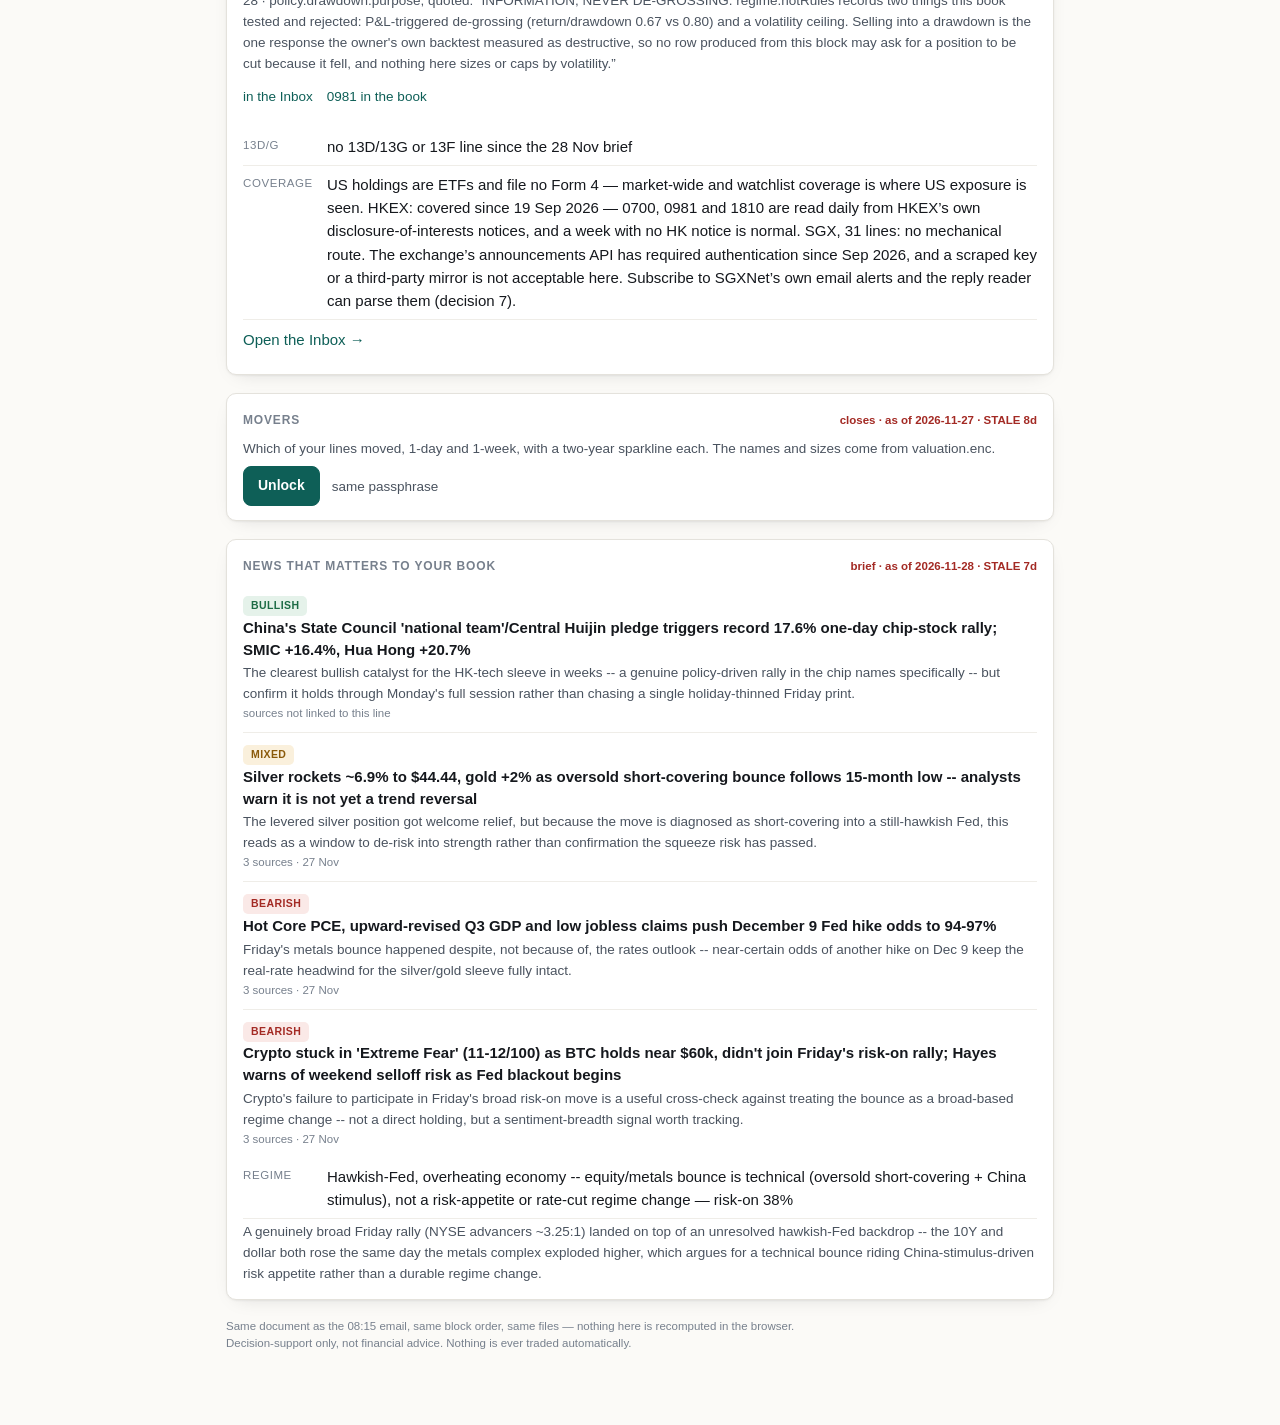
<file: today.html>
<!doctype html>
<!--
  today.html — the phone surface. Phase 5 of the 11 Sep 2026 redesign, section C of the build spec.

  WHY this file exists: the 08:15 email and the dashboard had drifted into two different documents.
  The email led with THE ONE ACTION and the risk state computed in code; index.html led with a
  247KB grid that recomputed its own prices in the browser from Yahoo and could disagree with the
  email it was supposed to be the live version of. On 5 Aug and again through 8–21 Aug the two told
  different stories on the same morning and nobody could say which was right.

  So this page is the SAME DOCUMENT as scripts/daily-brief.js in a second renderer: the same block
  order, the same wording for the One Action and the risk lines, reading the same files the brief
  read — never recomputing a figure the pipeline already computed. Three minutes, zero clicks, one
  thumb. Every number wears its as-of; a figure without a stamp is a bug.

  Zero external calls: no CDN, no fonts, no analytics, no off-origin fetch. System stack only.
  Money (valuation, oneaction, book) is decrypted in this browser from .enc and is never published
  in the clear; when it is locked the page shows every public block and an Unlock control where the
  money would be — never a zero, never a spinner that never resolves.

  index.html is untouched and keeps serving until the cutover clock reads 7/7. Styling and every
  data helper come from pcc.css and common.js (spec §B); this file owns no tokens of its own.
-->
<html lang="en">
<head>
<meta charset="utf-8">
<meta name="viewport" content="width=device-width,initial-scale=1,viewport-fit=cover">
<meta name="robots" content="noindex,nofollow">
<meta name="color-scheme" content="light dark">
<title>Today — Portfolio Command Center</title>
<link rel="stylesheet" href="pcc.css">
<style>
  /* Page-local only: the phone reading rhythm. Every colour is a pcc.css token — no new palette. */
  .blk{margin:0 0 18px}
  .blk-h{display:flex;align-items:baseline;justify-content:space-between;gap:10px;margin:0 0 8px}
  .blk-h h2{font-size:12px;font-weight:700;letter-spacing:.07em;text-transform:uppercase;color:var(--muted);margin:0}
  .ln{display:grid;grid-template-columns:74px 1fr;gap:2px 10px;padding:7px 0;border-bottom:1px solid var(--rule-2)}
  .ln:last-child{border-bottom:0}
  .ln-k{font-size:11.5px;letter-spacing:.05em;text-transform:uppercase;color:var(--muted);padding-top:2px}
  /* A breached line marks its LABEL, not its prose. The words already say FAIL and OVER — colour
     is the second signal, never the only one (Mail strips styles; so does a colour-blind reader). */
  .ln.bad .ln-k{color:var(--bad)}
  .ln-v{line-height:1.55}
  .sub{color:var(--ink-2);font-size:13.5px;line-height:1.55;margin:3px 0 0}
  .act{border-left:3px solid var(--accent);background:var(--accent-soft);border-radius:0 10px 10px 0;padding:13px 15px}
  .act-tag{font-size:11px;font-weight:700;letter-spacing:.09em;text-transform:uppercase;color:var(--accent)}
  .act-text{font-size:18px;line-height:1.4;letter-spacing:-.01em;margin:5px 0 0}
  .why{margin:10px 0 0;padding:0;list-style:none}
  .why li{position:relative;padding:0 0 0 15px;margin:0 0 6px;font-size:13.5px;line-height:1.5;color:var(--ink-2)}
  .why li::before{content:"";position:absolute;left:2px;top:8px;width:4px;height:4px;border-radius:50%;background:var(--muted)}
  .ask{margin:12px 0 0;padding:11px 0 0;border-top:1px solid var(--rule)}
  .ask-do{font-weight:650}
  .grammar{margin:5px 0 0;font-family:var(--mono);font-size:11.5px;color:var(--muted);word-break:break-word}
  .items{margin:0;padding:0;list-style:none}
  .items li{padding:10px 0;border-bottom:1px solid var(--rule-2)}
  .items li:last-child{border-bottom:0}
  .head{font-weight:600;line-height:1.45}
  .mv{display:grid;grid-template-columns:1fr auto auto 92px;gap:2px 10px;align-items:center;padding:9px 0;border-bottom:1px solid var(--rule-2)}
  .mv:last-child{border-bottom:0}
  .mv-n{min-width:0;overflow:hidden;text-overflow:ellipsis;white-space:nowrap}
  .mv-t{font-size:11.5px;color:var(--muted);font-family:var(--mono)}
  .mv svg{display:block}
  .tap{display:inline-flex;align-items:center;min-height:40px;color:var(--accent);text-decoration:none}
  .tap+.tap{margin-left:14px}
  /* .btn, .muted, .card, .num, .big, .stamp, .pill, .scroll, .up/.down all come from pcc.css —
     this page defines no colour and no control of its own. */
  .locked{display:flex;flex-wrap:wrap;align-items:center;gap:12px;margin:6px 0 0}
  .alarm{border-color:var(--bad);background:var(--bad-soft)}
  .alarm .blk-h h2{color:var(--bad)}
  .notice{border:1px solid var(--warn);background:var(--warn-soft);color:var(--ink);
          border-radius:10px;padding:11px 14px;margin:0 0 16px;font-size:13.5px;line-height:1.5}
  .notice.bad{border-color:var(--bad);background:var(--bad-soft)}
  .pipe-more{margin:8px 0 0}
  .pipe-more summary{cursor:pointer;font-size:13px;color:var(--accent);list-style-position:inside}
  #pipe-table td{white-space:nowrap}
  #pipe-table td:first-child{font-family:var(--mono);font-size:12.5px}
  @media (max-width:380px){
    .ln{grid-template-columns:1fr}
    .mv{grid-template-columns:1fr auto auto}
    .mv .mv-spark{display:none}
  }
</style>
</head>
<body>
<div class="wrap">

  <div id="nav-slot"></div>
  <div id="asof-slot"></div>
  <div id="boot-notice"></div>

  <main id="blocks">
    <!-- Block order is the email's (scripts/daily-brief.js), asserted by scripts/validate-pages.js.
         blk-pipeline is last while it is green and is moved to the front of this list when the data
         is stale or the validator failed — the only block that ever changes place. -->

    <section class="blk card" id="blk-nav" aria-labelledby="h-nav">
      <div class="blk-h"><h2 id="h-nav">Net worth</h2><span id="nav-stamp"></span></div>
      <div id="nav-body"></div>
    </section>

    <section class="blk card" id="blk-action" aria-labelledby="h-action">
      <div class="blk-h"><h2 id="h-action">The one action</h2><span id="action-stamp"></span></div>
      <div id="action-body"></div>
    </section>

    <section class="blk card" id="blk-risk" aria-labelledby="h-risk">
      <div class="blk-h"><h2 id="h-risk">Risk state</h2><span id="risk-stamp"></span></div>
      <div id="risk-body"></div>
    </section>

    <section class="blk card" id="blk-changed" aria-labelledby="h-changed">
      <div class="blk-h"><h2 id="h-changed">What changed</h2><span id="changed-stamp"></span></div>
      <div id="changed-body"></div>
    </section>

    <section class="blk card" id="blk-movers" aria-labelledby="h-movers">
      <div class="blk-h"><h2 id="h-movers">Movers</h2><span id="movers-stamp"></span></div>
      <div id="movers-body"></div>
    </section>

    <section class="blk card" id="blk-news" aria-labelledby="h-news">
      <div class="blk-h"><h2 id="h-news">News that matters to your book</h2><span id="news-stamp"></span></div>
      <div id="news-body"></div>
    </section>

    <section class="blk card" id="blk-pipeline" aria-labelledby="h-pipeline">
      <div class="blk-h"><h2 id="h-pipeline">Pipeline</h2><span id="pipe-stamp"></span></div>
      <div id="pipe-body"></div>
    </section>
  </main>

  <footer id="foot" class="stamp"></footer>
  <noscript>
    <p class="sub">This page renders the morning's data files in the browser, so it needs
    JavaScript. The same content arrives by email at 08:15 SGT every morning.</p>
  </noscript>
</div>

<script src="common.js"></script>
<script>
(function () {
  'use strict';

  // ── the contract with common.js (spec §B) ──────────────────────────────────
  // Everything this page draws goes through PCC. If Agent 2's build of common.js is missing a call
  // we SAY SO at the top of the page and skip the block that needed it — we never inline a private
  // copy, because a second implementation of money() or freshness() is exactly how the page and the
  // email started disagreeing in the first place.
  var P = window.PCC || {};
  var NEED = ['load', 'loadAll', 'priv', 'locked', 'unlock', 'money', 'pct', 'num', 'dateShort',
              'dateLong', 'ago', 'el', 'closesFor', 'retPct', 'spark', 'nav', 'asof', 'asofBanner',
              'deepLink', 'hash', 'gateLabel', 'err', 'freshness', 'stampHTML', 'sgtToday', 'ageDays'];
  var MISSING = NEED.filter(function (k) { return typeof P[k] !== 'function'; });
  var has = function (k) { return MISSING.indexOf(k) === -1; };

  // The ONLY DOM built without PCC.el: the line that reports PCC.el is missing. Diagnostic, not a
  // renderer — it carries no data from a file.
  function bootNotice(text, bad) {
    var d = document.createElement('div');
    d.className = 'notice' + (bad ? ' bad' : '');
    d.textContent = text;
    document.getElementById('boot-notice').appendChild(d);
  }
  if (MISSING.length) {
    bootNotice('common.js is missing ' + MISSING.length + ' call(s) this page is built on: '
      + MISSING.join(', ') + '. Blocks that need them are skipped rather than faked.', true);
  }
  if (!has('el') || !has('load')) return;   // nothing can be drawn honestly without these two

  var el = P.el;
  var $ = function (id) { return document.getElementById(id); };
  var txt = function (t, c) { return el('span', { class: c || '', text: t }); };
  var para = function (t, c) { return el('p', { class: c || 'sub', text: t }); };

  // PCC.stampHTML is the one sanctioned markup helper: it renders a date and a cadence label, never
  // a headline. Data text always goes through el()'s `text` (textContent).
  function stamp(asOf, cadence, what) {
    var s = el('span', { class: 'stamp' });
    if (!has('stampHTML')) {
      s.textContent = String(asOf || '—').slice(0, 10) + ' (PCC.stampHTML missing)';
      return s;
    }
    // stampEl builds the span with textContent — a file's asOf is DATA and never becomes markup.
    if (P.stampEl) return P.stampEl(asOf, cadence, what);
    var t = P.stampText ? P.stampText(asOf, cadence, what) : { text: String(asOf || '—').slice(0, 10) };
    s.textContent = t.text; if (t.state) s.className = 'stamp ' + (t.state === 'stale' ? 'stale' : t.state === 'amber' ? 'aging' : '');
    return s;
  }
  function svgBox(markup, cls) {
    var s = el('span', { class: cls || '' });
    s.innerHTML = markup;                       // hand-drawn inline SVG from PCC.spark; no data text
    return s;
  }
  function line(k, v, cls) {
    return el('div', { class: 'ln' + (cls ? ' ' + cls : '') }, [
      el('span', { class: 'ln-k', text: k }),
      el('span', { class: 'ln-v', text: v })
    ]);
  }
  function lineEls(k, kids, cls) {
    return el('div', { class: 'ln' + (cls ? ' ' + cls : '') }, [
      el('span', { class: 'ln-k', text: k }),
      el('span', { class: 'ln-v' }, kids)
    ]);
  }
  function fill(id, kids) {
    var host = $(id); while (host.firstChild) host.removeChild(host.firstChild);
    (kids || []).forEach(function (k) { if (k) host.appendChild(k); });
  }
  function unlockPanel(what) {
    var b = el('button', { class: 'btn', type: 'button', text: 'Unlock' });
    b.addEventListener('click', function () { doUnlock(); });
    return el('div', { class: 'locked' }, [b, el('span', { class: 'sub muted', text: what })]);
  }
  var sgn = function (n) { return n == null ? '' : n < 0 ? 'down' : n > 0 ? 'up' : ''; };
  var pct = function (n, dp) { return has('pct') ? P.pct(n, { dp: dp == null ? 2 : dp, sign: true }) : String(n); };
  var money = function (n, o) { return has('money') ? P.money(n, o || { cur: 'SGD', dp: 0 }) : String(n); };
  var dshort = function (d) { return has('dateShort') ? P.dateShort(d) : String(d || '').slice(0, 10); };

  // ── state ─────────────────────────────────────────────────────────────────
  // Written with the 'data/' prefix on purpose. PCC.load strips it, so runtime is unchanged — but
  // scripts/validate-pages.js can only check "is every file this page fetches in publish.js ALLOW"
  // against paths it can see in the source. Passed as a variable with bare names, all ten were
  // invisible to that gate and it passed the page without checking anything.
  var PUBLIC_FILES = ['data/manifest.json', 'data/.validation.json', 'data/technicals.json',
                      'data/targets.json', 'data/alerts.json', 'data/brief.json', 'data/news.json',
                      'data/policy.json', 'data/fx.json', 'data/closes.json', 'data/themes.json'];
  var FX_HISTORY = 'data/fx-history.ndjson';
  var D = {};          // public files, name -> obj|null
  var V = null;        // valuation.enc
  var OA = null;       // oneaction.enc
  var BK = null;       // book.enc — needed ONLY for the ticker -> yf join; technicals.json and
                       // closes.json are keyed by the Yahoo symbol and valuation lines carry none.
  var DD = null;       // drawdown.enc — phase 9. PRIVATE, exactly like valuation.enc: the plaintext
                       // carries navSGD and a valueSGD per position, so data/drawdown.json is
                       // gitignored and only the envelope ships. Locked, the drawdown lines say so.
  var LOCKED = true;
  var FXH = [];        // fx-history.ndjson rows
  var TODAY = has('sgtToday') ? P.sgtToday() : new Date().toLocaleDateString('en-CA', { timeZone: 'Asia/Singapore' });

  // fx-history is NDJSON and PCC.load() is JSON-only, so this page reads it directly. Same-origin,
  // relative, no parsing of anything but numbers — see the deviation note in the handover.
  async function loadFxHistory() {
    try {
      var r = await fetch(FX_HISTORY + '?t=' + Date.now(), { cache: 'no-store' });
      if (!r.ok) return [];
      var body = await r.text();
      return body.split('\n').filter(Boolean).map(function (l) {
        try { return JSON.parse(l); } catch (_) { return null; }
      }).filter(Boolean);
    } catch (_) { return []; }
  }

  async function loadPrivate() {
    LOCKED = has('locked') ? P.locked() : true;
    V = OA = BK = DD = null;
    if (LOCKED || !has('priv')) return;
    var got = await Promise.all([P.priv('valuation'), P.priv('oneaction'), P.priv('book'), P.priv('drawdown')]);
    V = got[0]; OA = got[1]; BK = got[2]; DD = got[3];
    if (!V && !OA) LOCKED = true;   // refused or wrong passphrase — treat as locked, never as zero
  }

  async function doUnlock() {
    if (!has('unlock')) return;
    var ok = await P.unlock();
    if (ok) { await loadPrivate(); renderAll(); }
  }

  // ── 1. blk-nav ────────────────────────────────────────────────────────────
  function renderNav() {
    var m = (D['manifest.json'] && D['manifest.json'].files) || {};
    var vm = m['valuation.json'] || {};
    fill('nav-stamp', [stamp(vm.asOf, 'daily', 'valuation')]);

    if (!V) {
      fill('nav-body', [
        el('div', { class: 'big num muted', text: 'S$ ———' }),
        para('Net worth, the day change and its drivers live in data/valuation.enc and are decrypted '
           + 'in this browser. Nothing is published in the clear.'),
        unlockPanel('once per device')
      ]);
      return;
    }
    var kids = [];
    // The NAV itself is ink, never red: a −0.10% day is not an emergency and colouring the net
    // worth makes every ordinary morning look like one. Only the change carries direction.
    kids.push(el('div', { class: 'big num', text: money(V.navSGD) }));
    kids.push(el('div', { class: 'sub' }, [
      txt(pct(V.dayChgPct) + '  ', 'num ' + sgn(V.dayChgPct)),
      txt('(' + (V.dayChgSGD >= 0 ? '+' : '') + money(V.dayChgSGD) + ') vs prev close', 'num muted')
    ]));
    kids.push(el('div', { class: 'sub muted' }, [
      stamp(V.asOf, 'daily', 'prices'), txt(' · ', 'stamp'), stamp(V.fxAsOf, 'daily', 'fx')
    ]));

    // the three drivers — the email prints one NAV line; the phone gets the reason it moved
    var drivers = (V.lines || []).filter(function (l) { return l.dayChgSGD; })
      .sort(function (a, b) { return Math.abs(b.dayChgSGD) - Math.abs(a.dayChgSGD); }).slice(0, 3);
    if (drivers.length) {
      kids.push(el('div', { class: 'ln-k', style: 'margin:14px 0 2px' }, [txt('Day change came from')]));
      drivers.forEach(function (l) {
        kids.push(lineEls(l.t, [
          txt(l.n),
          el('span', { class: 'num ' + sgn(l.dayChgSGD),
                       text: '  ' + (l.dayChgSGD >= 0 ? '+' : '') + money(l.dayChgSGD) })
        ]));
      });
    }
    if (V.stale && V.stale.length) {
      kids.push(para(V.stale.length + ' stale mark(s) — '
        + V.stale.slice(0, 5).map(function (x) { return x.t || x.id; }).join(', ')
        + (V.stale.length > 5 ? ' and ' + (V.stale.length - 5) + ' more' : '')
        + ' — manual marks over 90 days, valued at the last known book.', 'sub muted'));
    }
    kids.push(el('div', {}, [el('a', { class: 'tap', href: 'book.html', text: 'Open the book →' })]));
    fill('nav-body', kids);
  }

  // ── 2. blk-action ─────────────────────────────────────────────────────────
  // Same lines, same order, same words as scripts/daily-brief.js actionLines().
  function renderAction() {
    fill('action-stamp', [OA ? stamp(OA.date, 'daily', 'one-action') : el('span', { class: 'stamp', text: '' })]);

    if (!OA) {
      fill('action-body', LOCKED
        ? [para('The one action is computed by code each morning into data/oneaction.enc and asked by '
              + 'the 08:15 email. It is decrypted in this browser.'), unlockPanel('same passphrase')]
        : [P.err ? P.err('oneaction.enc did not load — scripts/one-action.js may not have run this morning.')
                 : para('oneaction.enc did not load.')]);
      return;
    }
    var a = OA.action || {}, j = OA.journal || {}, kids = [];

    if (OA.date !== TODAY) {
      kids.push(el('div', { class: 'notice' }, [txt('This action is dated '
        + (has('dateLong') ? P.dateLong(OA.date) : OA.date) + ' — today is '
        + (has('dateLong') ? P.dateLong(TODAY) : TODAY)
        + '. one-action.js has not run yet this morning, so it may already be cleared.')]));
    }

    var box = [];
    if (a.kind === 'none') {
      box.push(el('div', { class: 'act-text', text: a.text || 'No action.' }));
    } else {
      box.push(el('div', { class: 'act-tag', text: 'Action' }));
      box.push(el('div', { class: 'act-text', text: a.text || '' }));
    }
    if (a.why && a.why.length) {
      box.push(el('ul', { class: 'why' }, a.why.map(function (w) { return el('li', { text: w }); })));
    }

    // The ask. A static page has no write path (spec §3): it prints the reply and the grammar, and
    // never a Done button it cannot honour.
    var ask = [];
    if (j.status === 'deferred' && j.lastReply) {
      ask.push(el('div', { class: 'ask-do', text: 'Deferred until ' + dshort(j.deferredUntil)
        + ' ("' + (j.lastReply.arg || 'no reason given') + '") — reply DONE to the morning email when done.' }));
    } else if (a.ask) {
      // split/join rather than a regex on the pipe: that regex literal ends in the two characters
      // that CLOSE a block comment, and a tool stripping block comments across the whole file then
      // eats everything back to the nearest stray open. It already cost us the ALLOW check once.
      ask.push(el('div', { class: 'ask-do',
        text: 'reply ' + String(a.ask).split('|').map(function (s) { return s.trim(); }).join(' / ')
              + ' to the morning email' }));
    }
    if (j.status === 'reported-done' && j.lastReply) {
      ask.push(el('div', { class: 'sub',
        text: 'You replied DONE on ' + dshort(j.lastReply.receivedAt || j.lastReply.at)
              + (j.note ? ' — ' + j.note : '') }));
    }
    if (ask.length) {
      ask.push(el('div', { class: 'grammar',
        text: 'DONE · DEFER <why> · WATCH <ticker> · NOTE <text> · DECIDE <n> <text>' }));
      box.push(el('div', { class: 'ask' }, ask));
    }
    kids.push(el('div', { class: 'act' }, box));

    (OA.candidates || []).forEach(function (c) {
      kids.push(para('also open · ' + c.key + ': ' + c.text + ' — reply DONE ' + c.key + ' when done'));
    });
    if (a.clearsWhen) kids.push(para('Clears when: ' + a.clearsWhen, 'sub muted'));
    if (a.policy) kids.push(para('Policy: ' + a.policy, 'sub muted'));
    fill('action-body', kids);
  }

  // ── 3. blk-risk ───────────────────────────────────────────────────────────
  // The email's riskLines(), line for line. The public half (gate, cluster, policy, fx) always
  // renders; the levered half (call distance, survivability, leverage, carry) needs valuation.enc.
  function renderRisk() {
    var T = D['technicals.json'], TG = D['targets.json'], POL = D['policy.json'], FX = D['fx.json'];
    // Two stamps: technicals drives the gate/vol/trend lines, drawdown.enc drives the three scopes.
    // One stamp over two feeds would let a dead drawdown monitor hide behind a fresh technicals file.
    fill('risk-stamp', [stamp(T && T.asOf, 'daily', 'technicals')]
      .concat(DD ? [txt(' · ', 'stamp'), stamp(DD.asOf, 'daily', 'drawdown')] : []));
    var kids = [], s = V && V.silver;
    var slv = T && T.instruments && (T.instruments.SLV || T.instruments['SI=F']);

    if (slv) {
      var g = has('gateLabel') ? P.gateLabel(slv) : { text: slv.gate && slv.gate.on ? 'gate ON' : 'gate OFF' };
      var pub = g.text + ' · ' + pct(slv.distPct200) + ' vs 200d (SLV proxy) · 12-1 mom '
              + pct(slv.mom12_1Pct, 1);
      if (s) {
        // These four figures come from valuation.enc, not from technicals — so they carry their own
        // provenance: the price date, its trust, and the age of the loan mark the leverage divides by.
        var loanMark = null;
        try { var lh = (BK && BK.holdings || []).filter(function (h) { return h.t === 'LOAN'; })[0]; loanMark = lh && lh.mark && lh.mark.asOf; } catch (_) {}
        kids.push(line('silver', pub + ' · ' + s.distanceToCallPct + '% to margin call ('
          + s.distanceToCallPctStressed + '% at 1.5x rate) · survivability '
          + (s.survivability && s.survivability.pass ? 'PASS' : 'FAIL') + ' · leverage ' + s.leverage + 'x'
          + ' · price ' + dshort(s.priceAsOf) + (s.priceTrust === 'low' ? ' (low-trust)' : '')
          + (loanMark ? ' · loan mark ' + dshort(loanMark) : ''),
          s.survivability && s.survivability.pass ? '' : 'bad'));
        kids.push(line('carry', 'loan ' + s.carry.loanRatePct + '% vs silver 12m '
          + (s.carry.silver12mPct == null ? 'n/a' : s.carry.silver12mPct + '%') + ' — ' + s.carry.note));
        if (String(s.maintenanceRateSource || '').indexOf('ASSUMED') === 0) {
          kids.push(para('Maintenance rate ' + Math.round(s.maintenanceRate * 100)
            + '% is ASSUMED (as of ' + s.maintenanceRateAsOf
            + ') — confirm on the IBKR account page and update data/book.json.', 'sub muted'));
        }
      } else {
        kids.push(lineEls('silver', [
          txt(pub + ' · '),
          txt('call distance, survivability, leverage and carry are in valuation.enc', 'muted')
        ]));
      }
    }

    if (TG && TG.clusters && TG.clusters[0]) {
      var c = TG.clusters[0];
      kids.push(line('cluster', c.name + ' ' + Math.round(c.actualRiskShare * 100)
        + '% of quoted-sleeve risk · cap 20%' + (c.overCapActual ? ' · OVER' : '')
        + ' · portfolio vol ' + TG.portfolioVolActualPct + '% (target ' + TG.portfolioVolTargetPct
        + '%) · targets in SHADOW', c.overCapActual ? 'bad' : ''));
    }

    // trend — n of m HELD names with the gate off needs the book's yf symbols; without them the
    // honest answer is the tracked universe, said as such.
    if (T && T.summary) {
      var held = heldSymbols();
      if (held.length) {
        var on = held.filter(function (y) { return T.instruments[y]; });
        var off = on.filter(function (y) { return T.instruments[y].gate.on === false; });
        var below = (T.summary.crossedBelow5d || []).filter(function (y) { return held.indexOf(y) > -1; });
        kids.push(line('trend', off.length + '/' + on.length + ' held names gate OFF · crossed below '
          + '200d (5 closes): ' + (below.join(', ') || 'none')));
      } else {
        kids.push(line('trend', T.summary.gateOff + '/' + T.summary.instruments
          + ' tracked instruments gate OFF · crossed below 200d (5 closes): '
          + ((T.summary.crossedBelow5d || []).join(', ') || 'none')
          + ' — which of them you hold needs book.enc'));
      }
    }

    // fx MTD, exactly as the email computes it, and the same honest fallback when history is short.
    if (FXH.length) {
      var cur = FXH[FXH.length - 1];
      var mo = FXH.filter(function (x) { return String(x.date).slice(0, 7) === String(cur.date).slice(0, 7); })[0];
      if (mo && mo !== cur && mo.rates && cur.rates) {
        var mv = (cur.rates.USD / mo.rates.USD - 1) * 100;
        kids.push(line('fx', 'USD/SGD ' + pct(mv) + ' MTD' + (Math.abs(mv) > 3 ? ' — over 3%: FX cash review' : '')
          + ' · ' + FXH.length + 'd of history'));
      } else {
        kids.push(line('fx', 'USD/SGD ' + (FX && has('num') ? P.num(FX.rates.USD, 4) : '—')
          + ' · FX history starts ' + String(cur.date).slice(0, 10) + ' — MTD needs a second month-to-date row'));
      }
    } else {
      kids.push(line('fx', 'data/fx-history.ndjson did not load — no MTD move to show'));
    }

    // ── drawdown (phase 9, 2 Oct 2026) ──────────────────────────────────────
    // nav-history.ndjson is still not published; data/drawdown.enc is, written by scripts/drawdown.js and encrypted
    // exactly like valuation.enc (its plaintext carries navSGD and a valueSGD per position, so the .json is gitignored
    // and only the envelope ships). Locked, these lines name the file and show NO number — a half-locked row would read
    // as a drawdown of zero. The three scopes lead because they are the portfolio-level facts, and only bands that
    // WORSENED today are printed: a standing fall is true every morning and reprinting it is wallpaper. Nothing here
    // asks for a trim — policy.json regime.notRules records P&L-triggered de-grossing as tested and HARMFUL in this
    // book (return/drawdown 0.67 vs 0.80), so the only actions named are REPAY (margin) and a written NOTE (thesis).
    if (!DD) {
      kids.push(line('drawdown', V ? 'data/drawdown.enc did not load — scripts/drawdown.js may not have run. No drawdown, no tolerance usage and no band crossing is shown, and nothing stands in for them.'
        : 'the three drawdown scopes (net worth, risk sleeve, levered silver) and their tolerance usage live in data/drawdown.enc, decrypted in this browser. Nothing is published in the clear.'));
    } else {
      var dn = function (v) { return v == null || !isFinite(Number(v)) ? '—' : P.num(Number(v), 2); };
      var SC = DD.scopes || {}, RS = SC.riskSleeve, NW = SC.netWorth, LV = SC.levered, sv = (LV && LV.survivability) || {};
      if (RS) kids.push(line('risk sleeve', dn(RS.drawdownPct) + '% below its ' + dshort(RS.peak && RS.peak.on) + ' peak · ' + dn(RS.usedOfTolerancePct) + '% of the ' + dn(RS.tolerancePct) + '% tolerance · ' + dn(RS.pctOfNav) + '% of NAV, ' + RS.members + ' members, ' + RS.historySessions + ' sessions from ' + RS.historyFrom, RS.usedOfTolerancePct >= 100 ? 'bad' : ''));
      if (NW) kids.push(line('net worth dd', dn(NW.drawdownPct) + '% below its ' + dshort(NW.peak && NW.peak.on) + ' peak · ' + dn(NW.usedOfTolerancePct) + '% of the ' + dn(NW.tolerancePct) + '% tolerance — over ' + NW.historySessions + ' sessions from ' + NW.historyFrom + ' only, so NOT a 1-year or max drawdown'));
      if (LV) kids.push(line('levered dd', dn(LV.fromPeakPct) + '% below its ' + dshort(LV.peakOn) + ' peak · leverage ' + LV.leverage + 'x vs a ' + LV.ceiling + 'x signed ceiling · stressed call ' + dn(LV.distanceToCallPctStressed) + '% away · survivability ' + (sv.pass === false ? 'FAIL' : 'pass') + ' — the response is REPAY, never sell', sv.pass === false ? 'bad' : ''));
      var evs = (DD.events || []).filter(Boolean), live = evs.filter(function (e) { return e.bootstrap !== true; });
      var bootN = evs.length - live.length, crossed = live.filter(function (e) { return e.firstSeen === TODAY; });
      if (crossed.length) crossed.forEach(function (e) { kids.push(line('crossed', e.reason + ' · ' + (e.t || e.scope || '?') + (e.band == null ? '' : ' band ' + e.band) + (e.fromPeakPct == null ? '' : ' · ' + dn(e.fromPeakPct) + '% from peak') + (e.navBp == null ? '' : ' · ' + dn(e.navBp) + 'bp of NAV') + ' · ' + (e.barOn ? 'close ' + dshort(e.barOn) : 'as of ' + dshort(DD.asOf)) + (e.ask ? ' · ask ' + e.ask : ''), e.reason === 'margin' ? 'bad' : '')); });
      else if (bootN && !live.length) kids.push(line('crossed', 'nothing today. The ' + bootN + ' state(s) held are FIRST READINGS of falls that already existed when the monitor was built — not today’s moves. inbox.html, family "risk".'));
      else kids.push(line('crossed', 'nothing entered a worse band today · ' + evs.length + ' state(s) retained · a recovery lowers a band silently, so one fall cannot alert twice'));
      kids.push(para('Drawdown scopes come from data/drawdown.enc, decrypted here, computed from COMPLETED closes on each name’s own exchange calendar. The only actions a risk row may ask for are REPAY (margin) or a written NOTE (thesis) — never a trim: P&L-triggered de-grossing was tested in this book and measured as harmful.'
        + (DD.scan && (DD.scan.errors || []).length ? ' Last scan recorded ' + DD.scan.errors.length + ' error(s) — ' + DD.scan.errors.slice(0, 2).map(function (x) { return (x.t || x.stage || '?') + ': ' + String(x.why || ''); }).join('; ') + '; those lines have no drawdown here and are not counted as flat.' : ''), 'sub muted'));
    }

    if (POL) {
      kids.push(line('policy', 'regime ' + (POL.regime ? POL.regime.status : '—') + ' · silver '
        + (POL.silverLeverage ? String(POL.silverLeverage.status).split(' — ')[0] : '—')
        + (POL.silverLeverage && POL.silverLeverage.rule2InForce === false ? ' · Rule 2 struck' : '')));
    }
    if (!V) kids.push(unlockPanel('for the levered lines'));
    fill('risk-body', kids.length ? kids : [para('No risk file loaded — technicals.json, targets.json and policy.json are all absent.')]);
  }

  function heldSymbols() {
    if (!BK || !BK.holdings) return [];
    return BK.holdings.map(function (h) { return h.yf; }).filter(Boolean);
  }

  // ── 4. blk-changed ────────────────────────────────────────────────────────
  function renderChanged() {
    var T = D['technicals.json'], A = D['alerts.json'], B = D['brief.json'];
    var since = B && B.date ? String(B.date).slice(0, 10) : null;
    fill('changed-stamp', [stamp(A && A.generatedAt, 'daily', 'alerts')]);
    var kids = [], held = heldSymbols();

    if (T && T.summary) {
      var mark = function (y) { return held.length && held.indexOf(y) > -1 ? y + ' (held)' : y; };
      var below = (T.summary.crossedBelow5d || []).map(mark).join(', ');
      var above = (T.summary.crossedAbove5d || []).map(mark).join(', ');
      kids.push(line('trend', 'crossed below the 200-day: ' + (below || 'none')
        + ' · crossed above: ' + (above || 'none')));
      if (T.summary.volSpike && T.summary.volSpike.length) {
        kids.push(line('vol', 'vol spike: ' + T.summary.volSpike.map(mark).join(', ')));
      }
    }

    var alerts = (A && A.alerts) || [];
    // The window is INGEST time (a.at), not the filing date: EDGAR dates a trade 1-3 days before
    // alerts.js ever sees it, so comparing filing date to the brief's date matched nothing at all.
    var sinceTs = B && B.date ? Date.parse(B.date) : NaN;
    // One day back: alerts.js ingests at 07:02 BEFORE the agent stamps brief.json, so this morning's rows
    // are always older than the brief beside them. The window is "since yesterday's send", not "since
    // this file was written" — which on a normal morning matched nothing at all.
    var fresh = isNaN(sinceTs) ? alerts : alerts.filter(function (x) { return Date.parse(x.at) > sinceTs - 864e5; });
    var rank = function (x) {
      var t = x.tags || [];
      return t.indexOf('in-book') > -1 ? 0 : t.indexOf('watchlist') > -1 ? 1 : 2;
    };
    var notable = fresh.filter(function (x) { return x.severity === 'Notable'; })
      .sort(function (a, b) { return rank(a) - rank(b) || (b.usd || 0) - (a.usd || 0); }).slice(0, 6);

    if (notable.length) {
      kids.push(el('ul', { class: 'items' }, notable.map(function (x) {
        return el('li', {}, [
          el('div', { class: 'head', text: x.headline }),
          el('div', { class: 'sub', text: x.detail || '' }),
          el('div', { class: 'sub muted' }, alertLinks(x))
        ]);
      })));
    } else {
      kids.push(para('No Notable insider or ownership event since '
        + (since ? 'the ' + dshort(since) + ' brief' : 'the last brief') + ' · '
        + alerts.length + ' in the log.'));
    }

    var owner = fresh.filter(function (x) { return x.family === 'ownership'; });
    // Phase 6: 13F filings join this line. They come from alerts.json's family 'fund' filing rows —
    // alerts.js writes one per data/13f.json events[] row when it first sees it — so the window is the
    // same ingest-time window as every alert above, and the phone never downloads the ~1 MB 13f.json
    // to count a dozen rows. The first scan's backfill (tag 'backfill') is not news and is skipped.
    var f13 = fresh.filter(function (x) { return x.family === 'fund' && x.what === 'filing' && (x.tags || []).indexOf('backfill') < 0; });
    if (f13.length) {
      kids.push(lineEls('13D/G', [
        txt((owner.length ? owner.length + ' ownership filing(s) and ' : '') + f13.length + ' 13F filing(s) since the last brief: '
          + f13.slice(0, 4).map(function (x) { return x.issuer + (x.quarter ? ' ' + x.quarter : ''); }).join(', ')
          + (f13.length > 4 ? ' +' + (f13.length - 4) + ' more' : '') + ' — '),
        el('a', { class: 'tap', href: deep('inbox', 'a-' + f13[0].id), text: 'see the Inbox' })
      ]));
    } else {
      kids.push(line('13D/G', owner.length
        ? owner.length + ' ownership filing(s) since the last brief — see the Inbox'
        : 'no 13D/13G or 13F line since ' + (since ? 'the ' + dshort(since) + ' brief' : 'the last brief')));
    }

    // The theme radar (phase 8, 20 Sep 2026), MONDAYS ONLY — the same gate the email's THEME RADAR
    // block uses, for the same reason: filing counts move on a quarterly clock, so a daily theme
    // line would be the same sentence five mornings running. On a Monday it never silently
    // disappears: a quiet week says "no stage change this week" and stamps the radar's own last
    // check, because a block that vanishes reads exactly like a file that died. Two axes, never
    // folded into one: `stage` is the discovery ladder and the rung is the HIGHEST EVER ATTAINED,
    // `crowding` is separate, and a theme can be crowded having never been a Candidate.
    var TH = D['themes.json'], isMon = false;
    try { isMon = new Date(Date.parse(TODAY + 'T00:00:00Z')).getUTCDay() === 1; } catch (_) {}
    if (isMon && !TH) {
      kids.push(line('themes', 'data/themes.json did not load — no theme is counted on this page today. It is written weekly by scripts/themes.js.'));
    } else if (isMon) {
      var POLT = (D['policy.json'] && D['policy.json'].themes) || {};
      var LAD = (POLT.ladder && POLT.ladder.length) ? POLT.ladder : ['Watching', 'Candidate', 'Evidenced', 'Priced'];
      var onLad = function (s) { return LAD.indexOf(s) > -1; };
      var wk = new Date(Date.parse(TODAY + 'T00:00:00Z') - 7 * 864e5).toISOString().slice(0, 10);
      var ths = (TH.themes || []).filter(Boolean);
      var tOf = function (term) { for (var i = 0; i < ths.length; i++) if (ths[i].term === term) return ths[i]; return null; };
      var nOf = function (v) { return v == null ? '?' : String(v); };
      var mv = (TH.history || []).filter(function (h) { return h && h.to && onLad(h.to) && String(h.at || '') >= wk; });
      mv.sort(function (a, b) { return String(a.at) < String(b.at) ? -1 : String(a.at) > String(b.at) ? 1 : 0; });
      mv.forEach(function (h) {
        var t = tOf(h.term) || {}, qs = (t.quarters || []).filter(function (q) { return q && !q.partial && q.filers != null; });
        var a = qs[qs.length - 2], b = qs[qs.length - 1];
        kids.push(line('theme', h.term + ': ' + (!h.from || !onLad(h.from) ? 'first reading on the ladder — ' + h.to : h.from + ' → ' + h.to)
          + ' on ' + dshort(h.at) + ' · ' + (a && b ? 'distinct filers ' + a.q + ' ' + nOf(a.filers) + ' → ' + b.q + ' ' + nOf(b.filers) : 'no complete quarter carries a filer count')
          + ' · ' + (t.candidateOn ? 'first doubled from a base above ten on ' + dshort(t.candidateOn) : 'has never doubled from a base above ten')
          + ' · ' + ((t.pricedNames || []).length) + ' of its names are in closes.json, and co-movement needs 3'));
      });
      if (!mv.length) {
        kids.push(line('theme', 'no stage change this week — nothing moved on the ladder since ' + dshort(wk) + '. '
          + (ths.length ? ths.map(function (t) { return t.term + ' ' + t.stage; }).join(' · ') : 'no term is seeded')
          + '. The rung is the highest ever attained, so a quiet week leaves it where it was.'));
      }
      var openW = ths.filter(function (t) { return t.entryWindow; });
      var crowd = ths.filter(function (t) { return t.crowding && t.crowding.level === 'crowded'; });
      var noCand = crowd.filter(function (t) { return !t.candidateOn; });
      kids.push(line('theme', openW.length
        ? 'entry window OPEN: ' + openW.map(function (t) { return t.term + ' (' + t.stage + ', crowding ' + (t.crowding ? t.crowding.level : '?') + ')'; }).join(', ')
          + ' — themes.json computes it as stage Priced AND crowding not crowded.'
        : 'entry window: none open. ' + ths.map(function (t) {
            return t.term + ' is ' + t.stage + ' with crowding ' + (t.crowding ? t.crowding.level : '?')
              + ' (' + nOf(t.crowding && t.crowding.effectiveTrusts) + ' trust(s) with an effective 485BPOS prospectus)';
          }).join('; ') + '.'
          + (ths.length && crowd.length === ths.length ? ' Every term the radar carries is already packaged and sold.' : '')
          + (noCand.length ? ' ' + noCand.map(function (t) { return t.term; }).join(' and ') + ' reached that state without ever being a Candidate — product without breadth: the prospectuses exist, the filer base never doubled.' : '')
          + ' That is what has been filed, reported as a state; it is not a suggestion to do anything or to avoid anything.'));
      var thAlert = alerts.filter(function (x) { return x.family === 'theme'; })[0] || null;
      // scan.checkedAt is an instant, and dateShort reads the UTC date out of it: a 06:20 SGT run
      // lands at 22:20 UTC the day BEFORE and the stamp would report yesterday. SGT first, always.
      var sgtOf = function (iso) { var t = Date.parse(iso);
        return isNaN(t) ? String(iso || '').slice(0, 10) : new Date(t).toLocaleDateString('en-CA', { timeZone: 'Asia/Singapore' }); };
      kids.push(lineEls('radar', [
        txt('checked ' + dshort(sgtOf((TH.scan && TH.scan.checkedAt) || TH.asOf)) + ' · weekly, because a daily run would spend requests watching a number that cannot move · '),
        el('a', { class: 'tap', href: deep('inbox', thAlert ? 'a-' + thAlert.id : null), text: thAlert ? 'the theme rows in the Inbox' : 'Open the Inbox' })
      ]));
    }

    // The coverage line (phase 7, 19 Sep 2026). It reads as boilerplate on a quiet morning, which is
    // exactly why it is here: "no Notable event" above means nothing unless the reader knows which
    // exchanges were actually looked at. HKEX is now read daily; SGX has no mechanical route at all
    // and saying so every morning is cheaper than the owner assuming silence means nothing happened.
    kids.push(line('coverage', 'US holdings are ETFs and file no Form 4 — market-wide and watchlist '
      + 'coverage is where US exposure is seen. HKEX: covered since 19 Sep 2026 — 0700, 0981 and 1810 '
      + 'are read daily from HKEX’s own disclosure-of-interests notices, and a week with no HK '
      + 'notice is normal. SGX, 31 lines: no mechanical route. The exchange’s announcements API '
      + 'has required authentication since Sep 2026, and a scraped key or a third-party mirror is not '
      + 'acceptable here. Subscribe to SGXNet’s own email alerts and the reply reader can parse '
      + 'them (decision 7).'));

    kids.push(el('div', {}, [
      el('a', { class: 'tap', href: deep('inbox', null), text: 'Open the Inbox →' })
    ]));
    fill('changed-body', kids);
  }

  function alertLinks(x) {
    var out = [];
    out.push(el('a', { class: 'tap', href: deep('inbox', 'a-' + x.id), text: 'in the Inbox' }));
    if (x.ticker) out.push(el('a', { class: 'tap', href: deep('book', 'pos-' + x.ticker), text: x.ticker + ' in the book' }));
    // Only sec.gov links leave this origin, and only as an href (spec §2).
    if (x.url && /^https:\/\/www\.sec\.gov\//.test(x.url)) {
      out.push(el('a', { class: 'tap', href: x.url, rel: 'noopener noreferrer', target: '_blank', text: 'filing' }));
    }
    return out;
  }
  function deep(surface, anchor) {
    if (has('deepLink')) return P.deepLink(surface, anchor, has('asof') ? P.asof() : null);
    return surface + '.html' + (anchor ? '#' + anchor : '');
  }

  // ── 5. blk-movers ─────────────────────────────────────────────────────────
  function renderMovers() {
    var CL = D['closes.json'];
    fill('movers-stamp', [stamp(CL && CL.asOf, 'daily', 'closes')]);

    if (!V) {
      fill('movers-body', [
        para('Which of your lines moved, 1-day and 1-week, with a two-year sparkline each. The names '
           + 'and sizes come from valuation.enc.'),
        unlockPanel('same passphrase')
      ]);
      return;
    }
    var byId = {};
    ((BK && BK.holdings) || []).forEach(function (h) { byId[h.id] = h; });

    var rows = (V.lines || []).filter(function (l) { return l.source === 'live'; }).map(function (l) {
      var h = byId[l.id], sym = h && h.yf;
      var ser = (CL && sym && has('closesFor')) ? P.closesFor(CL, sym) : [];
      var prev = l.valueSGD - l.dayChgSGD;
      var useSer = ser.length > 1 && has('retPct');
      return {
        t: l.t, n: l.n, ser: ser, chg: l.dayChgSGD, trust: l.trust, src: useSer ? 'closes' : 'valuation',
        // each exchange closes on its own calendar, so a row's "1 day" is ITS last completed
        // session — which is not always the session valuation.json priced the book on. The
        // date travels with the row rather than being averaged away into one header.
        asOf: useSer ? ser[ser.length - 1].d : l.priceAsOf,
        d1: useSer ? P.retPct(ser, 1) : (prev ? l.dayChgSGD / prev * 100 : null),
        d5: (ser.length > 5 && has('retPct')) ? P.retPct(ser, 5) : null
      };
    }).filter(function (r) { return r.d1 != null; })
      .sort(function (a, b) { return Math.abs(b.d1) - Math.abs(a.d1); }).slice(0, 6);

    var kids = [];
    if (!CL) {
      kids.push(el('div', { class: 'notice' }, [txt('data/closes.json is not published yet '
        + '(scripts/closes.js, spec §A). The 1-day column below is the price move implied by '
        + 'valuation.json; the 1-week column and the sparklines need that file.')]));
    }
    if (!BK && CL) {
      kids.push(el('div', { class: 'notice' }, [txt('book.enc did not decrypt, so these lines cannot '
        + 'be joined to closes.json by symbol. 1-day only, from valuation.json.')]));
    }
    if (!rows.length) {
      kids.push(para('No live-priced line moved — every mark in the book is manual today.'));
    }
    kids.push(el('div', { class: 'mv' }, [
      el('span', { class: 'ln-k', text: 'name' }), el('span', { class: 'ln-k', text: '1 day' }),
      el('span', { class: 'ln-k', text: '1 week' }), el('span', { class: 'ln-k mv-spark', text: '2 years' })
    ]));
    rows.forEach(function (r) {
      var cells = [
        el('span', { class: 'mv-n' }, [
          el('div', { text: r.n }),
          el('div', { class: 'mv-t', text: r.t + ' · ' + dshort(r.asOf) })
        ]),
        el('span', { class: 'num ' + sgn(r.d1), text: pct(r.d1) }),
        el('span', { class: 'num ' + sgn(r.d5), text: r.d5 == null ? '—' : pct(r.d5) })
      ];
      if (r.ser.length > 1 && has('spark')) {
        cells.push(svgBox(P.spark(r.ser, { w: 88, h: 24, fill: false }), 'mv-spark muted'));
      } else {
        cells.push(el('span', { class: 'mv-spark stamp', text: '' }));
      }
      kids.push(el('div', { class: 'mv' }, cells));
    });
    // Name the disagreement rather than letting the reader find it. On 13 Sep the US tape had one
    // more session in closes.json than valuation.json had priced the book on, so the day change
    // above and the 1-day column here are genuinely different days for some rows.
    // Count the rows that ACTUALLY used a price series. Claiming closes.json priced the table when
    // the join produced nothing is the kind of quiet false provenance this system exists to stop.
    var fromCloses = rows.filter(function (r) { return r && r.src === 'closes'; }).length;
    kids.push(para(CL && fromCloses
      ? fromCloses + ' of ' + rows.length + ' rows are priced from closes.json (last completed bar per '
        + 'exchange, as of ' + dshort(CL.asOf) + ')' + (fromCloses < rows.length ? '; the rest are implied by valuation.json' : '')
        + '. The day change under Net worth is valuation.json’s, as of ' + dshort(V.asOf)
        + ' — the two differ wherever an exchange has printed since.'
      : CL
        ? 'closes.json loaded but no row joined to a price series, so every return here is implied by '
          + 'valuation.json, as of ' + dshort(V.asOf) + '.'
        : 'Returns are implied by valuation.json, as of ' + dshort(V.asOf) + '.', 'sub muted'));
    kids.push(el('div', {}, [el('a', { class: 'tap', href: deep('book', null), text: 'Every holding →' })]));
    fill('movers-body', kids);
  }

  // ── 6. blk-news ───────────────────────────────────────────────────────────
  function renderNews() {
    var B = D['brief.json'], N = D['news.json'];
    fill('news-stamp', [stamp(B && B.date, 'daily', 'brief')]);
    var top = (B && B.topNews) || [];
    if (!top.length) {
      fill('news-body', [para('brief.json carried no news this morning — the research run may not have completed.')]);
      return;
    }
    var items = (N && N.items) || [];
    var kids = [el('ul', { class: 'items' }, top.slice(0, 5).map(function (n) {
      var match = items.filter(function (x) { return x.headline === n.headline; })[0];
      var nSrc = match && match.sources ? match.sources.length : null;
      var impact = String(n.impact || '').toLowerCase();
      var cls = impact === 'bullish' ? 'good' : impact === 'bearish' ? 'bad' : 'warn';
      return el('li', {}, [
        el('span', { class: 'pill ' + cls, text: (n.impact || 'mixed').toUpperCase() }),
        el('div', { class: 'head', text: n.headline }),
        el('div', { class: 'sub', text: n.actionable || '' }),
        el('div', { class: 'stamp', text: nSrc == null ? 'sources not linked to this line'
          : nSrc + ' source' + (nSrc === 1 ? '' : 's') + (match.date ? ' · ' + dshort(match.date) : '') })
      ]);
    }))];
    if (B && B.regime) {
      kids.push(line('regime', B.regime.label + ' — risk-on '
        + Math.round((B.regime.riskOn || 0) * 100) + '%'));
      if (B.regime.oneLiner) kids.push(para(B.regime.oneLiner, 'sub muted'));
    }
    fill('news-body', kids);
  }

  // ── 7. blk-pipeline ───────────────────────────────────────────────────────
  // Green: one quiet table at the foot. Stale or a failed validator: it turns red and jumps to the
  // top, because a page that looks normal while its data is fourteen days old is the exact failure
  // of Aug 2026 (fourteen briefs, one small red line each, nothing felt urgent enough to fix).
  function renderPipeline() {
    var M = D['manifest.json'], val = D['.validation.json'];
    var files = (M && M.files) || {};
    fill('pipe-stamp', [stamp(M && M.sgtDate, 'daily', 'manifest')]);

    var names = Object.keys(files), stale = [], body = [];
    var rows = names.map(function (name) {
      var f = files[name] || {};
      var fr = (f.asOf && has('freshness')) ? P.freshness(f.asOf, f.cadence || 'daily')
             : { state: f.missing ? 'stale' : 'unknown', label: f.missing ? 'not produced' : 'no date' };
      if (fr.state === 'stale') stale.push(name);
      return { name: name, f: f, fr: fr };
    });

    var problems = (val && val.problems) || [];
    var red = problems.length > 0 || !val || stale.length > 0;

    if (problems.length) {
      body.push(el('ul', { class: 'items' }, problems.map(function (p) {
        return el('li', { class: 'head', text: p });
      })));
    } else if (!val) {
      body.push(para('data/.validation.json did not load — no file check to report.'));
    } else if (val.checkedOn !== TODAY) {
      body.push(el('div', { class: 'notice' }, [txt('The universal file check has not run today — '
        + 'it last passed on ' + dshort(val.checkedOn) + '. Treat the figures above with extra care.')]));
      body.push(para('All ' + (val.passed || []).length + ' checks passed then'
        + ((val.warnings || []).length ? ' · ' + val.warnings.length + ' minor warning(s)' : '') + '.'));
    } else {
      body.push(para('All ' + (val.passed || []).length + ' file checks passed'
        + ((val.warnings || []).length ? ' · ' + val.warnings.length + ' minor warning(s)' : '') + '.'));
    }
    if (stale.length) {
      body.push(para('Stale for its cadence: ' + stale.join(', ') + '.', 'sub'));
    }

    var head = el('tr', {}, [
      el('th', { text: 'file' }), el('th', { text: 'as of' }),
      el('th', { text: 'age' }), el('th', { text: 'cadence' }), el('th', { text: 'count' })
    ]);
    var fileRows = rows.map(function (r) {
      return el('tr', {}, [
        el('td', { text: r.name }),
        el('td', { class: 'num', text: r.f.asOf ? String(r.f.asOf).slice(0, 10) : '—' }),
        el('td', { class: 'num ' + (r.fr.state === 'stale' ? 'down' : ''), text: r.fr.label }),
        el('td', { text: r.f.cadence || '—' }),
        el('td', { class: 'num', text: r.f.count == null ? '—' : String(r.f.count) })
      ]);
    });
    // The table is reference, not a headline. Folded away, this block is one line at the foot when
    // it is green, and when it is red it leads with the failure instead of burying the One Action
    // under twenty-two rows of as-of dates.
    body.push(el('details', { class: 'pipe-more' }, [
      el('summary', { class: 'tap', text: rows.length + ' files · as-of and age' }),
      el('div', { class: 'scroll' }, [
        el('table', { id: 'pipe-table' }, [el('thead', {}, [head]), el('tbody', {}, fileRows)])
      ]),
      para('Not published, so not on any page: .prices-2y, nav-history, .state-history, '
        + '.publish-history, .cutover, .last-brief-at.', 'stamp')
    ]));
    fill('pipe-body', body);

    var sec = $('blk-pipeline'), main = $('blocks');
    sec.classList.toggle('alarm', red);
    if (red && main.firstElementChild !== sec) main.insertBefore(sec, main.firstElementChild);
    if (!red && main.lastElementChild !== sec) main.appendChild(sec);
  }

  // ── shell ─────────────────────────────────────────────────────────────────
  function renderShell() {
    if (has('nav')) fill('nav-slot', [P.nav('today')]);
    if (has('asofBanner')) { var b = P.asofBanner(); if (b) fill('asof-slot', [b]); }
    var lines = [
      'Same document as the 08:15 email, same block order, same files — nothing here is recomputed in the browser.',
      'Decision-support only, not financial advice. Nothing is ever traded automatically.'
    ];
    fill('foot', lines.map(function (t) { return el('div', { text: t }); }));
  }

  function renderAll() {
    renderShell();
    // Each block renders inside its own try. A page that loses one section to a bad field must still
    // show the other six — a blank phone at 08:15 is worse than an honest gap.
    [['nav', renderNav], ['action', renderAction], ['risk', renderRisk], ['changed', renderChanged],
     ['movers', renderMovers], ['news', renderNews], ['pipe', renderPipeline]].forEach(function (r) {
      try { r[1](); }
      catch (e) {
        try { fill(r[0], [el('div', { class: 'err', text: 'This block did not render: ' + (e && e.message ? e.message : String(e)) + ' — the others are unaffected.' })]); } catch (_) {}
        if (g.console && console.error) console.error('today.html: ' + r[0] + ' failed', e);
      }
    });
    if (has('hash')) { var h = P.hash(); if (h) { var t = document.getElementById(h.replace(/^#/, '')); if (t) t.scrollIntoView(); } }
  }

  (async function boot() {
    var got = {};
    if (has('loadAll')) got = (await P.loadAll(PUBLIC_FILES)) || {};
    else {
      var each = await Promise.all(PUBLIC_FILES.map(function (n) { return P.load(n); }));
      PUBLIC_FILES.forEach(function (n, i) { got[n] = each[i]; });
    }
    // cache is keyed by bare filename; the prefix exists only so the gate can read the list
    D = {}; PUBLIC_FILES.forEach(function (n) { D[n.replace(/^data\//, '')] = got[n]; });
    FXH = await loadFxHistory();
    await loadPrivate();
    renderAll();
    if (LOCKED) bootNotice('Locked: net worth, the one action and your holdings are decrypted in this '
      + 'browser from .enc files. Every public block below is already rendered.', false);
  })();
})();
</script>
</body>
</html>
</file>
<file: pcc.css>
/*
 * pcc.css — ONE stylesheet for all three surfaces of the Portfolio Command Center: today.html
 * (phone, 3 minutes), book.html (Mac, "why did X move"), inbox.html (what happened since I read).
 * Phase 5 of the 11 Sep 2026 redesign.
 *
 * WHY it exists: three pages were each about to grow their own <style> block, and the first time a
 * token drifted the Book would render "stale" in one amber and Today in another. A colour that
 * means STALE only means anything if it means the same thing on every page, so the tokens are
 * declared once, here, light and dark side by side, and the class names below are a contract the
 * pages are written against.
 *
 * WHY there is nothing external in it: no @import, no @font-face, no url() pointing anywhere. The
 * browser makes ZERO external calls — that is the rule the whole phase stands on, and a webfont is
 * a call that leaks a page view to a third party and breaks the page when it fails. System font
 * stack only; every figure that has to line up goes in the system mono with tabular figures,
 * because a NAV whose digits shift width between two renders is a NAV you cannot compare.
 *
 * WHY state is never colour alone: .pill and .stamp carry WORDS ("gate OFF 60d", "STALE 4d").
 * Mail on the iPhone strips styles and colour-only state is invisible to anyone who cannot see it.
 */

/* ── tokens ───────────────────────────────────────────────────────────────── */
:root{
  --bg:#FBFAF7; --surface:#FFFFFF; --sunk:#F4F3EF;
  --ink:#15181D; --ink-2:#4A535F; --muted:#77808D;
  --rule:#E4E2DC; --rule-2:#EFEDE8;
  --accent:#0E5F57; --accent-soft:#E2F0EE; --accent-ink:#FFFFFF;
  --good:#1C6B45; --good-soft:#E5F2EA;
  --warn:#8A5A0B; --warn-soft:#FAF0DC;
  --bad:#A32A24;  --bad-soft:#FAE9E7;
  --shadow:0 1px 2px rgba(21,24,29,.05), 0 6px 20px -12px rgba(21,24,29,.22);
  --mono:ui-monospace,SFMono-Regular,"SF Mono",Menlo,Consolas,monospace;
  --sans:-apple-system,BlinkMacSystemFont,"SF Pro Text","Segoe UI",Roboto,Helvetica,Arial,sans-serif;
}
@media (prefers-color-scheme:dark){:root{
  --bg:#0E1116; --surface:#161A21; --sunk:#12161C;
  --ink:#E7EAEF; --ink-2:#AEB7C2; --muted:#8A93A0;
  --rule:#252B34; --rule-2:#1C222A;
  --accent:#4FB3A6; --accent-soft:#12302C; --accent-ink:#0B1512;
  --good:#6FC79A; --good-soft:#13301F;
  --warn:#E0A84C; --warn-soft:#33270E;
  --bad:#F08A82;  --bad-soft:#361A18;
  --shadow:0 1px 2px rgba(0,0,0,.45), 0 6px 20px -12px rgba(0,0,0,.7);
  --mono:ui-monospace,SFMono-Regular,"SF Mono",Menlo,Consolas,monospace;
  --sans:-apple-system,BlinkMacSystemFont,"SF Pro Text","Segoe UI",Roboto,Helvetica,Arial,sans-serif;
}}

/* ── page ─────────────────────────────────────────────────────────────────── */
*,*::before,*::after{box-sizing:border-box}
html{-webkit-text-size-adjust:100%}
body{
  margin:0;
  font-family:var(--sans);
  font-size:15px;
  line-height:1.5;
  background:var(--bg);
  color:var(--ink);
}
.wrap{max-width:860px;margin:0 auto;padding:16px 16px 72px}
.wrap.wide{max-width:1180px}
h1{font-size:20px;line-height:1.25;letter-spacing:-.01em;margin:0 0 2px}
h2{font-size:15px;letter-spacing:.02em;margin:0 0 8px;color:var(--ink-2)}
h3{font-size:13px;letter-spacing:.04em;text-transform:uppercase;color:var(--muted);font-weight:600;margin:0 0 6px}
p{margin:0 0 8px}
a{color:var(--accent)}
hr{border:0;border-top:1px solid var(--rule);margin:16px 0}
section{margin:0 0 18px}

/* ── numbers ──────────────────────────────────────────────────────────────── */
.num{font-variant-numeric:tabular-nums;font-family:var(--mono)}
.big{font-size:30px;letter-spacing:-.02em}
.up{color:var(--good)}
.down{color:var(--bad)}
.flatnum{color:var(--muted)}
.muted{color:var(--muted)}
.ink-2{color:var(--ink-2)}

/* ── containers ───────────────────────────────────────────────────────────── */
.card{background:var(--surface);border:1px solid var(--rule);border-radius:10px;padding:14px 16px;box-shadow:var(--shadow)}
.card + .card{margin-top:12px}
.sunk{background:var(--sunk);border:1px solid var(--rule-2);border-radius:8px;padding:10px 12px}
.kpi{display:grid;grid-template-columns:repeat(auto-fit,minmax(150px,1fr));gap:12px}
.kpi > div{min-width:0}
.kpi .k{font-size:11.5px;letter-spacing:.05em;text-transform:uppercase;color:var(--muted);font-weight:600}
.kpi .v{font-size:19px}
.scroll{overflow-x:auto;-webkit-overflow-scrolling:touch;max-width:100%}

/* ── nav bar (PCC.nav) ────────────────────────────────────────────────────── */
.bar{
  display:flex;flex-wrap:wrap;align-items:baseline;gap:4px 12px;
  border-bottom:1px solid var(--rule);padding:4px 0 10px;margin:0 0 14px;
}
.bar a{
  display:inline-flex;align-items:center;min-height:40px;padding:0 2px;
  color:var(--ink-2);text-decoration:none;font-weight:600;font-size:14px;
}
.bar a.on{color:var(--accent);text-decoration:underline;text-underline-offset:5px;text-decoration-thickness:2px}
.bar a + a::before{content:"·";color:var(--rule);margin-right:12px;font-weight:400}
.bar .stamp{margin-left:auto}

/* ── chips, pills, stamps ─────────────────────────────────────────────────── */
.chip{
  display:inline-flex;align-items:center;min-height:32px;
  border:1px solid var(--rule);background:var(--surface);color:var(--ink-2);
  border-radius:999px;padding:4px 12px;font:inherit;font-size:12.5px;cursor:pointer;
}
.chip.on{border-color:var(--accent);color:var(--accent);background:var(--accent-soft);font-weight:600}
.chips{display:flex;flex-wrap:wrap;gap:6px;margin:0 0 12px}
.pill{
  display:inline-block;border-radius:5px;padding:1px 7px;margin-right:5px;
  font-size:10.5px;font-weight:700;letter-spacing:.04em;text-transform:uppercase;
  border:1px solid transparent;vertical-align:1px;white-space:nowrap;
}
.pill.good{background:var(--good-soft);color:var(--good)}
.pill.warn{background:var(--warn-soft);color:var(--warn)}
.pill.bad{background:var(--bad-soft);color:var(--bad)}
.pill.flat{background:var(--sunk);color:var(--muted);border-color:var(--rule-2)}
.stamp{font-size:11.5px;color:var(--muted)}
/* State on a stamp is WORDS first (STALE 4d); the colour only reinforces it. */
.stamp.aging{color:var(--warn)}
.stamp.stale{color:var(--bad);font-weight:600}
.stamp.num,.stamp{font-variant-numeric:tabular-nums}

/* ── rows and drawers (book.html) ─────────────────────────────────────────── */
.row{
  display:flex;align-items:center;gap:10px;min-height:44px;
  padding:8px 4px;border-bottom:1px solid var(--rule-2);
}
.row.clickable{cursor:pointer}
.row.clickable:hover{background:var(--sunk)}
.row .name{flex:1 1 auto;min-width:0;overflow:hidden;text-overflow:ellipsis;white-space:nowrap}
.drawer{
  display:none;background:var(--sunk);border:1px solid var(--rule-2);border-radius:10px;
  padding:12px 14px;margin:6px 0 12px;
}
.drawer.open,.drawer:target{display:block}

/* ── tables ───────────────────────────────────────────────────────────────── */
table{border-collapse:collapse;width:100%}
th{font-size:11.5px;letter-spacing:.05em;text-transform:uppercase;color:var(--muted);font-weight:600;text-align:right}
th:first-child,td:first-child{text-align:left}
td{text-align:right;padding:8px 10px;border-bottom:1px solid var(--rule-2)}
th{padding:6px 10px;border-bottom:1px solid var(--rule);white-space:nowrap}
tbody tr:hover td{background:var(--sunk)}
th[aria-sort]{cursor:pointer;color:var(--ink-2)}

/* ── charts (PCC.spark / PCC.chart) ───────────────────────────────────────── */
.spark{vertical-align:middle;overflow:visible}
.chart{display:block;width:100%;height:auto}
.chart .grid{stroke:var(--rule-2)}
.chart .overlay{stroke:var(--muted)}
.chart .band{fill:var(--bad-soft)}
.chart .band-warn{fill:var(--warn-soft)}
.chart .lab{fill:var(--muted);font-family:var(--mono);font-size:9px}

/* ── the honest lines ─────────────────────────────────────────────────────── */
.err{color:var(--muted);font-size:13px;margin:6px 0;padding-left:10px;border-left:2px solid var(--rule)}
.asof-banner{
  background:var(--warn-soft);color:var(--warn);border:1px solid var(--warn);
  border-radius:8px;padding:6px 12px;margin:0 0 12px;font-size:13px;
}
.gap{background:var(--sunk);border-left:3px solid var(--warn);padding:8px 12px;font-size:12.5px;color:var(--muted);margin:10px 0}

/* ── the passphrase panel (PCC.unlock) ────────────────────────────────────── */
/* Inline styles on these elements keep the panel usable on a page that has not linked pcc.css
   (inbox.html is live and links only common.js); these rules only refine what is already there. */
.pcc-lock{position:fixed;inset:0;z-index:99}
.pcc-lock .pcc-card{max-width:340px}
.pcc-lock input{font-family:var(--mono)}

/* ── buttons ──────────────────────────────────────────────────────────────── */
button{font:inherit;color:inherit}
.btn{
  display:inline-flex;align-items:center;justify-content:center;min-height:40px;
  background:var(--accent);color:var(--accent-ink);border:1px solid var(--accent);
  border-radius:8px;padding:0 14px;font-size:14px;font-weight:600;cursor:pointer;
}
.btn.ghost{background:transparent;color:var(--accent)}
.btn.link{background:none;border:none;color:var(--accent);text-decoration:underline;padding:0;min-height:40px}

/* ── focus, motion, phone ─────────────────────────────────────────────────── */
:focus-visible{outline:2px solid var(--accent);outline-offset:2px;border-radius:4px}
@media (prefers-reduced-motion:reduce){
  *,*::before,*::after{animation-duration:.001ms !important;animation-iteration-count:1 !important;transition-duration:.001ms !important;scroll-behavior:auto !important}
}
@media (max-width:560px){
  body{font-size:15px}
  .wrap,.wrap.wide{max-width:100%;padding:12px 12px 72px}
  .chip,.btn,.btn.link{min-height:40px}
  .row{min-height:44px}
  .big{font-size:27px}
  td,th{padding:8px 6px}
  .bar .stamp{flex:1 0 100%;margin-left:0}
}
@media print{
  body{background:#fff;color:#000}
  .bar,.chips,.btn{display:none}
}
</file>
